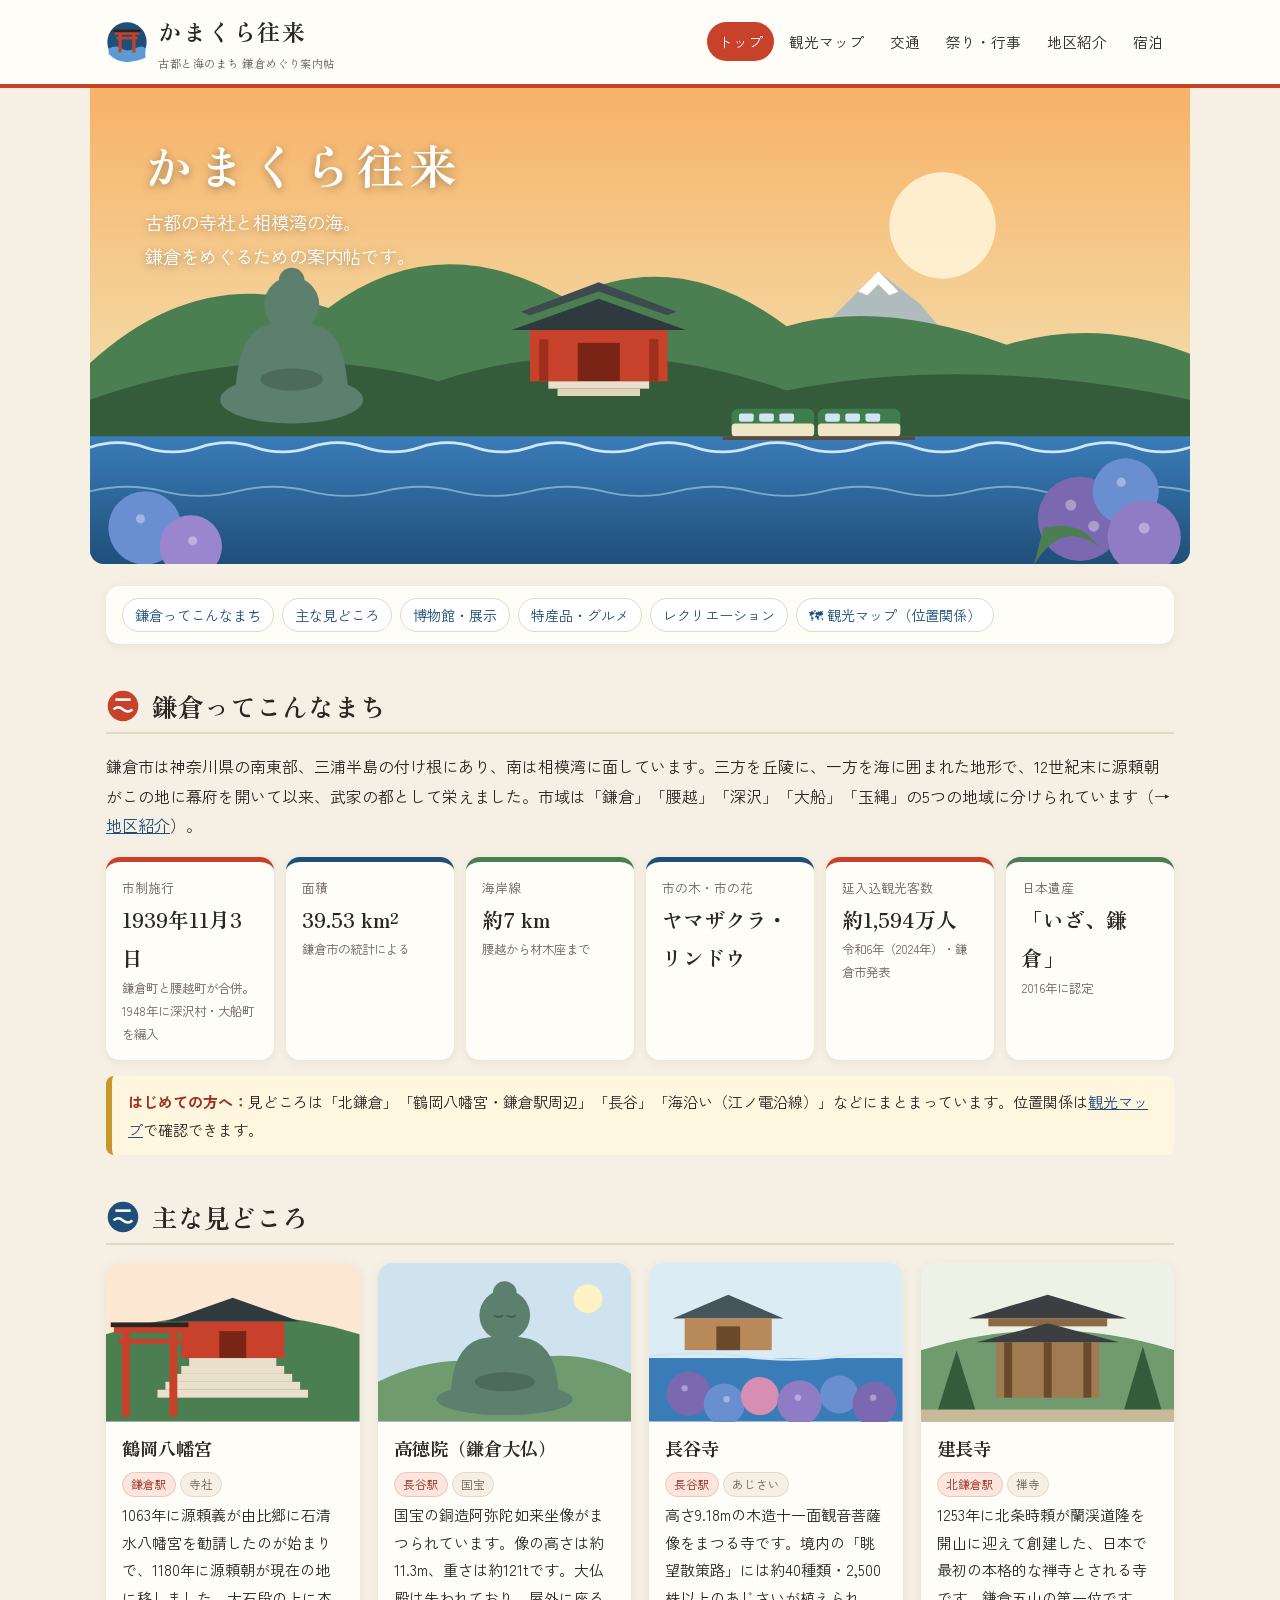
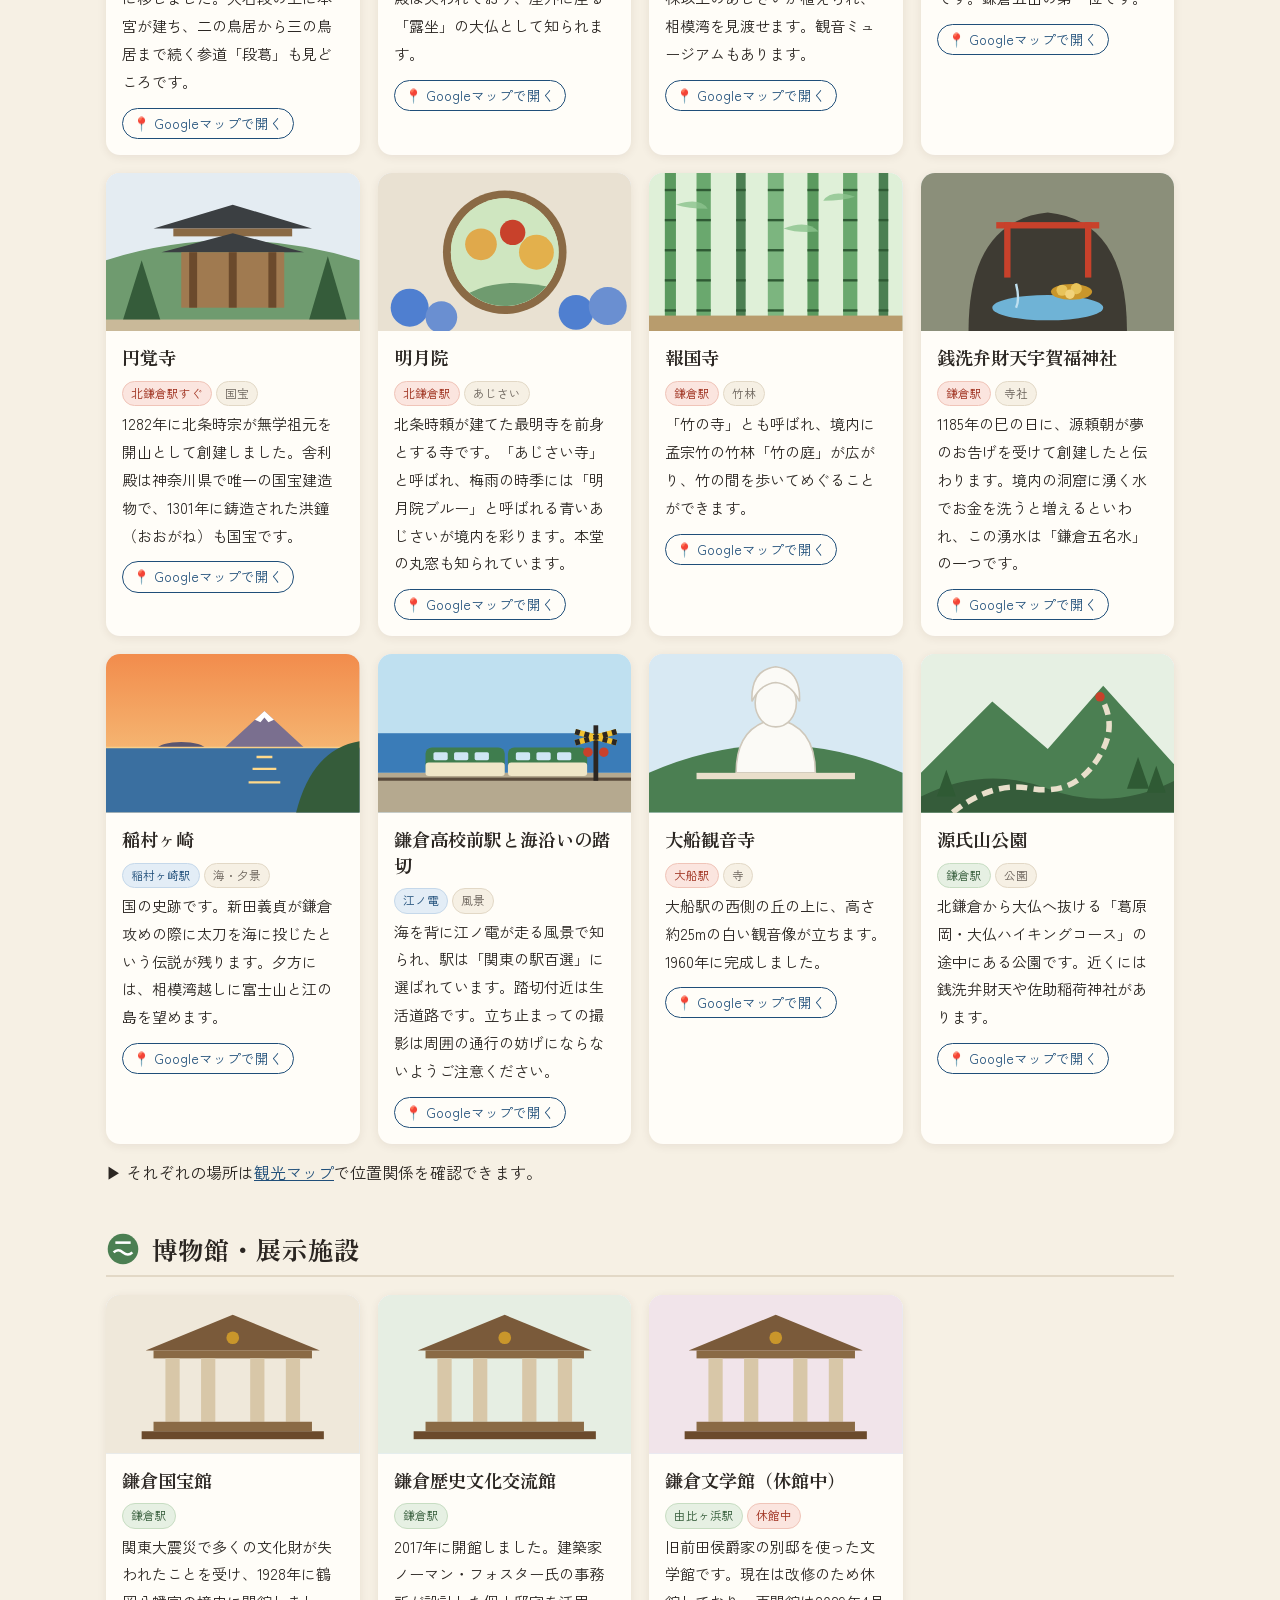
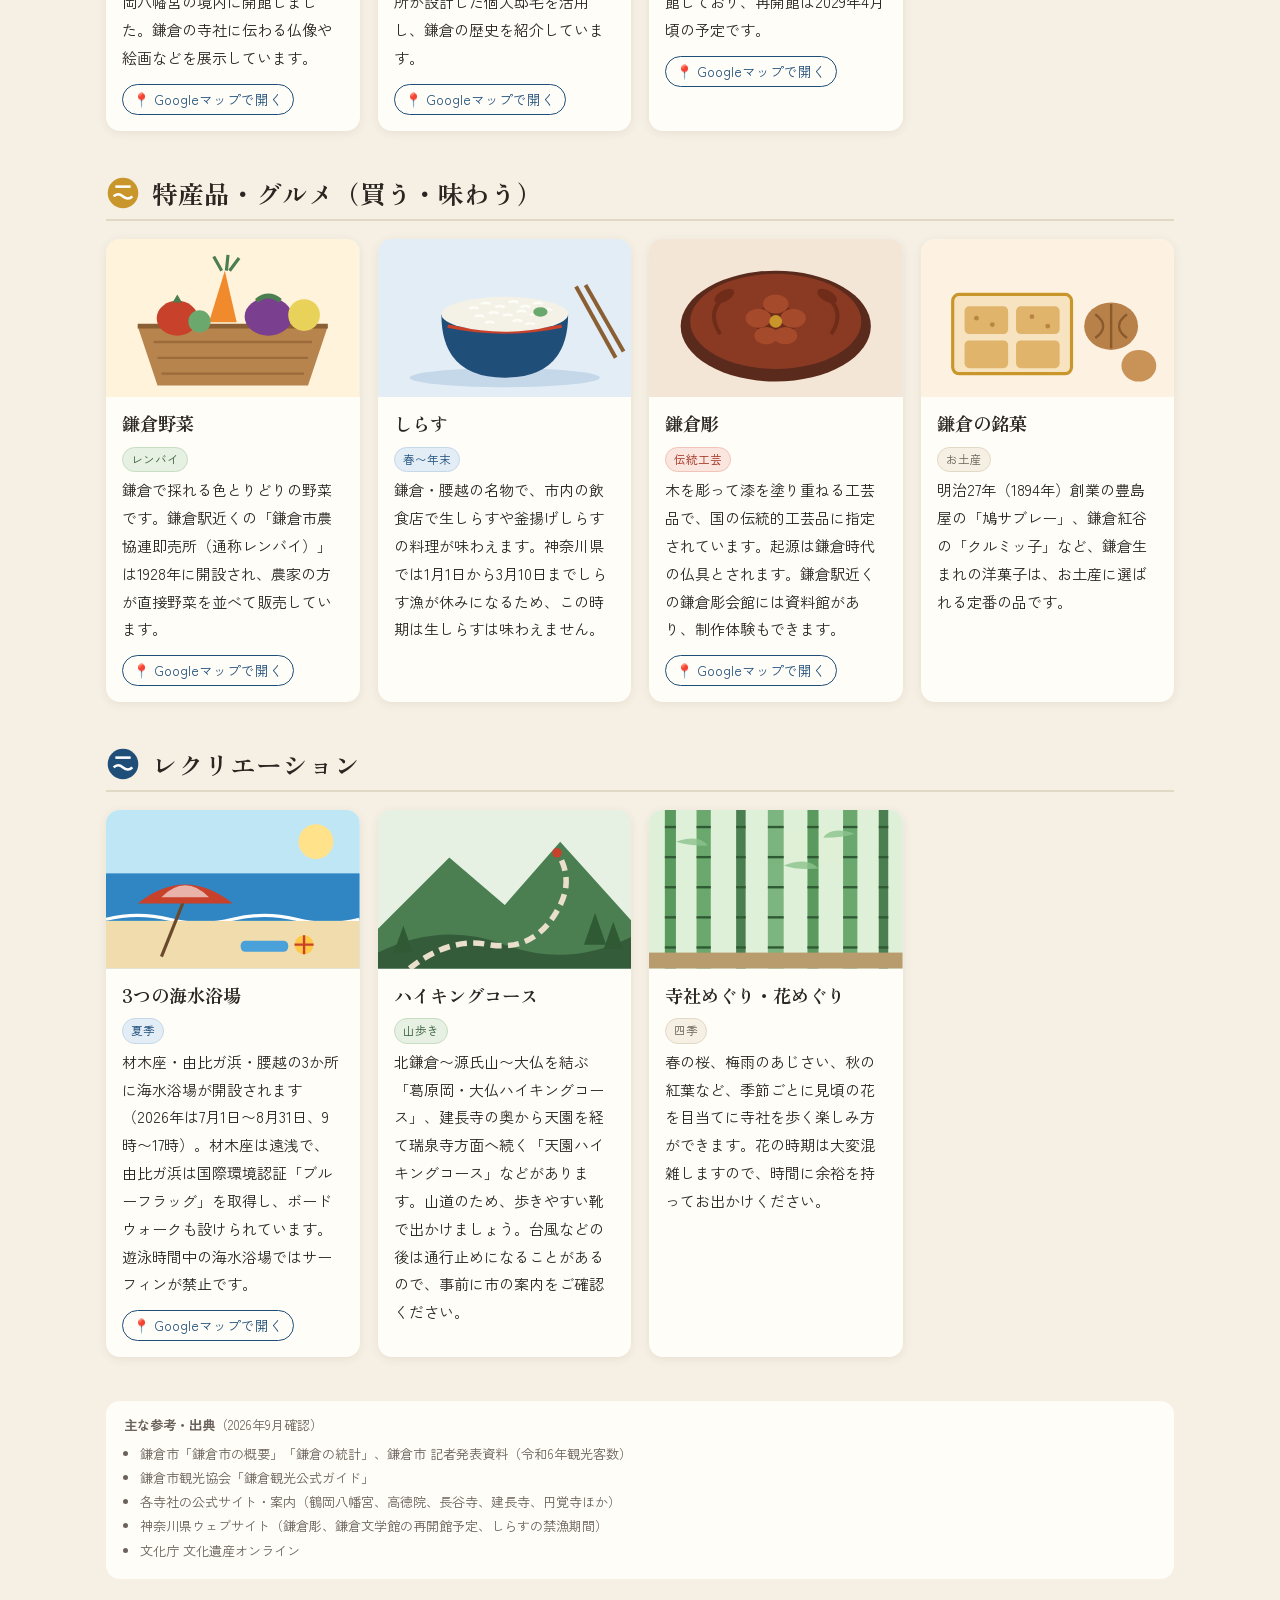
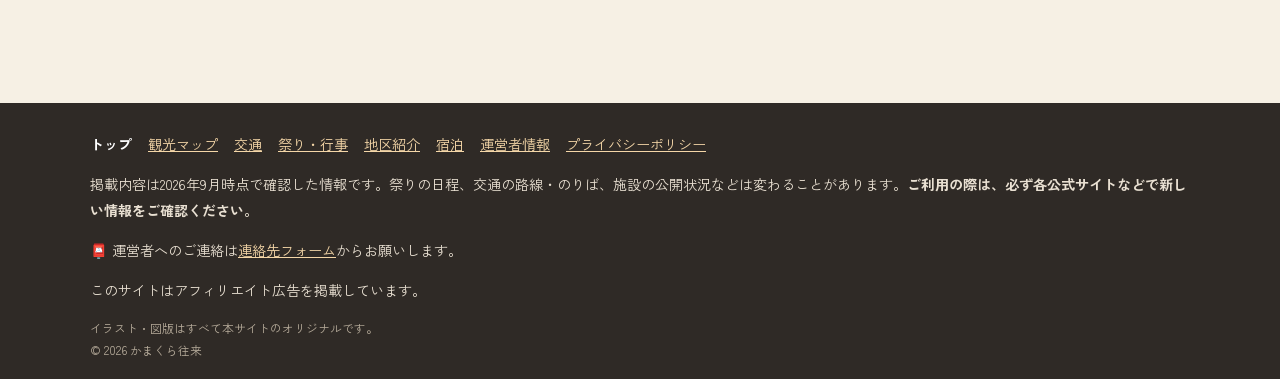
<file: index.html>
<!DOCTYPE html>
<html lang="ja">
<head>
<meta charset="UTF-8">
<meta name="viewport" content="width=device-width, initial-scale=1">
<title>鎌倉市の観光・特産品・レクリエーション案内｜かまくら往来</title>
<meta name="description" content="鎌倉市の見どころ、特産品、レクリエーションをまとめた案内サイトです。">
<link rel="icon" href="favicon.svg" type="image/svg+xml">
<link rel="preconnect" href="https://fonts.googleapis.com">
<link rel="preconnect" href="https://fonts.gstatic.com" crossorigin>
<link href="https://fonts.googleapis.com/css2?family=Zen+Kaku+Gothic+New:wght@400;700&family=Zen+Old+Mincho:wght@600;700&display=swap" rel="stylesheet">
<link rel="stylesheet" href="style.css">
</head>
<body>
<header class="site-header"><div class="header-inner">
<a class="logo" href="index.html"><svg viewBox="0 0 64 64" xmlns="http://www.w3.org/2000/svg" role="img" aria-label="かまくら往来ロゴ"><title>かまくら往来ロゴ</title>
<circle cx="32" cy="32" r="30" fill="#1f4e79"/>
<path d="M4 42 Q16 36 24 42 T44 42 T60 42 V56 Q46 62 32 62 Q14 62 4 50Z" fill="#5c9bd1"/>
<rect x="13" y="16" width="38" height="5" rx="2" fill="#c8412b"/>
<rect x="16" y="24" width="32" height="4" fill="#c8412b"/>
<rect x="19" y="18" width="5" height="30" fill="#c8412b"/>
<rect x="40" y="18" width="5" height="30" fill="#c8412b"/>
<rect x="11" y="13" width="42" height="4" rx="2" fill="#2b2622"/>
</svg><span class="logo-text">かまくら往来<span class="logo-sub">古都と海のまち 鎌倉めぐり案内帖</span></span></a>
<nav class="gnav" aria-label="メインメニュー"><ul><li><a href="index.html" aria-current="page">トップ</a></li><li><a href="map.html">観光マップ</a></li><li><a href="kotsu.html">交通</a></li><li><a href="matsuri.html">祭り・行事</a></li><li><a href="areas.html">地区紹介</a></li><li><a href="shukuhaku.html">宿泊</a></li></ul></nav>
</div></header>
<!-- PR表記（ステマ規制・楽天アフィリエイトの規約対応）：広告が実際に表示されたときだけ出ます -->
<div class="pr-top" id="pr-top" role="note" hidden style="background:#fff;border-bottom:1px solid #e6dfd2;"><p style="max-width:1100px;margin:0 auto;padding:7px 16px;text-align:left;font-size:14px;line-height:1.6;color:#333;font-weight:500;"><b style="display:inline-block;background:#8a3a1d;color:#fff;border-radius:4px;padding:0 8px;margin-right:8px;font-size:12px;line-height:1.7;vertical-align:1px;">PR</b>このページには広告を含みます</p></div>
<script>(function(){var n=document.getElementById("pr-top");if(!n)return;function on(e){if(e.classList.contains("is-empty")||!e.getClientRects().length)return false;var c=getComputedStyle(e);if(c.display==="none"||c.visibility==="hidden")return false;return !!e.querySelector("a[href],iframe,img")}function chk(){var s=document.querySelectorAll("[data-ad-slot],.ad-frame");for(var i=0;i<s.length;i++){if(on(s[i])){n.hidden=false;if(mo)mo.disconnect();return}}}var mo=window.MutationObserver?new MutationObserver(function(){clearTimeout(t);t=setTimeout(chk,100)}):null,t;document.addEventListener("DOMContentLoaded",function(){chk();if(mo)mo.observe(document.body,{subtree:true,childList:true,attributes:true,attributeFilter:["hidden","class","style"]})});window.addEventListener("load",chk)})();</script>

<main>
<div class="hero"><svg viewBox="0 0 1200 520" xmlns="http://www.w3.org/2000/svg" role="img" aria-label="鎌倉の山と海、社殿と大仏、電車を描いたイラスト"><title>鎌倉の山と海、社殿と大仏、電車を描いたイラスト</title>
<defs>
 <linearGradient id="hsky" x1="0" y1="0" x2="0" y2="1"><stop offset="0" stop-color="#f7b267"/><stop offset=".55" stop-color="#f4d6a0"/><stop offset="1" stop-color="#bfe0f0"/></linearGradient>
 <linearGradient id="hsea" x1="0" y1="0" x2="0" y2="1"><stop offset="0" stop-color="#3a7cb8"/><stop offset="1" stop-color="#1f4e79"/></linearGradient>
</defs>
<rect width="1200" height="520" fill="url(#hsky)"/>
<circle cx="930" cy="150" r="58" fill="#fff3d6" opacity=".9"/>
<path d="M760 300 L860 200 L905 235 L960 300Z" fill="#9fb7c9" opacity=".8"/>
<path d="M838 222 L860 200 L882 222 L872 226 L860 214 L848 226Z" fill="#fff"/>
<path d="M0 300 Q120 190 260 240 Q380 150 520 230 Q640 170 760 260 Q860 230 1000 280 Q1100 250 1200 290 V380 H0Z" fill="#4b7f52"/>
<path d="M0 340 Q200 270 380 320 Q560 260 760 330 Q960 290 1200 340 V400 H0Z" fill="#355c3a"/>
<!-- 楼門（朱塗りの社殿を簡略化） -->
<g transform="translate(470 222)">
 <rect x="10" y="40" width="150" height="58" fill="#c8412b"/>
 <path d="M-10 42 L85 8 L180 42Z" fill="#2f3a3f"/>
 <path d="M0 22 L85 -10 L170 22 L160 26 L85 0 L10 26Z" fill="#3d4a50"/>
 <rect x="62" y="56" width="46" height="42" fill="#7a2415"/>
 <rect x="20" y="52" width="10" height="46" fill="#9e2f1d"/><rect x="140" y="52" width="10" height="46" fill="#9e2f1d"/>
 <rect x="30" y="98" width="110" height="8" fill="#e9dfcb"/>
 <rect x="40" y="106" width="90" height="8" fill="#e0d4bb"/>
</g>
<!-- 大仏のシルエット（露坐の坐像を簡略化） -->
<g transform="translate(150 190)" fill="#5d7f6e">
 <ellipse cx="70" cy="150" rx="78" ry="26"/>
 <path d="M8 150 Q10 80 40 70 Q70 60 100 70 Q130 80 132 150Z"/>
 <circle cx="70" cy="46" r="30"/>
 <circle cx="70" cy="20" r="14"/>
 <ellipse cx="70" cy="128" rx="34" ry="12" fill="#4c6b5b"/>
</g>
<rect x="0" y="380" width="1200" height="140" fill="url(#hsea)"/>
<path d="M0 392 Q30 382 60 392 T120 392 T180 392 T240 392 T300 392 T360 392 T420 392 T480 392 T540 392 T600 392 T660 392 T720 392 T780 392 T840 392 T900 392 T960 392 T1020 392 T1080 392 T1140 392 T1200 392" stroke="#cfe6f5" stroke-width="3" fill="none"/>
<path d="M0 440 Q40 430 80 440 T160 440 T240 440 T320 440 T400 440 T480 440 T560 440 T640 440 T720 440 T800 440 T880 440 T960 440 T1040 440 T1120 440 T1200 440" stroke="#9cc6e4" stroke-width="2" fill="none" opacity=".7"/>
<!-- 海沿いを走る小さな電車（一般的な路面電車の意匠） -->
<g transform="translate(700 350)">
 <rect x="0" y="0" width="90" height="30" rx="7" fill="#3f7d4e"/><rect x="0" y="16" width="90" height="14" rx="4" fill="#efe6c8"/>
 <rect x="94" y="0" width="90" height="30" rx="7" fill="#3f7d4e"/><rect x="94" y="16" width="90" height="14" rx="4" fill="#efe6c8"/>
 <g fill="#cfe6f5"><rect x="8" y="5" width="16" height="9" rx="2"/><rect x="30" y="5" width="16" height="9" rx="2"/><rect x="52" y="5" width="16" height="9" rx="2"/><rect x="102" y="5" width="16" height="9" rx="2"/><rect x="124" y="5" width="16" height="9" rx="2"/><rect x="146" y="5" width="16" height="9" rx="2"/></g>
 <rect x="-10" y="30" width="210" height="4" fill="#5b4c3d"/>
</g>
<!-- 手前のあじさい -->
<g>
 <circle cx="1080" cy="470" r="46" fill="#7a68b0"/><circle cx="1130" cy="440" r="36" fill="#6a8fd1"/><circle cx="1150" cy="490" r="40" fill="#8f7cc4"/>
 <circle cx="60" cy="480" r="40" fill="#6a8fd1"/><circle cx="110" cy="500" r="34" fill="#9a86cf"/>
 <g fill="#fff" opacity=".35"><circle cx="1070" cy="455" r="6"/><circle cx="1095" cy="478" r="6"/><circle cx="1125" cy="430" r="5"/><circle cx="1150" cy="480" r="6"/><circle cx="55" cy="470" r="5"/><circle cx="112" cy="494" r="5"/></g>
 <path d="M1030 520 Q1060 470 1100 500 Q1080 470 1040 480Z" fill="#4b7f52"/>
</g>
</svg><div class="hero-copy"><h1>かまくら往来</h1><p>古都の寺社と相模湾の海。<br>鎌倉をめぐるための案内帖です。</p></div></div>
<nav class="toc" aria-label="ページ内目次"><ul>
<li><a href="#about">鎌倉ってこんなまち</a></li><li><a href="#spots">主な見どころ</a></li><li><a href="#museum">博物館・展示</a></li>
<li><a href="#tokusan">特産品・グルメ</a></li><li><a href="#rec">レクリエーション</a></li><li><a href="map.html">🗺 観光マップ（位置関係）</a></li></ul></nav>

<section><h2 class="sec-title" id="about"><svg class="mark" viewBox="0 0 40 40" aria-hidden="true"><circle cx="20" cy="20" r="18" fill="#c8412b"/><path d="M9 24 Q14 19 20 24 T31 24" stroke="#fff" stroke-width="3" fill="none"/><rect x="11" y="11" width="18" height="3" fill="#fff"/></svg>鎌倉ってこんなまち</h2>
<p>鎌倉市は神奈川県の南東部、三浦半島の付け根にあり、南は相模湾に面しています。三方を丘陵に、一方を海に囲まれた地形で、12世紀末に源頼朝がこの地に幕府を開いて以来、武家の都として栄えました。市域は「鎌倉」「腰越」「深沢」「大船」「玉縄」の5つの地域に分けられています（→<a href="areas.html">地区紹介</a>）。</p>
<div class="facts">
<div class="fact"><div class="k">市制施行</div><div class="v">1939年11月3日</div><div class="n">鎌倉町と腰越町が合併。1948年に深沢村・大船町を編入</div></div>
<div class="fact"><div class="k">面積</div><div class="v">39.53 km²</div><div class="n">鎌倉市の統計による</div></div>
<div class="fact"><div class="k">海岸線</div><div class="v">約7 km</div><div class="n">腰越から材木座まで</div></div>
<div class="fact"><div class="k">市の木・市の花</div><div class="v">ヤマザクラ・リンドウ</div><div class="n"></div></div>
<div class="fact"><div class="k">延入込観光客数</div><div class="v">約1,594万人</div><div class="n">令和6年（2024年）・鎌倉市発表</div></div>
<div class="fact"><div class="k">日本遺産</div><div class="v">「いざ、鎌倉」</div><div class="n">2016年に認定</div></div>
</div>
<div class="notice"><strong>はじめての方へ：</strong>見どころは「北鎌倉」「鶴岡八幡宮・鎌倉駅周辺」「長谷」「海沿い（江ノ電沿線）」などにまとまっています。位置関係は<a href="map.html">観光マップ</a>で確認できます。</div>
</section>

<section><h2 class="sec-title" id="spots"><svg class="mark" viewBox="0 0 40 40" aria-hidden="true"><circle cx="20" cy="20" r="18" fill="#1f4e79"/><path d="M9 24 Q14 19 20 24 T31 24" stroke="#fff" stroke-width="3" fill="none"/><rect x="11" y="11" width="18" height="3" fill="#fff"/></svg>主な見どころ</h2>
<div class="cards">
<article class="card"><div class="pic"><svg viewBox="0 0 320 200" xmlns="http://www.w3.org/2000/svg" role="img" aria-label="朱塗りの社殿と大石段のイラスト"><title>朱塗りの社殿と大石段のイラスト</title>
<rect width="320" height="200" fill="#fbe7d2"/>
<path d="M0 90 Q160 40 320 90 V200 H0Z" fill="#4b7f52"/>
<g transform="translate(95 40)">
<path d="M-20 34 L65 4 L150 34Z" fill="#2f3a3f"/><rect x="0" y="34" width="130" height="46" fill="#c8412b"/>
<rect x="48" y="46" width="34" height="34" fill="#7a2415"/></g>
<g fill="#e9dfcb"><rect x="105" y="120" width="110" height="10"/><rect x="95" y="130" width="130" height="10"/><rect x="85" y="140" width="150" height="10"/><rect x="75" y="150" width="170" height="10"/><rect x="65" y="160" width="190" height="10"/></g>
<g fill="#c8412b"><rect x="20" y="84" width="10" height="110"/><rect x="80" y="84" width="10" height="110"/><rect x="10" y="80" width="90" height="8"/><rect x="16" y="96" width="78" height="6"/></g>
<rect x="6" y="75" width="98" height="6" fill="#2b2622"/>
</svg></div><div class="body"><h3>鶴岡八幡宮</h3><div><span class="tag shu">鎌倉駅</span><span class="tag ">寺社</span></div><p>1063年に源頼義が由比郷に石清水八幡宮を勧請したのが始まりで、1180年に源頼朝が現在の地に移しました。大石段の上に本宮が建ち、二の鳥居から三の鳥居まで続く参道「段葛」も見どころです。</p><a class="maplink" href="https://www.google.com/maps/search/?api=1&query=%E9%B6%B4%E5%B2%A1%E5%85%AB%E5%B9%A1%E5%AE%AE" target="_blank" rel="noopener noreferrer">📍 Googleマップで開く<span class="sr">（外部サイト・新しいタブで開きます）</span></a></div></article>
<article class="card"><div class="pic"><svg viewBox="0 0 320 200" xmlns="http://www.w3.org/2000/svg" role="img" aria-label="大仏のイラスト"><title>大仏のイラスト</title>
<rect width="320" height="200" fill="#cfe3ef"/>
<path d="M0 150 Q80 110 160 130 Q240 100 320 140 V200 H0Z" fill="#6f9b6f"/>
<g fill="#5d7f6e"><ellipse cx="160" cy="172" rx="86" ry="20"/>
<path d="M92 172 Q92 108 128 96 Q160 88 192 96 Q228 108 228 172Z"/>
<circle cx="160" cy="66" r="32"/><circle cx="160" cy="38" r="15"/></g>
<ellipse cx="160" cy="150" rx="38" ry="12" fill="#4c6b5b"/>
<path d="M146 66 Q152 70 158 66 M162 66 Q168 70 174 66" stroke="#3e5a4b" stroke-width="2" fill="none"/>
<circle cx="265" cy="45" r="18" fill="#fff3c4"/>
</svg></div><div class="body"><h3>高徳院（鎌倉大仏）</h3><div><span class="tag shu">長谷駅</span><span class="tag ">国宝</span></div><p>国宝の銅造阿弥陀如来坐像がまつられています。像の高さは約11.3m、重さは約121tです。大仏殿は失われており、屋外に座る「露坐」の大仏として知られます。</p><a class="maplink" href="https://www.google.com/maps/search/?api=1&query=%E9%AB%98%E5%BE%B3%E9%99%A2%20%E9%8E%8C%E5%80%89%E5%A4%A7%E4%BB%8F" target="_blank" rel="noopener noreferrer">📍 Googleマップで開く<span class="sr">（外部サイト・新しいタブで開きます）</span></a></div></article>
<article class="card"><div class="pic"><svg viewBox="0 0 320 200" xmlns="http://www.w3.org/2000/svg" role="img" aria-label="海を望む寺とあじさいのイラスト"><title>海を望む寺とあじさいのイラスト</title>
<rect width="320" height="200" fill="#dcecf5"/>
<rect y="120" width="320" height="80" fill="#3a7cb8"/>
<path d="M0 118 Q60 110 120 118 T240 118 T320 118" stroke="#cfe6f5" stroke-width="3" fill="none"/>
<g transform="translate(40 40)"><path d="M-10 30 L60 0 L130 30Z" fill="#46545b"/><rect x="5" y="30" width="110" height="40" fill="#b88a5a"/><rect x="45" y="40" width="30" height="30" fill="#6b4a2c"/></g>
<g><circle cx="50" cy="165" r="28" fill="#7a68b0"/><circle cx="95" cy="178" r="26" fill="#6a8fd1"/><circle cx="140" cy="168" r="24" fill="#d68fb2"/><circle cx="190" cy="176" r="28" fill="#8f7cc4"/><circle cx="240" cy="166" r="24" fill="#6a8fd1"/><circle cx="285" cy="178" r="28" fill="#7a68b0"/></g>
<g fill="#fff" opacity=".35"><circle cx="45" cy="158" r="4"/><circle cx="98" cy="172" r="4"/><circle cx="188" cy="170" r="4"/><circle cx="283" cy="170" r="4"/></g>
</svg></div><div class="body"><h3>長谷寺</h3><div><span class="tag shu">長谷駅</span><span class="tag ">あじさい</span></div><p>高さ9.18mの木造十一面観音菩薩像をまつる寺です。境内の「眺望散策路」には約40種類・2,500株以上のあじさいが植えられ、相模湾を見渡せます。観音ミュージアムもあります。</p><a class="maplink" href="https://www.google.com/maps/search/?api=1&query=%E9%95%B7%E8%B0%B7%E5%AF%BA%20%E9%8E%8C%E5%80%89" target="_blank" rel="noopener noreferrer">📍 Googleマップで開く<span class="sr">（外部サイト・新しいタブで開きます）</span></a></div></article>
<article class="card"><div class="pic"><svg viewBox="0 0 320 200" xmlns="http://www.w3.org/2000/svg" role="img" aria-label="禅寺の山門と松のイラスト"><title>禅寺の山門と松のイラスト</title>
<rect width="320" height="200" fill="#eef1e6"/>
<path d="M0 110 Q160 60 320 110 V200 H0Z" fill="#6f9b6f"/>
<g transform="translate(80 40)">
<path d="M-20 30 L80 0 L180 30Z" fill="#3b3f42"/><rect x="5" y="30" width="150" height="10" fill="#8a6a45"/>
<path d="M-10 60 L80 36 L170 60Z" fill="#3b3f42"/>
<rect x="15" y="60" width="130" height="70" fill="#a07a50"/>
<g fill="#6b4a2c"><rect x="25" y="60" width="10" height="70"/><rect x="75" y="60" width="10" height="70"/><rect x="125" y="60" width="10" height="70"/></g></g>
<g fill="#355c3a"><path d="M20 190 L45 110 L70 190Z"/><path d="M255 190 L280 105 L305 190Z"/></g>
<rect y="185" width="320" height="15" fill="#c9b999"/>
</svg></div><div class="body"><h3>建長寺</h3><div><span class="tag shu">北鎌倉駅</span><span class="tag ">禅寺</span></div><p>1253年に北条時頼が蘭渓道隆を開山に迎えて創建した、日本で最初の本格的な禅寺とされる寺です。鎌倉五山の第一位です。</p><a class="maplink" href="https://www.google.com/maps/search/?api=1&query=%E5%BB%BA%E9%95%B7%E5%AF%BA%20%E9%8E%8C%E5%80%89" target="_blank" rel="noopener noreferrer">📍 Googleマップで開く<span class="sr">（外部サイト・新しいタブで開きます）</span></a></div></article>
<article class="card"><div class="pic"><svg viewBox="0 0 320 200" xmlns="http://www.w3.org/2000/svg" role="img" aria-label="禅寺の山門と松のイラスト"><title>禅寺の山門と松のイラスト</title>
<rect width="320" height="200" fill="#e4ecf2"/>
<path d="M0 110 Q160 60 320 110 V200 H0Z" fill="#6f9b6f"/>
<g transform="translate(80 40)">
<path d="M-20 30 L80 0 L180 30Z" fill="#3b3f42"/><rect x="5" y="30" width="150" height="10" fill="#8a6a45"/>
<path d="M-10 60 L80 36 L170 60Z" fill="#3b3f42"/>
<rect x="15" y="60" width="130" height="70" fill="#a07a50"/>
<g fill="#6b4a2c"><rect x="25" y="60" width="10" height="70"/><rect x="75" y="60" width="10" height="70"/><rect x="125" y="60" width="10" height="70"/></g></g>
<g fill="#355c3a"><path d="M20 190 L45 110 L70 190Z"/><path d="M255 190 L280 105 L305 190Z"/></g>
<rect y="185" width="320" height="15" fill="#c9b999"/>
</svg></div><div class="body"><h3>円覚寺</h3><div><span class="tag shu">北鎌倉駅すぐ</span><span class="tag ">国宝</span></div><p>1282年に北条時宗が無学祖元を開山として創建しました。舎利殿は神奈川県で唯一の国宝建造物で、1301年に鋳造された洪鐘（おおがね）も国宝です。</p><a class="maplink" href="https://www.google.com/maps/search/?api=1&query=%E5%86%86%E8%A6%9A%E5%AF%BA%20%E9%8E%8C%E5%80%89" target="_blank" rel="noopener noreferrer">📍 Googleマップで開く<span class="sr">（外部サイト・新しいタブで開きます）</span></a></div></article>
<article class="card"><div class="pic"><svg viewBox="0 0 320 200" xmlns="http://www.w3.org/2000/svg" role="img" aria-label="丸窓と庭、青いあじさいのイラスト"><title>丸窓と庭、青いあじさいのイラスト</title>
<rect width="320" height="200" fill="#e9e1d2"/>
<circle cx="160" cy="100" r="78" fill="#8a6a45"/>
<circle cx="160" cy="100" r="68" fill="#d9ecc9"/>
<clipPath id="rw"><circle cx="160" cy="100" r="68"/></clipPath>
<g clip-path="url(#rw)"><rect x="80" y="30" width="160" height="140" fill="#cfe6c0"/>
<path d="M90 170 Q140 120 240 150 V170Z" fill="#6f9b6f"/>
<circle cx="130" cy="90" r="20" fill="#e0a94b"/><circle cx="170" cy="75" r="16" fill="#c8412b"/><circle cx="200" cy="100" r="22" fill="#e3b04c"/></g>
<g><circle cx="40" cy="170" r="24" fill="#4f7fd0"/><circle cx="80" cy="182" r="20" fill="#6a8fd1"/><circle cx="250" cy="176" r="22" fill="#4f7fd0"/><circle cx="290" cy="168" r="24" fill="#6a8fd1"/></g>
</svg></div><div class="body"><h3>明月院</h3><div><span class="tag shu">北鎌倉駅</span><span class="tag ">あじさい</span></div><p>北条時頼が建てた最明寺を前身とする寺です。「あじさい寺」と呼ばれ、梅雨の時季には「明月院ブルー」と呼ばれる青いあじさいが境内を彩ります。本堂の丸窓も知られています。</p><a class="maplink" href="https://www.google.com/maps/search/?api=1&query=%E6%98%8E%E6%9C%88%E9%99%A2%20%E9%8E%8C%E5%80%89" target="_blank" rel="noopener noreferrer">📍 Googleマップで開く<span class="sr">（外部サイト・新しいタブで開きます）</span></a></div></article>
<article class="card"><div class="pic"><svg viewBox="0 0 320 200" xmlns="http://www.w3.org/2000/svg" role="img" aria-label="竹林のイラスト"><title>竹林のイラスト</title><rect width="320" height="200" fill="#dff0d8"/><rect x="20" y="0" width="14" height="200" fill="#5b9a5f"/><rect x="20" y="20" width="14" height="3" fill="#2f5a34"/><rect x="20" y="58" width="14" height="3" fill="#2f5a34"/><rect x="20" y="96" width="14" height="3" fill="#2f5a34"/><rect x="20" y="134" width="14" height="3" fill="#2f5a34"/><rect x="20" y="172" width="14" height="3" fill="#2f5a34"/><rect x="60" y="0" width="18" height="200" fill="#6aa86e"/><rect x="60" y="20" width="18" height="3" fill="#2f5a34"/><rect x="60" y="58" width="18" height="3" fill="#2f5a34"/><rect x="60" y="96" width="18" height="3" fill="#2f5a34"/><rect x="60" y="134" width="18" height="3" fill="#2f5a34"/><rect x="60" y="172" width="18" height="3" fill="#2f5a34"/><rect x="110" y="0" width="12" height="200" fill="#4b7f52"/><rect x="110" y="20" width="12" height="3" fill="#2f5a34"/><rect x="110" y="58" width="12" height="3" fill="#2f5a34"/><rect x="110" y="96" width="12" height="3" fill="#2f5a34"/><rect x="110" y="134" width="12" height="3" fill="#2f5a34"/><rect x="110" y="172" width="12" height="3" fill="#2f5a34"/><rect x="150" y="0" width="20" height="200" fill="#7cb57f"/><rect x="150" y="20" width="20" height="3" fill="#2f5a34"/><rect x="150" y="58" width="20" height="3" fill="#2f5a34"/><rect x="150" y="96" width="20" height="3" fill="#2f5a34"/><rect x="150" y="134" width="20" height="3" fill="#2f5a34"/><rect x="150" y="172" width="20" height="3" fill="#2f5a34"/><rect x="200" y="0" width="14" height="200" fill="#5b9a5f"/><rect x="200" y="20" width="14" height="3" fill="#2f5a34"/><rect x="200" y="58" width="14" height="3" fill="#2f5a34"/><rect x="200" y="96" width="14" height="3" fill="#2f5a34"/><rect x="200" y="134" width="14" height="3" fill="#2f5a34"/><rect x="200" y="172" width="14" height="3" fill="#2f5a34"/><rect x="245" y="0" width="18" height="200" fill="#6aa86e"/><rect x="245" y="20" width="18" height="3" fill="#2f5a34"/><rect x="245" y="58" width="18" height="3" fill="#2f5a34"/><rect x="245" y="96" width="18" height="3" fill="#2f5a34"/><rect x="245" y="134" width="18" height="3" fill="#2f5a34"/><rect x="245" y="172" width="18" height="3" fill="#2f5a34"/><rect x="290" y="0" width="12" height="200" fill="#4b7f52"/><rect x="290" y="20" width="12" height="3" fill="#2f5a34"/><rect x="290" y="58" width="12" height="3" fill="#2f5a34"/><rect x="290" y="96" width="12" height="3" fill="#2f5a34"/><rect x="290" y="134" width="12" height="3" fill="#2f5a34"/><rect x="290" y="172" width="12" height="3" fill="#2f5a34"/><g fill="#8cc48e" opacity=".8"><path d="M34 40 q30 -10 40 5 q-25 0 -40 -5z"/><path d="M170 70 q30 -12 44 4 q-28 2 -44 -4z"/><path d="M260 30 q-30 -10 -40 5 q25 0 40 -5z"/></g><rect y="180" width="320" height="20" fill="#b89c6d"/></svg></div><div class="body"><h3>報国寺</h3><div><span class="tag shu">鎌倉駅</span><span class="tag ">竹林</span></div><p>「竹の寺」とも呼ばれ、境内に孟宗竹の竹林「竹の庭」が広がり、竹の間を歩いてめぐることができます。</p><a class="maplink" href="https://www.google.com/maps/search/?api=1&query=%E5%A0%B1%E5%9B%BD%E5%AF%BA%20%E9%8E%8C%E5%80%89" target="_blank" rel="noopener noreferrer">📍 Googleマップで開く<span class="sr">（外部サイト・新しいタブで開きます）</span></a></div></article>
<article class="card"><div class="pic"><svg viewBox="0 0 320 200" xmlns="http://www.w3.org/2000/svg" role="img" aria-label="洞窟の湧き水と、ざるに入った硬貨のイラスト"><title>洞窟の湧き水と、ざるに入った硬貨のイラスト</title>
<rect width="320" height="200" fill="#e7efe4"/>
<path d="M0 0 H320 V200 H0Z" fill="#8b8f7a"/>
<path d="M60 200 Q60 60 160 50 Q260 60 260 200Z" fill="#3e3b33"/>
<g fill="#c8412b"><rect x="95" y="62" width="130" height="8"/><rect x="105" y="62" width="8" height="70"/><rect x="207" y="62" width="8" height="70"/></g>
<ellipse cx="160" cy="170" rx="70" ry="16" fill="#6fb3d6"/>
<path d="M120 140 q5 20 0 30" stroke="#bfe0f0" stroke-width="3" fill="none"/>
<g><ellipse cx="190" cy="150" rx="26" ry="10" fill="#c9962b"/><circle cx="178" cy="148" r="7" fill="#e8c35a"/><circle cx="196" cy="146" r="7" fill="#e8c35a"/><circle cx="188" cy="153" r="6" fill="#f1d27a"/></g>
</svg></div><div class="body"><h3>銭洗弁財天宇賀福神社</h3><div><span class="tag shu">鎌倉駅</span><span class="tag ">寺社</span></div><p>1185年の巳の日に、源頼朝が夢のお告げを受けて創建したと伝わります。境内の洞窟に湧く水でお金を洗うと増えるといわれ、この湧水は「鎌倉五名水」の一つです。</p><a class="maplink" href="https://www.google.com/maps/search/?api=1&query=%E9%8A%AD%E6%B4%97%E5%BC%81%E8%B2%A1%E5%A4%A9%E5%AE%87%E8%B3%80%E7%A6%8F%E7%A5%9E%E7%A4%BE" target="_blank" rel="noopener noreferrer">📍 Googleマップで開く<span class="sr">（外部サイト・新しいタブで開きます）</span></a></div></article>
<article class="card"><div class="pic"><svg viewBox="0 0 320 200" xmlns="http://www.w3.org/2000/svg" role="img" aria-label="夕日と富士山、島影、岬のイラスト"><title>夕日と富士山、島影、岬のイラスト</title>
<defs><linearGradient id="ss" x1="0" y1="0" x2="0" y2="1"><stop offset="0" stop-color="#f28c4c"/><stop offset="1" stop-color="#f7d08a"/></linearGradient></defs>
<rect width="320" height="200" fill="url(#ss)"/>
<circle cx="200" cy="112" r="22" fill="#fff2c7"/>
<path d="M150 118 L200 72 L250 118Z" fill="#7a6f8f"/><path d="M188 83 L200 72 L212 83 L205 86 L200 80 L195 86Z" fill="#fff"/>
<ellipse cx="95" cy="120" rx="30" ry="9" fill="#5b5670"/>
<rect y="118" width="320" height="82" fill="#3a6fa0"/>
<path d="M0 118 H320" stroke="#f7d08a" stroke-width="2"/>
<path d="M190 130 h20 M185 145 h30 M180 162 h40" stroke="#ffd98a" stroke-width="3"/>
<path d="M240 200 Q260 120 320 110 V200Z" fill="#355c3a"/>
</svg></div><div class="body"><h3>稲村ヶ崎</h3><div><span class="tag ai">稲村ヶ崎駅</span><span class="tag ">海・夕景</span></div><p>国の史跡です。新田義貞が鎌倉攻めの際に太刀を海に投じたという伝説が残ります。夕方には、相模湾越しに富士山と江の島を望めます。</p><a class="maplink" href="https://www.google.com/maps/search/?api=1&query=%E7%A8%B2%E6%9D%91%E3%83%B6%E5%B4%8E" target="_blank" rel="noopener noreferrer">📍 Googleマップで開く<span class="sr">（外部サイト・新しいタブで開きます）</span></a></div></article>
<article class="card"><div class="pic"><svg viewBox="0 0 320 200" xmlns="http://www.w3.org/2000/svg" role="img" aria-label="海沿いの踏切と電車のイラスト"><title>海沿いの踏切と電車のイラスト</title>
<rect width="320" height="200" fill="#bfe0f0"/>
<rect y="100" width="320" height="50" fill="#3a7cb8"/>
<rect y="150" width="320" height="50" fill="#b5a98f"/>
<g transform="translate(60 118)">
<rect width="100" height="36" rx="8" fill="#3f7d4e"/><rect y="19" width="100" height="17" rx="4" fill="#efe6c8"/>
<rect x="104" width="100" height="36" rx="8" fill="#3f7d4e"/><rect x="104" y="19" width="100" height="17" rx="4" fill="#efe6c8"/>
<g fill="#cfe6f5"><rect x="10" y="6" width="18" height="10" rx="2"/><rect x="36" y="6" width="18" height="10" rx="2"/><rect x="62" y="6" width="18" height="10" rx="2"/><rect x="114" y="6" width="18" height="10" rx="2"/><rect x="140" y="6" width="18" height="10" rx="2"/><rect x="166" y="6" width="18" height="10" rx="2"/></g></g>
<rect y="156" width="320" height="4" fill="#5b4c3d"/>
<g transform="translate(275 90)"><rect x="-3" width="6" height="70" fill="#2b2622"/>
<path d="M-26 8 L26 22 M-26 22 L26 8" stroke="#f2c230" stroke-width="7"/><path d="M-26 8 L26 22 M-26 22 L26 8" stroke="#2b2622" stroke-width="7" stroke-dasharray="6 6"/>
<circle cx="-10" cy="34" r="6" fill="#c8412b"/><circle cx="10" cy="34" r="6" fill="#c8412b"/></g>
</svg></div><div class="body"><h3>鎌倉高校前駅と海沿いの踏切</h3><div><span class="tag ai">江ノ電</span><span class="tag ">風景</span></div><p>海を背に江ノ電が走る風景で知られ、駅は「関東の駅百選」に選ばれています。踏切付近は生活道路です。立ち止まっての撮影は周囲の通行の妨げにならないようご注意ください。</p><a class="maplink" href="https://www.google.com/maps/search/?api=1&query=%E9%8E%8C%E5%80%89%E9%AB%98%E6%A0%A1%E5%89%8D%E9%A7%85" target="_blank" rel="noopener noreferrer">📍 Googleマップで開く<span class="sr">（外部サイト・新しいタブで開きます）</span></a></div></article>
<article class="card"><div class="pic"><svg viewBox="0 0 320 200" xmlns="http://www.w3.org/2000/svg" role="img" aria-label="丘の上の白い観音像のイラスト"><title>丘の上の白い観音像のイラスト</title>
<rect width="320" height="200" fill="#d8e9f3"/>
<path d="M0 150 Q160 80 320 150 V200 H0Z" fill="#4b7f52"/>
<g fill="#fbfaf6" stroke="#cfc8bb" stroke-width="2">
<path d="M110 150 Q110 90 160 82 Q210 90 210 150Z"/>
<ellipse cx="160" cy="62" rx="26" ry="30"/>
<path d="M130 60 Q128 20 160 16 Q192 20 190 60 Q180 38 160 36 Q140 38 130 60Z"/></g>
<rect x="60" y="150" width="200" height="8" fill="#e9dfcb"/>
</svg></div><div class="body"><h3>大船観音寺</h3><div><span class="tag shu">大船駅</span><span class="tag ">寺</span></div><p>大船駅の西側の丘の上に、高さ約25mの白い観音像が立ちます。1960年に完成しました。</p><a class="maplink" href="https://www.google.com/maps/search/?api=1&query=%E5%A4%A7%E8%88%B9%E8%A6%B3%E9%9F%B3%E5%AF%BA" target="_blank" rel="noopener noreferrer">📍 Googleマップで開く<span class="sr">（外部サイト・新しいタブで開きます）</span></a></div></article>
<article class="card"><div class="pic"><svg viewBox="0 0 320 200" xmlns="http://www.w3.org/2000/svg" role="img" aria-label="山道のハイキングコースのイラスト"><title>山道のハイキングコースのイラスト</title>
<rect width="320" height="200" fill="#e6f0e3"/>
<path d="M0 150 L90 60 L160 120 L230 40 L320 140 V200 H0Z" fill="#4b7f52"/>
<path d="M0 180 Q80 140 160 170 T320 160 V200 H0Z" fill="#355c3a"/>
<path d="M40 200 Q90 160 140 170 Q200 180 230 120 Q245 90 230 60" stroke="#e9dfcb" stroke-width="7" fill="none" stroke-dasharray="14 8"/>
<g fill="#2f5a34"><path d="M260 170 l14 -40 l14 40z"/><path d="M285 175 l12 -34 l12 34z"/><path d="M20 180 l12 -34 l12 34z"/></g>
<circle cx="226" cy="54" r="6" fill="#c8412b"/>
</svg></div><div class="body"><h3>源氏山公園</h3><div><span class="tag take">鎌倉駅</span><span class="tag ">公園</span></div><p>北鎌倉から大仏へ抜ける「葛原岡・大仏ハイキングコース」の途中にある公園です。近くには銭洗弁財天や佐助稲荷神社があります。</p><a class="maplink" href="https://www.google.com/maps/search/?api=1&query=%E6%BA%90%E6%B0%8F%E5%B1%B1%E5%85%AC%E5%9C%92%20%E9%8E%8C%E5%80%89" target="_blank" rel="noopener noreferrer">📍 Googleマップで開く<span class="sr">（外部サイト・新しいタブで開きます）</span></a></div></article>
</div>
<p style="margin-top:14px">▶ それぞれの場所は<a href="map.html">観光マップ</a>で位置関係を確認できます。</p>
</section>

<section><h2 class="sec-title" id="museum"><svg class="mark" viewBox="0 0 40 40" aria-hidden="true"><circle cx="20" cy="20" r="18" fill="#4b7f52"/><path d="M9 24 Q14 19 20 24 T31 24" stroke="#fff" stroke-width="3" fill="none"/><rect x="11" y="11" width="18" height="3" fill="#fff"/></svg>博物館・展示施設</h2>
<div class="cards">
<article class="card"><div class="pic"><svg viewBox="0 0 320 200" xmlns="http://www.w3.org/2000/svg" role="img" aria-label="歴史ある展示館のイラスト"><title>歴史ある展示館のイラスト</title>
<rect width="320" height="200" fill="#efe8da"/>
<path d="M50 70 L160 25 L270 70Z" fill="#7a5a3a"/>
<rect x="60" y="70" width="200" height="10" fill="#8a6a45"/>
<g fill="#d8c7a8"><rect x="75" y="80" width="18" height="80"/><rect x="120" y="80" width="18" height="80"/><rect x="182" y="80" width="18" height="80"/><rect x="227" y="80" width="18" height="80"/></g>
<rect x="60" y="160" width="200" height="12" fill="#8a6a45"/>
<rect x="45" y="172" width="230" height="10" fill="#6b4a2c"/>
<circle cx="160" cy="54" r="8" fill="#c9962b"/>
</svg></div><div class="body"><h3>鎌倉国宝館</h3><div><span class="tag take">鎌倉駅</span></div><p>関東大震災で多くの文化財が失われたことを受け、1928年に鶴岡八幡宮の境内に開館しました。鎌倉の寺社に伝わる仏像や絵画などを展示しています。</p><a class="maplink" href="https://www.google.com/maps/search/?api=1&query=%E9%8E%8C%E5%80%89%E5%9B%BD%E5%AE%9D%E9%A4%A8" target="_blank" rel="noopener noreferrer">📍 Googleマップで開く<span class="sr">（外部サイト・新しいタブで開きます）</span></a></div></article>
<article class="card"><div class="pic"><svg viewBox="0 0 320 200" xmlns="http://www.w3.org/2000/svg" role="img" aria-label="歴史ある展示館のイラスト"><title>歴史ある展示館のイラスト</title>
<rect width="320" height="200" fill="#e6eee3"/>
<path d="M50 70 L160 25 L270 70Z" fill="#7a5a3a"/>
<rect x="60" y="70" width="200" height="10" fill="#8a6a45"/>
<g fill="#d8c7a8"><rect x="75" y="80" width="18" height="80"/><rect x="120" y="80" width="18" height="80"/><rect x="182" y="80" width="18" height="80"/><rect x="227" y="80" width="18" height="80"/></g>
<rect x="60" y="160" width="200" height="12" fill="#8a6a45"/>
<rect x="45" y="172" width="230" height="10" fill="#6b4a2c"/>
<circle cx="160" cy="54" r="8" fill="#c9962b"/>
</svg></div><div class="body"><h3>鎌倉歴史文化交流館</h3><div><span class="tag take">鎌倉駅</span></div><p>2017年に開館しました。建築家ノーマン・フォスター氏の事務所が設計した個人邸宅を活用し、鎌倉の歴史を紹介しています。</p><a class="maplink" href="https://www.google.com/maps/search/?api=1&query=%E9%8E%8C%E5%80%89%E6%AD%B4%E5%8F%B2%E6%96%87%E5%8C%96%E4%BA%A4%E6%B5%81%E9%A4%A8" target="_blank" rel="noopener noreferrer">📍 Googleマップで開く<span class="sr">（外部サイト・新しいタブで開きます）</span></a></div></article>
<article class="card"><div class="pic"><svg viewBox="0 0 320 200" xmlns="http://www.w3.org/2000/svg" role="img" aria-label="歴史ある展示館のイラスト"><title>歴史ある展示館のイラスト</title>
<rect width="320" height="200" fill="#f1e4ea"/>
<path d="M50 70 L160 25 L270 70Z" fill="#7a5a3a"/>
<rect x="60" y="70" width="200" height="10" fill="#8a6a45"/>
<g fill="#d8c7a8"><rect x="75" y="80" width="18" height="80"/><rect x="120" y="80" width="18" height="80"/><rect x="182" y="80" width="18" height="80"/><rect x="227" y="80" width="18" height="80"/></g>
<rect x="60" y="160" width="200" height="12" fill="#8a6a45"/>
<rect x="45" y="172" width="230" height="10" fill="#6b4a2c"/>
<circle cx="160" cy="54" r="8" fill="#c9962b"/>
</svg></div><div class="body"><h3>鎌倉文学館（休館中）</h3><div><span class="tag take">由比ヶ浜駅</span><span class="tag shu">休館中</span></div><p>旧前田侯爵家の別邸を使った文学館です。現在は改修のため休館しており、再開館は2029年4月頃の予定です。</p><a class="maplink" href="https://www.google.com/maps/search/?api=1&query=%E9%8E%8C%E5%80%89%E6%96%87%E5%AD%A6%E9%A4%A8" target="_blank" rel="noopener noreferrer">📍 Googleマップで開く<span class="sr">（外部サイト・新しいタブで開きます）</span></a></div></article>
</div>
</section>

<div class="furusato-grid"><div class="ad-slot" data-ad-slot="furusato1"><span class="ad-label">広告</span><div class="ad-body"><!-- 枠ID: furusato1（広告の内容はGoogleスプレッドシートで設定します） --><span>ふるさと納税 広告枠（furusato1）</span></div></div><div class="ad-slot" data-ad-slot="furusato2"><span class="ad-label">広告</span><div class="ad-body"><!-- 枠ID: furusato2（広告の内容はGoogleスプレッドシートで設定します） --><span>ふるさと納税 広告枠（furusato2）</span></div></div></div>

<section><h2 class="sec-title" id="tokusan"><svg class="mark" viewBox="0 0 40 40" aria-hidden="true"><circle cx="20" cy="20" r="18" fill="#c9962b"/><path d="M9 24 Q14 19 20 24 T31 24" stroke="#fff" stroke-width="3" fill="none"/><rect x="11" y="11" width="18" height="3" fill="#fff"/></svg>特産品・グルメ（買う・味わう）</h2>
<div class="cards">
<article class="card"><div class="pic"><svg viewBox="0 0 320 200" xmlns="http://www.w3.org/2000/svg" role="img" aria-label="かごに盛った色とりどりの野菜のイラスト"><title>かごに盛った色とりどりの野菜のイラスト</title>
<rect width="320" height="200" fill="#fff3dc"/>
<path d="M40 110 H280 L255 185 H65Z" fill="#b8844d"/><path d="M40 110 H280" stroke="#8a5f33" stroke-width="6"/>
<path d="M60 130 H260 M65 150 H255 M70 170 H250" stroke="#9c6b3b" stroke-width="3"/>
<ellipse cx="90" cy="100" rx="26" ry="22" fill="#c8412b"/><path d="M84 80 l6 -10 l6 10" fill="#4b7f52"/>
<path d="M130 105 L150 40 L165 105Z" fill="#f08a2c"/><path d="M146 40 l-10 -18 M152 40 l2 -20 M156 40 l12 -16" stroke="#4b7f52" stroke-width="4"/>
<ellipse cx="205" cy="98" rx="30" ry="24" fill="#7a3f8f"/><path d="M190 78 q15 -12 30 0" stroke="#4b7f52" stroke-width="6" fill="none"/>
<circle cx="250" cy="96" r="20" fill="#e8d25a"/><circle cx="118" cy="104" r="14" fill="#6aa86e"/>
</svg></div><div class="body"><h3>鎌倉野菜</h3><div><span class="tag take">レンバイ</span></div><p>鎌倉で採れる色とりどりの野菜です。鎌倉駅近くの「鎌倉市農協連即売所（通称レンバイ）」は1928年に開設され、農家の方が直接野菜を並べて販売しています。</p><a class="maplink" href="https://www.google.com/maps/search/?api=1&query=%E9%8E%8C%E5%80%89%E5%B8%82%E8%BE%B2%E5%8D%94%E9%80%A3%E5%8D%B3%E5%A3%B2%E6%89%80" target="_blank" rel="noopener noreferrer">📍 Googleマップで開く<span class="sr">（外部サイト・新しいタブで開きます）</span></a></div></article>
<article class="card"><div class="pic"><svg viewBox="0 0 320 200" xmlns="http://www.w3.org/2000/svg" role="img" aria-label="白いしらすをのせたどんぶりのイラスト"><title>白いしらすをのせたどんぶりのイラスト</title><rect width="320" height="200" fill="#e3edf6"/><ellipse cx="160" cy="175" rx="120" ry="12" fill="#c5d8ea"/><path d="M80 95 Q80 175 160 175 Q240 175 240 95Z" fill="#1f4e79"/><path d="M88 110 Q160 125 232 110" stroke="#c8412b" stroke-width="4" fill="none"/><ellipse cx="160" cy="95" rx="80" ry="22" fill="#f4f1e6"/><path d="M115 88 q6 -3 12 0" stroke="#fdfdf8" stroke-width="3" fill="none"/><path d="M130 82 q6 -3 12 0" stroke="#fdfdf8" stroke-width="3" fill="none"/><path d="M148 86 q6 -3 12 0" stroke="#fdfdf8" stroke-width="3" fill="none"/><path d="M165 80 q6 -3 12 0" stroke="#fdfdf8" stroke-width="3" fill="none"/><path d="M180 86 q6 -3 12 0" stroke="#fdfdf8" stroke-width="3" fill="none"/><path d="M196 82 q6 -3 12 0" stroke="#fdfdf8" stroke-width="3" fill="none"/><path d="M122 98 q6 -3 12 0" stroke="#fdfdf8" stroke-width="3" fill="none"/><path d="M140 94 q6 -3 12 0" stroke="#fdfdf8" stroke-width="3" fill="none"/><path d="M158 97 q6 -3 12 0" stroke="#fdfdf8" stroke-width="3" fill="none"/><path d="M175 92 q6 -3 12 0" stroke="#fdfdf8" stroke-width="3" fill="none"/><path d="M192 96 q6 -3 12 0" stroke="#fdfdf8" stroke-width="3" fill="none"/><path d="M208 90 q6 -3 12 0" stroke="#fdfdf8" stroke-width="3" fill="none"/><path d="M135 106 q6 -3 12 0" stroke="#fdfdf8" stroke-width="3" fill="none"/><path d="M170 104 q6 -3 12 0" stroke="#fdfdf8" stroke-width="3" fill="none"/><path d="M186 108 q6 -3 12 0" stroke="#fdfdf8" stroke-width="3" fill="none"/><ellipse cx="205" cy="92" rx="9" ry="6" fill="#6aa86e"/><path d="M250 60 L300 150" stroke="#8a5f33" stroke-width="5"/><path d="M262 58 L310 142" stroke="#8a5f33" stroke-width="5"/></svg></div><div class="body"><h3>しらす</h3><div><span class="tag ai">春〜年末</span></div><p>鎌倉・腰越の名物で、市内の飲食店で生しらすや釜揚げしらすの料理が味わえます。神奈川県では1月1日から3月10日までしらす漁が休みになるため、この時期は生しらすは味わえません。</p></div></article>
<article class="card"><div class="pic"><svg viewBox="0 0 320 200" xmlns="http://www.w3.org/2000/svg" role="img" aria-label="花の文様を彫った朱色の漆塗りの盆のイラスト"><title>花の文様を彫った朱色の漆塗りの盆のイラスト</title>
<rect width="320" height="200" fill="#f3e6d6"/>
<ellipse cx="160" cy="110" rx="120" ry="70" fill="#5a2a1c"/>
<ellipse cx="160" cy="104" rx="108" ry="60" fill="#8a3a22"/>
<g fill="#6e2c19">
<path d="M160 104 m-26 0 a26 22 0 1 0 52 0 a26 22 0 1 0 -52 0"/></g>
<g fill="#a64a2c"><ellipse cx="160" cy="82" rx="16" ry="12"/><ellipse cx="138" cy="100" rx="16" ry="12"/><ellipse cx="182" cy="100" rx="16" ry="12"/><ellipse cx="148" cy="122" rx="15" ry="11"/><ellipse cx="172" cy="122" rx="15" ry="11"/></g>
<circle cx="160" cy="104" r="8" fill="#c9962b"/>
<g fill="none" stroke="#6e2c19" stroke-width="5"><path d="M90 120 q-20 -30 10 -50"/><path d="M230 120 q20 -30 -10 -50"/></g>
<g fill="#6e2c19"><ellipse cx="95" cy="72" rx="14" ry="7" transform="rotate(-30 95 72)"/><ellipse cx="225" cy="72" rx="14" ry="7" transform="rotate(30 225 72)"/></g>
</svg></div><div class="body"><h3>鎌倉彫</h3><div><span class="tag shu">伝統工芸</span></div><p>木を彫って漆を塗り重ねる工芸品で、国の伝統的工芸品に指定されています。起源は鎌倉時代の仏具とされます。鎌倉駅近くの鎌倉彫会館には資料館があり、制作体験もできます。</p><a class="maplink" href="https://www.google.com/maps/search/?api=1&query=%E9%8E%8C%E5%80%89%E5%BD%AB%E4%BC%9A%E9%A4%A8" target="_blank" rel="noopener noreferrer">📍 Googleマップで開く<span class="sr">（外部サイト・新しいタブで開きます）</span></a></div></article>
<article class="card"><div class="pic"><svg viewBox="0 0 320 200" xmlns="http://www.w3.org/2000/svg" role="img" aria-label="箱入りの焼き菓子とくるみのイラスト"><title>箱入りの焼き菓子とくるみのイラスト</title>
<rect width="320" height="200" fill="#fdf2e1"/>
<rect x="40" y="70" width="150" height="100" rx="8" fill="#f7e3c0" stroke="#c9962b" stroke-width="4"/>
<g fill="#e0b46a"><rect x="55" y="85" width="55" height="35" rx="6"/><rect x="120" y="85" width="55" height="35" rx="6"/><rect x="55" y="128" width="55" height="35" rx="6"/><rect x="120" y="128" width="55" height="35" rx="6"/></g>
<g fill="#b98545"><circle cx="70" cy="100" r="3"/><circle cx="90" cy="108" r="3"/><circle cx="140" cy="98" r="3"/><circle cx="160" cy="110" r="3"/></g>
<g><ellipse cx="240" cy="110" rx="34" ry="30" fill="#b9814a"/><path d="M240 82 v56" stroke="#8a5a2c" stroke-width="3"/><path d="M220 95 q20 15 0 30 M260 95 q-20 15 0 30" stroke="#8a5a2c" stroke-width="3" fill="none"/>
<ellipse cx="275" cy="160" rx="22" ry="20" fill="#c99257"/></g>
</svg></div><div class="body"><h3>鎌倉の銘菓</h3><div><span class="tag ">お土産</span></div><p>明治27年（1894年）創業の豊島屋の「鳩サブレー」、鎌倉紅谷の「クルミッ子」など、鎌倉生まれの洋菓子は、お土産に選ばれる定番の品です。</p></div></article>
</div>
</section>

<section><h2 class="sec-title" id="rec"><svg class="mark" viewBox="0 0 40 40" aria-hidden="true"><circle cx="20" cy="20" r="18" fill="#1f4e79"/><path d="M9 24 Q14 19 20 24 T31 24" stroke="#fff" stroke-width="3" fill="none"/><rect x="11" y="11" width="18" height="3" fill="#fff"/></svg>レクリエーション</h2>
<div class="cards">
<article class="card"><div class="pic"><svg viewBox="0 0 320 200" xmlns="http://www.w3.org/2000/svg" role="img" aria-label="海水浴場のパラソルと浮き輪のイラスト"><title>海水浴場のパラソルと浮き輪のイラスト</title>
<rect width="320" height="200" fill="#bfe6f5"/>
<circle cx="265" cy="40" r="22" fill="#ffe28a"/>
<rect y="80" width="320" height="60" fill="#2f86c2"/>
<path d="M0 138 Q40 128 80 138 T160 138 T240 138 T320 138" stroke="#fff" stroke-width="4" fill="none"/>
<rect y="140" width="320" height="60" fill="#f1dcae"/>
<path d="M70 185 L100 110" stroke="#6b4a2c" stroke-width="4"/>
<path d="M40 118 Q100 70 160 118Z" fill="#c8412b"/><path d="M70 110 Q100 80 130 110" fill="#fff" opacity=".6"/>
<rect x="170" y="165" width="60" height="14" rx="6" fill="#4aa0d8"/>
<circle cx="250" cy="170" r="12" fill="#ffc94a"/><path d="M238 170 h24 M250 158 v24" stroke="#c8412b" stroke-width="3"/>
</svg></div><div class="body"><h3>3つの海水浴場</h3><div><span class="tag ai">夏季</span></div><p>材木座・由比ガ浜・腰越の3か所に海水浴場が開設されます（2026年は7月1日〜8月31日、9時〜17時）。材木座は遠浅で、由比ガ浜は国際環境認証「ブルーフラッグ」を取得し、ボードウォークも設けられています。遊泳時間中の海水浴場ではサーフィンが禁止です。</p><a class="maplink" href="https://www.google.com/maps/search/?api=1&query=%E7%94%B1%E6%AF%94%E3%83%B6%E6%B5%9C%E6%B5%B7%E6%B0%B4%E6%B5%B4%E5%A0%B4" target="_blank" rel="noopener noreferrer">📍 Googleマップで開く<span class="sr">（外部サイト・新しいタブで開きます）</span></a></div></article>
<article class="card"><div class="pic"><svg viewBox="0 0 320 200" xmlns="http://www.w3.org/2000/svg" role="img" aria-label="山道のハイキングコースのイラスト"><title>山道のハイキングコースのイラスト</title>
<rect width="320" height="200" fill="#e6f0e3"/>
<path d="M0 150 L90 60 L160 120 L230 40 L320 140 V200 H0Z" fill="#4b7f52"/>
<path d="M0 180 Q80 140 160 170 T320 160 V200 H0Z" fill="#355c3a"/>
<path d="M40 200 Q90 160 140 170 Q200 180 230 120 Q245 90 230 60" stroke="#e9dfcb" stroke-width="7" fill="none" stroke-dasharray="14 8"/>
<g fill="#2f5a34"><path d="M260 170 l14 -40 l14 40z"/><path d="M285 175 l12 -34 l12 34z"/><path d="M20 180 l12 -34 l12 34z"/></g>
<circle cx="226" cy="54" r="6" fill="#c8412b"/>
</svg></div><div class="body"><h3>ハイキングコース</h3><div><span class="tag take">山歩き</span></div><p>北鎌倉〜源氏山〜大仏を結ぶ「葛原岡・大仏ハイキングコース」、建長寺の奥から天園を経て瑞泉寺方面へ続く「天園ハイキングコース」などがあります。山道のため、歩きやすい靴で出かけましょう。台風などの後は通行止めになることがあるので、事前に市の案内をご確認ください。</p></div></article>
<article class="card"><div class="pic"><svg viewBox="0 0 320 200" xmlns="http://www.w3.org/2000/svg" role="img" aria-label="竹林のイラスト"><title>竹林のイラスト</title><rect width="320" height="200" fill="#dff0d8"/><rect x="20" y="0" width="14" height="200" fill="#5b9a5f"/><rect x="20" y="20" width="14" height="3" fill="#2f5a34"/><rect x="20" y="58" width="14" height="3" fill="#2f5a34"/><rect x="20" y="96" width="14" height="3" fill="#2f5a34"/><rect x="20" y="134" width="14" height="3" fill="#2f5a34"/><rect x="20" y="172" width="14" height="3" fill="#2f5a34"/><rect x="60" y="0" width="18" height="200" fill="#6aa86e"/><rect x="60" y="20" width="18" height="3" fill="#2f5a34"/><rect x="60" y="58" width="18" height="3" fill="#2f5a34"/><rect x="60" y="96" width="18" height="3" fill="#2f5a34"/><rect x="60" y="134" width="18" height="3" fill="#2f5a34"/><rect x="60" y="172" width="18" height="3" fill="#2f5a34"/><rect x="110" y="0" width="12" height="200" fill="#4b7f52"/><rect x="110" y="20" width="12" height="3" fill="#2f5a34"/><rect x="110" y="58" width="12" height="3" fill="#2f5a34"/><rect x="110" y="96" width="12" height="3" fill="#2f5a34"/><rect x="110" y="134" width="12" height="3" fill="#2f5a34"/><rect x="110" y="172" width="12" height="3" fill="#2f5a34"/><rect x="150" y="0" width="20" height="200" fill="#7cb57f"/><rect x="150" y="20" width="20" height="3" fill="#2f5a34"/><rect x="150" y="58" width="20" height="3" fill="#2f5a34"/><rect x="150" y="96" width="20" height="3" fill="#2f5a34"/><rect x="150" y="134" width="20" height="3" fill="#2f5a34"/><rect x="150" y="172" width="20" height="3" fill="#2f5a34"/><rect x="200" y="0" width="14" height="200" fill="#5b9a5f"/><rect x="200" y="20" width="14" height="3" fill="#2f5a34"/><rect x="200" y="58" width="14" height="3" fill="#2f5a34"/><rect x="200" y="96" width="14" height="3" fill="#2f5a34"/><rect x="200" y="134" width="14" height="3" fill="#2f5a34"/><rect x="200" y="172" width="14" height="3" fill="#2f5a34"/><rect x="245" y="0" width="18" height="200" fill="#6aa86e"/><rect x="245" y="20" width="18" height="3" fill="#2f5a34"/><rect x="245" y="58" width="18" height="3" fill="#2f5a34"/><rect x="245" y="96" width="18" height="3" fill="#2f5a34"/><rect x="245" y="134" width="18" height="3" fill="#2f5a34"/><rect x="245" y="172" width="18" height="3" fill="#2f5a34"/><rect x="290" y="0" width="12" height="200" fill="#4b7f52"/><rect x="290" y="20" width="12" height="3" fill="#2f5a34"/><rect x="290" y="58" width="12" height="3" fill="#2f5a34"/><rect x="290" y="96" width="12" height="3" fill="#2f5a34"/><rect x="290" y="134" width="12" height="3" fill="#2f5a34"/><rect x="290" y="172" width="12" height="3" fill="#2f5a34"/><g fill="#8cc48e" opacity=".8"><path d="M34 40 q30 -10 40 5 q-25 0 -40 -5z"/><path d="M170 70 q30 -12 44 4 q-28 2 -44 -4z"/><path d="M260 30 q-30 -10 -40 5 q25 0 40 -5z"/></g><rect y="180" width="320" height="20" fill="#b89c6d"/></svg></div><div class="body"><h3>寺社めぐり・花めぐり</h3><div><span class="tag ajisai">四季</span></div><p>春の桜、梅雨のあじさい、秋の紅葉など、季節ごとに見頃の花を目当てに寺社を歩く楽しみ方ができます。花の時期は大変混雑しますので、時間に余裕を持ってお出かけください。</p></div></article>
</div>
</section>

<div class="furusato-grid"><div class="ad-slot" data-ad-slot="furusato3"><span class="ad-label">広告</span><div class="ad-body"><!-- 枠ID: furusato3（広告の内容はGoogleスプレッドシートで設定します） --><span>ふるさと納税 広告枠（furusato3）</span></div></div></div>
<div class="ad-slot" data-ad-slot="ad1"><span class="ad-label">広告</span><div class="ad-body"><!-- 枠ID: ad1（広告の内容はGoogleスプレッドシートで設定します） --><span>広告枠（ad1）</span></div></div>

<section class="sources"><b>主な参考・出典</b>（2026年9月確認）<ul><li>鎌倉市「鎌倉市の概要」「鎌倉の統計」、鎌倉市 記者発表資料（令和6年観光客数）</li><li>鎌倉市観光協会「鎌倉観光公式ガイド」</li><li>各寺社の公式サイト・案内（鶴岡八幡宮、高徳院、長谷寺、建長寺、円覚寺ほか）</li><li>神奈川県ウェブサイト（鎌倉彫、鎌倉文学館の再開館予定、しらすの禁漁期間）</li><li>文化庁 文化遺産オンライン</li></ul></section>
</main>
<footer class="site-footer"><div class="footer-inner">
<ul class="footer-nav"><li><a href="index.html" aria-current="page">トップ</a></li><li><a href="map.html">観光マップ</a></li><li><a href="kotsu.html">交通</a></li><li><a href="matsuri.html">祭り・行事</a></li><li><a href="areas.html">地区紹介</a></li><li><a href="shukuhaku.html">宿泊</a></li><li><a href="unei.html">運営者情報</a></li><li><a href="privacy.html">プライバシーポリシー</a></li></ul>
<p>掲載内容は2026年9月時点で確認した情報です。祭りの日程、交通の路線・のりば、施設の公開状況などは変わることがあります。<strong>ご利用の際は、必ず各公式サイトなどで新しい情報をご確認ください。</strong></p>
<p>📮 運営者へのご連絡は<a href="unei.html#contact">連絡先フォーム</a>からお願いします。</p>
<p>このサイトはアフィリエイト広告を掲載しています。</p>
<small>イラスト・図版はすべて本サイトのオリジナルです。<br>© <span id="copyYear">2026</span> かまくら往来</small>
</div></footer>
<script>
(function(){var y=document.getElementById("copyYear");if(y){y.textContent=new Date().getFullYear();}})();
</script>
<script src="ads.js" defer></script>
</body>
</html>
</file>
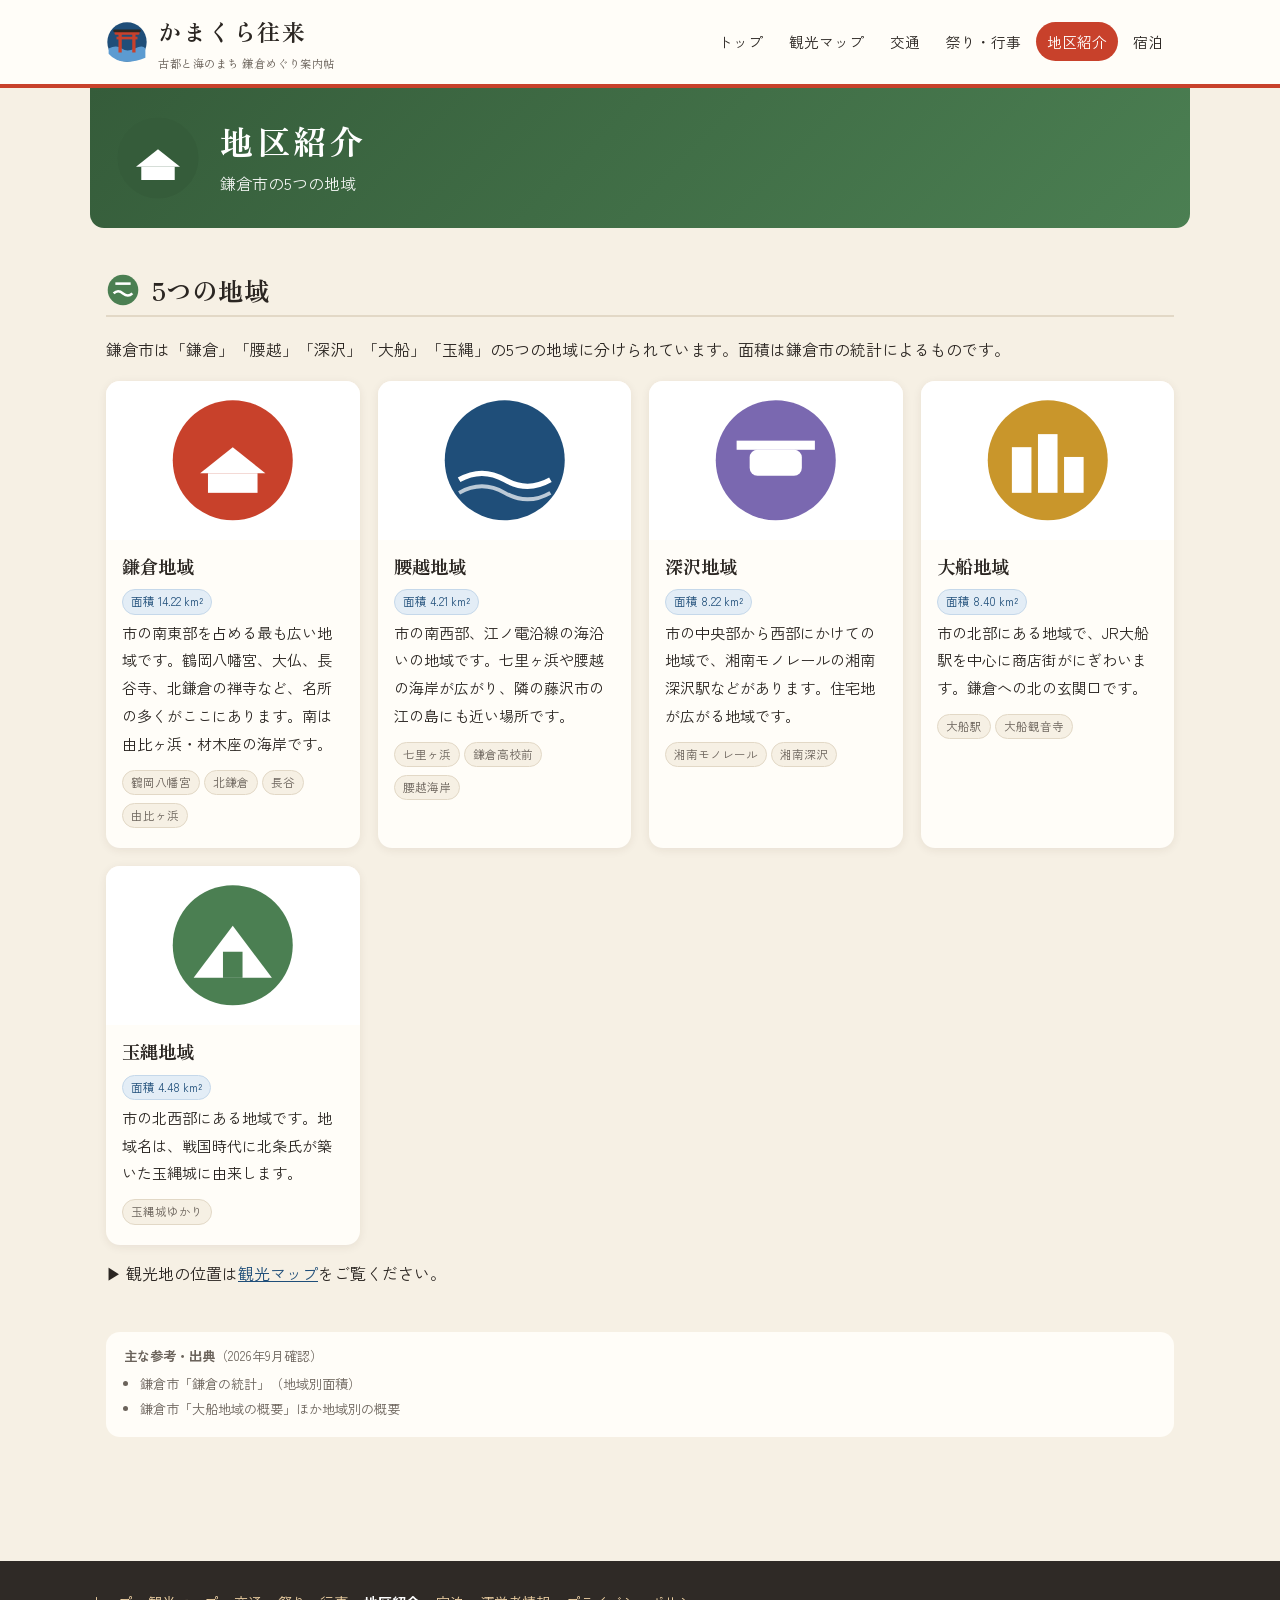
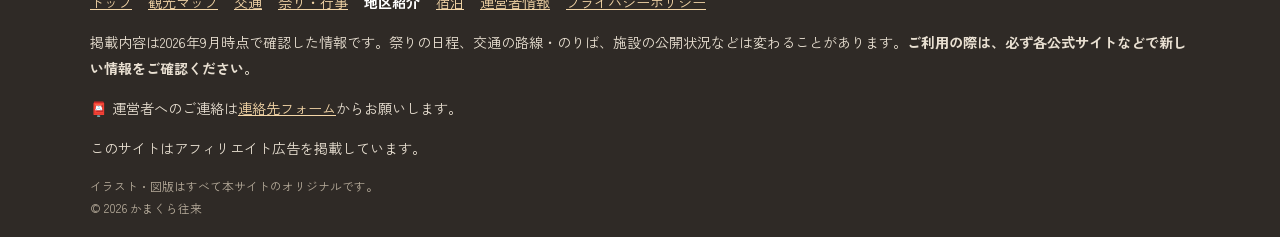
<file: areas.html>
<!DOCTYPE html>
<html lang="ja">
<head>
<meta charset="UTF-8">
<meta name="viewport" content="width=device-width, initial-scale=1">
<title>鎌倉市の地区紹介｜かまくら往来</title>
<meta name="description" content="鎌倉市の鎌倉・腰越・深沢・大船・玉縄の5つの地域の紹介です。">
<link rel="icon" href="favicon.svg" type="image/svg+xml">
<link rel="preconnect" href="https://fonts.googleapis.com">
<link rel="preconnect" href="https://fonts.gstatic.com" crossorigin>
<link href="https://fonts.googleapis.com/css2?family=Zen+Kaku+Gothic+New:wght@400;700&family=Zen+Old+Mincho:wght@600;700&display=swap" rel="stylesheet">
<link rel="stylesheet" href="style.css">
</head>
<body>
<header class="site-header"><div class="header-inner">
<a class="logo" href="index.html"><svg viewBox="0 0 64 64" xmlns="http://www.w3.org/2000/svg" role="img" aria-label="かまくら往来ロゴ"><title>かまくら往来ロゴ</title>
<circle cx="32" cy="32" r="30" fill="#1f4e79"/>
<path d="M4 42 Q16 36 24 42 T44 42 T60 42 V56 Q46 62 32 62 Q14 62 4 50Z" fill="#5c9bd1"/>
<rect x="13" y="16" width="38" height="5" rx="2" fill="#c8412b"/>
<rect x="16" y="24" width="32" height="4" fill="#c8412b"/>
<rect x="19" y="18" width="5" height="30" fill="#c8412b"/>
<rect x="40" y="18" width="5" height="30" fill="#c8412b"/>
<rect x="11" y="13" width="42" height="4" rx="2" fill="#2b2622"/>
</svg><span class="logo-text">かまくら往来<span class="logo-sub">古都と海のまち 鎌倉めぐり案内帖</span></span></a>
<nav class="gnav" aria-label="メインメニュー"><ul><li><a href="index.html">トップ</a></li><li><a href="map.html">観光マップ</a></li><li><a href="kotsu.html">交通</a></li><li><a href="matsuri.html">祭り・行事</a></li><li><a href="areas.html" aria-current="page">地区紹介</a></li><li><a href="shukuhaku.html">宿泊</a></li></ul></nav>
</div></header>
<!-- PR表記（ステマ規制・楽天アフィリエイトの規約対応）：広告が実際に表示されたときだけ出ます -->
<div class="pr-top" id="pr-top" role="note" hidden style="background:#fff;border-bottom:1px solid #e6dfd2;"><p style="max-width:1100px;margin:0 auto;padding:7px 16px;text-align:left;font-size:14px;line-height:1.6;color:#333;font-weight:500;"><b style="display:inline-block;background:#8a3a1d;color:#fff;border-radius:4px;padding:0 8px;margin-right:8px;font-size:12px;line-height:1.7;vertical-align:1px;">PR</b>このページには広告を含みます</p></div>
<script>(function(){var n=document.getElementById("pr-top");if(!n)return;function on(e){if(e.classList.contains("is-empty")||!e.getClientRects().length)return false;var c=getComputedStyle(e);if(c.display==="none"||c.visibility==="hidden")return false;return !!e.querySelector("a[href],iframe,img")}function chk(){var s=document.querySelectorAll("[data-ad-slot],.ad-frame");for(var i=0;i<s.length;i++){if(on(s[i])){n.hidden=false;if(mo)mo.disconnect();return}}}var mo=window.MutationObserver?new MutationObserver(function(){clearTimeout(t);t=setTimeout(chk,100)}):null,t;document.addEventListener("DOMContentLoaded",function(){chk();if(mo)mo.observe(document.body,{subtree:true,childList:true,attributes:true,attributeFilter:["hidden","class","style"]})});window.addEventListener("load",chk)})();</script>

<main>
<div class="page-hero take"><svg viewBox="0 0 200 200" xmlns="http://www.w3.org/2000/svg" role="img" aria-label="地区のアイコン"><title>地区のアイコン</title><circle cx="100" cy="100" r="92" fill="#355c3a"/><path d="M50 120 L100 80 L150 120Z" fill="#fff"/><rect x="62" y="120" width="76" height="30" fill="#fff"/></svg><div><h1>地区紹介</h1><p>鎌倉市の5つの地域</p></div></div>
<section><h2 class="sec-title" id="five"><svg class="mark" viewBox="0 0 40 40" aria-hidden="true"><circle cx="20" cy="20" r="18" fill="#4b7f52"/><path d="M9 24 Q14 19 20 24 T31 24" stroke="#fff" stroke-width="3" fill="none"/><rect x="11" y="11" width="18" height="3" fill="#fff"/></svg>5つの地域</h2>
<p>鎌倉市は「鎌倉」「腰越」「深沢」「大船」「玉縄」の5つの地域に分けられています。面積は鎌倉市の統計によるものです。</p>
<div class="cards">
<article class="card"><div class="pic" style="background:#fff;display:flex;align-items:center;justify-content:center;padding:14px"><svg viewBox="0 0 200 200" xmlns="http://www.w3.org/2000/svg" role="img" aria-label="地区のアイコン"><title>地区のアイコン</title><circle cx="100" cy="100" r="92" fill="#c8412b"/><path d="M50 120 L100 80 L150 120Z" fill="#fff"/><rect x="62" y="120" width="76" height="30" fill="#fff"/></svg></div><div class="body"><h3>鎌倉地域</h3><div><span class="tag ai">面積 14.22 km²</span></div><p>市の南東部を占める最も広い地域です。鶴岡八幡宮、大仏、長谷寺、北鎌倉の禅寺など、名所の多くがここにあります。南は由比ヶ浜・材木座の海岸です。</p><div><span class="tag">鶴岡八幡宮</span><span class="tag">北鎌倉</span><span class="tag">長谷</span><span class="tag">由比ヶ浜</span></div></div></article>
<article class="card"><div class="pic" style="background:#fff;display:flex;align-items:center;justify-content:center;padding:14px"><svg viewBox="0 0 200 200" xmlns="http://www.w3.org/2000/svg" role="img" aria-label="地区のアイコン"><title>地区のアイコン</title><circle cx="100" cy="100" r="92" fill="#1f4e79"/><path d="M30 130 Q65 110 100 130 T170 130" stroke="#fff" stroke-width="8" fill="none"/><path d="M30 150 Q65 130 100 150 T170 150" stroke="#fff" stroke-width="6" fill="none" opacity=".7"/></svg></div><div class="body"><h3>腰越地域</h3><div><span class="tag ai">面積 4.21 km²</span></div><p>市の南西部、江ノ電沿線の海沿いの地域です。七里ヶ浜や腰越の海岸が広がり、隣の藤沢市の江の島にも近い場所です。</p><div><span class="tag">七里ヶ浜</span><span class="tag">鎌倉高校前</span><span class="tag">腰越海岸</span></div></div></article>
<article class="card"><div class="pic" style="background:#fff;display:flex;align-items:center;justify-content:center;padding:14px"><svg viewBox="0 0 200 200" xmlns="http://www.w3.org/2000/svg" role="img" aria-label="地区のアイコン"><title>地区のアイコン</title><circle cx="100" cy="100" r="92" fill="#7a68b0"/><rect x="40" y="70" width="120" height="14" fill="#fff"/><rect x="60" y="84" width="80" height="40" rx="12" fill="#fff"/></svg></div><div class="body"><h3>深沢地域</h3><div><span class="tag ai">面積 8.22 km²</span></div><p>市の中央部から西部にかけての地域で、湘南モノレールの湘南深沢駅などがあります。住宅地が広がる地域です。</p><div><span class="tag">湘南モノレール</span><span class="tag">湘南深沢</span></div></div></article>
<article class="card"><div class="pic" style="background:#fff;display:flex;align-items:center;justify-content:center;padding:14px"><svg viewBox="0 0 200 200" xmlns="http://www.w3.org/2000/svg" role="img" aria-label="地区のアイコン"><title>地区のアイコン</title><circle cx="100" cy="100" r="92" fill="#c9962b"/><rect x="45" y="80" width="30" height="70" fill="#fff"/><rect x="85" y="60" width="30" height="90" fill="#fff"/><rect x="125" y="95" width="30" height="55" fill="#fff"/></svg></div><div class="body"><h3>大船地域</h3><div><span class="tag ai">面積 8.40 km²</span></div><p>市の北部にある地域で、JR大船駅を中心に商店街がにぎわいます。鎌倉への北の玄関口です。</p><div><span class="tag">大船駅</span><span class="tag">大船観音寺</span></div></div></article>
<article class="card"><div class="pic" style="background:#fff;display:flex;align-items:center;justify-content:center;padding:14px"><svg viewBox="0 0 200 200" xmlns="http://www.w3.org/2000/svg" role="img" aria-label="地区のアイコン"><title>地区のアイコン</title><circle cx="100" cy="100" r="92" fill="#4b7f52"/><path d="M40 150 L100 70 L160 150Z" fill="#fff"/><rect x="85" y="110" width="30" height="40" fill="#4b7f52"/></svg></div><div class="body"><h3>玉縄地域</h3><div><span class="tag ai">面積 4.48 km²</span></div><p>市の北西部にある地域です。地域名は、戦国時代に北条氏が築いた玉縄城に由来します。</p><div><span class="tag">玉縄城ゆかり</span></div></div></article>
</div>
<p style="margin-top:14px">▶ 観光地の位置は<a href="map.html">観光マップ</a>をご覧ください。</p>
</section>
<div class="ad-slot" data-ad-slot="ad5"><span class="ad-label">広告</span><div class="ad-body"><!-- 枠ID: ad5（広告の内容はGoogleスプレッドシートで設定します） --><span>広告枠（ad5）</span></div></div>
<section class="sources"><b>主な参考・出典</b>（2026年9月確認）<ul><li>鎌倉市「鎌倉の統計」（地域別面積）</li><li>鎌倉市「大船地域の概要」ほか地域別の概要</li></ul></section>
</main>
<footer class="site-footer"><div class="footer-inner">
<ul class="footer-nav"><li><a href="index.html">トップ</a></li><li><a href="map.html">観光マップ</a></li><li><a href="kotsu.html">交通</a></li><li><a href="matsuri.html">祭り・行事</a></li><li><a href="areas.html" aria-current="page">地区紹介</a></li><li><a href="shukuhaku.html">宿泊</a></li><li><a href="unei.html">運営者情報</a></li><li><a href="privacy.html">プライバシーポリシー</a></li></ul>
<p>掲載内容は2026年9月時点で確認した情報です。祭りの日程、交通の路線・のりば、施設の公開状況などは変わることがあります。<strong>ご利用の際は、必ず各公式サイトなどで新しい情報をご確認ください。</strong></p>
<p>📮 運営者へのご連絡は<a href="unei.html#contact">連絡先フォーム</a>からお願いします。</p>
<p>このサイトはアフィリエイト広告を掲載しています。</p>
<small>イラスト・図版はすべて本サイトのオリジナルです。<br>© <span id="copyYear">2026</span> かまくら往来</small>
</div></footer>
<script>
(function(){var y=document.getElementById("copyYear");if(y){y.textContent=new Date().getFullYear();}})();
</script>
<script src="ads.js" defer></script>
</body>
</html>
</file>
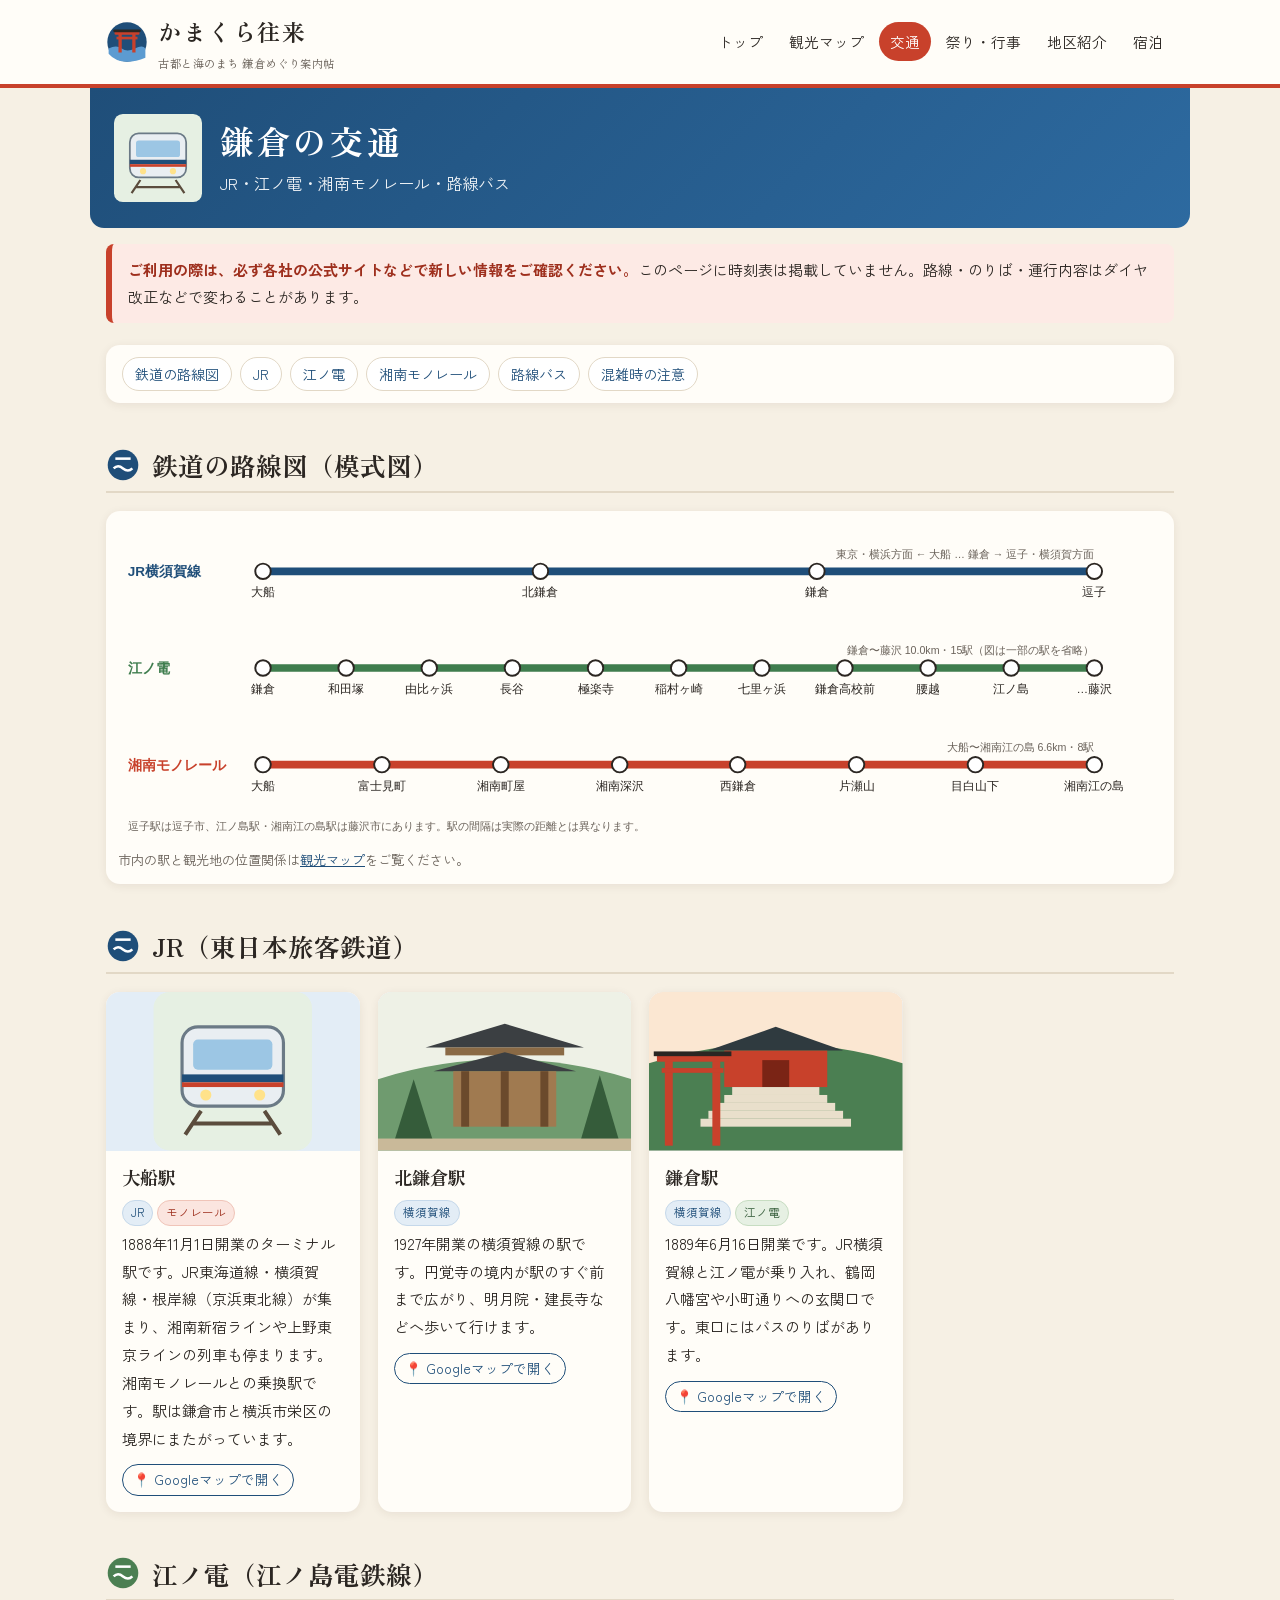
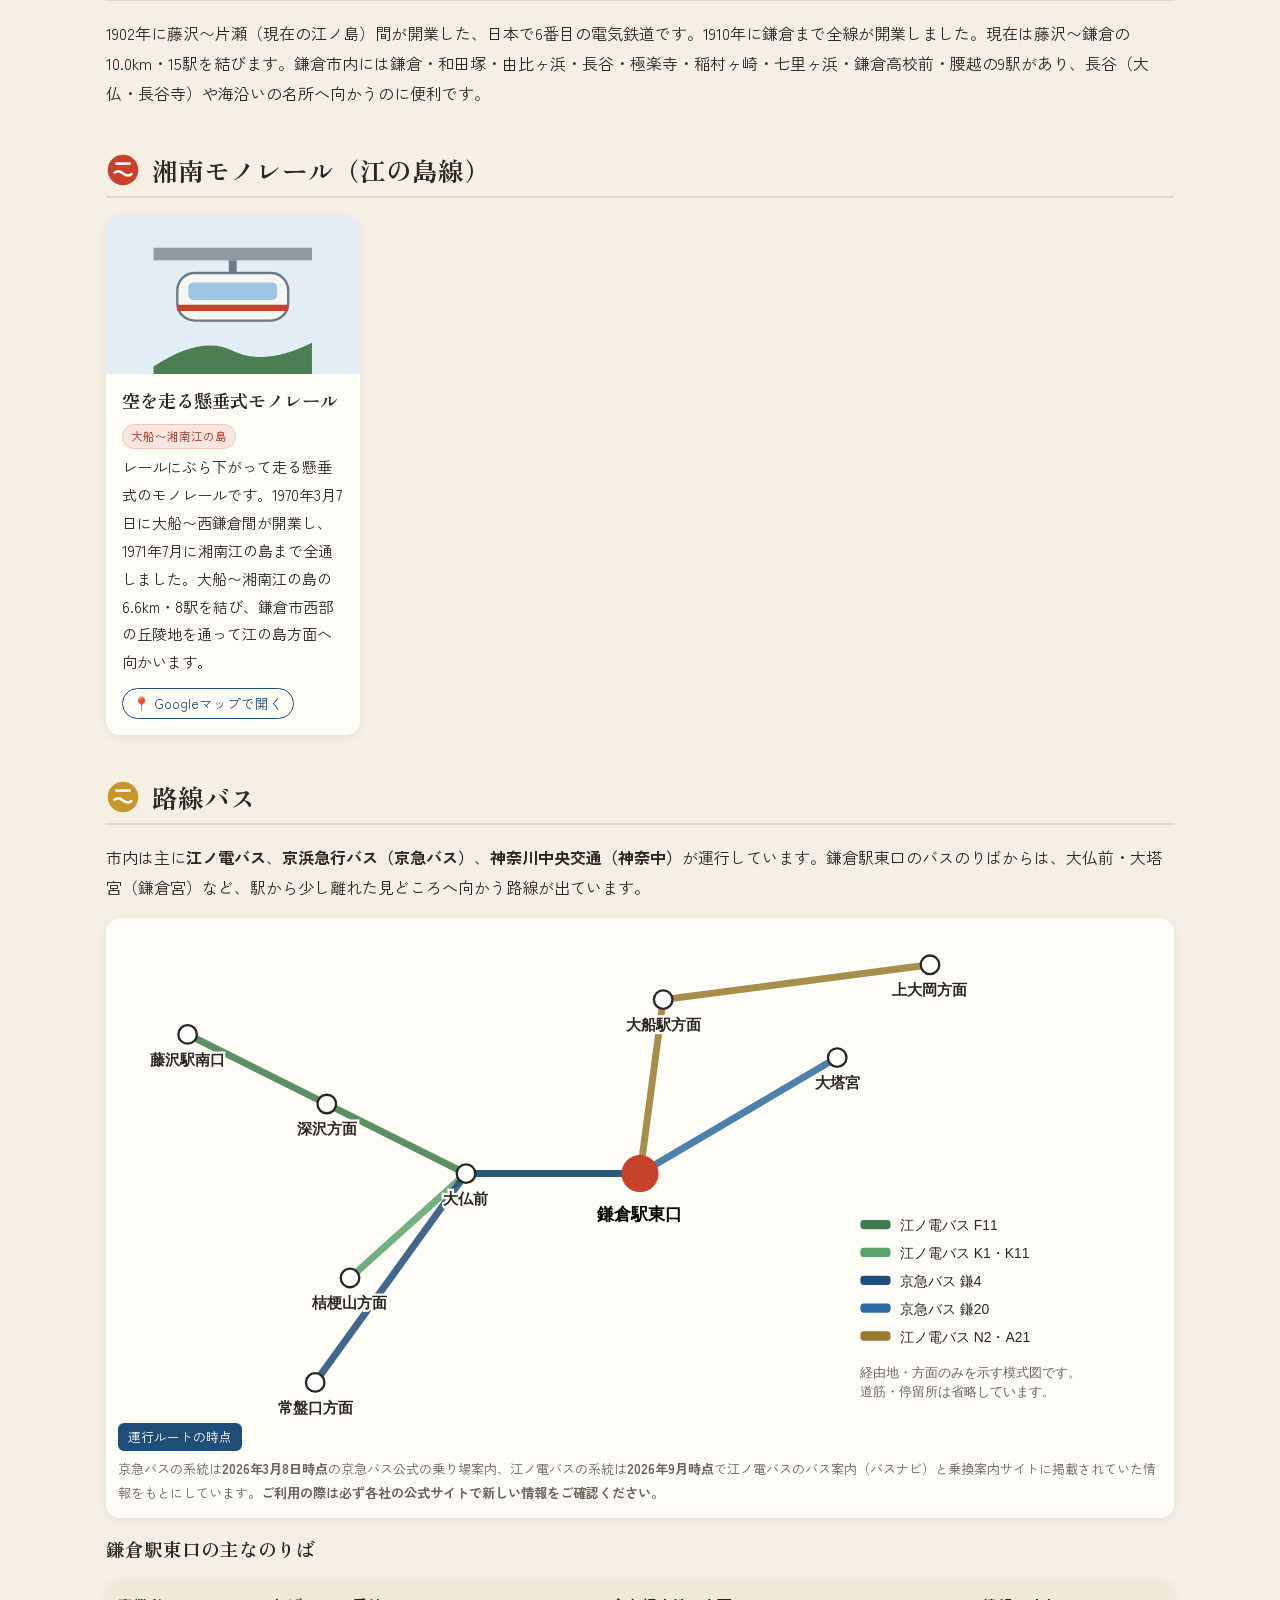
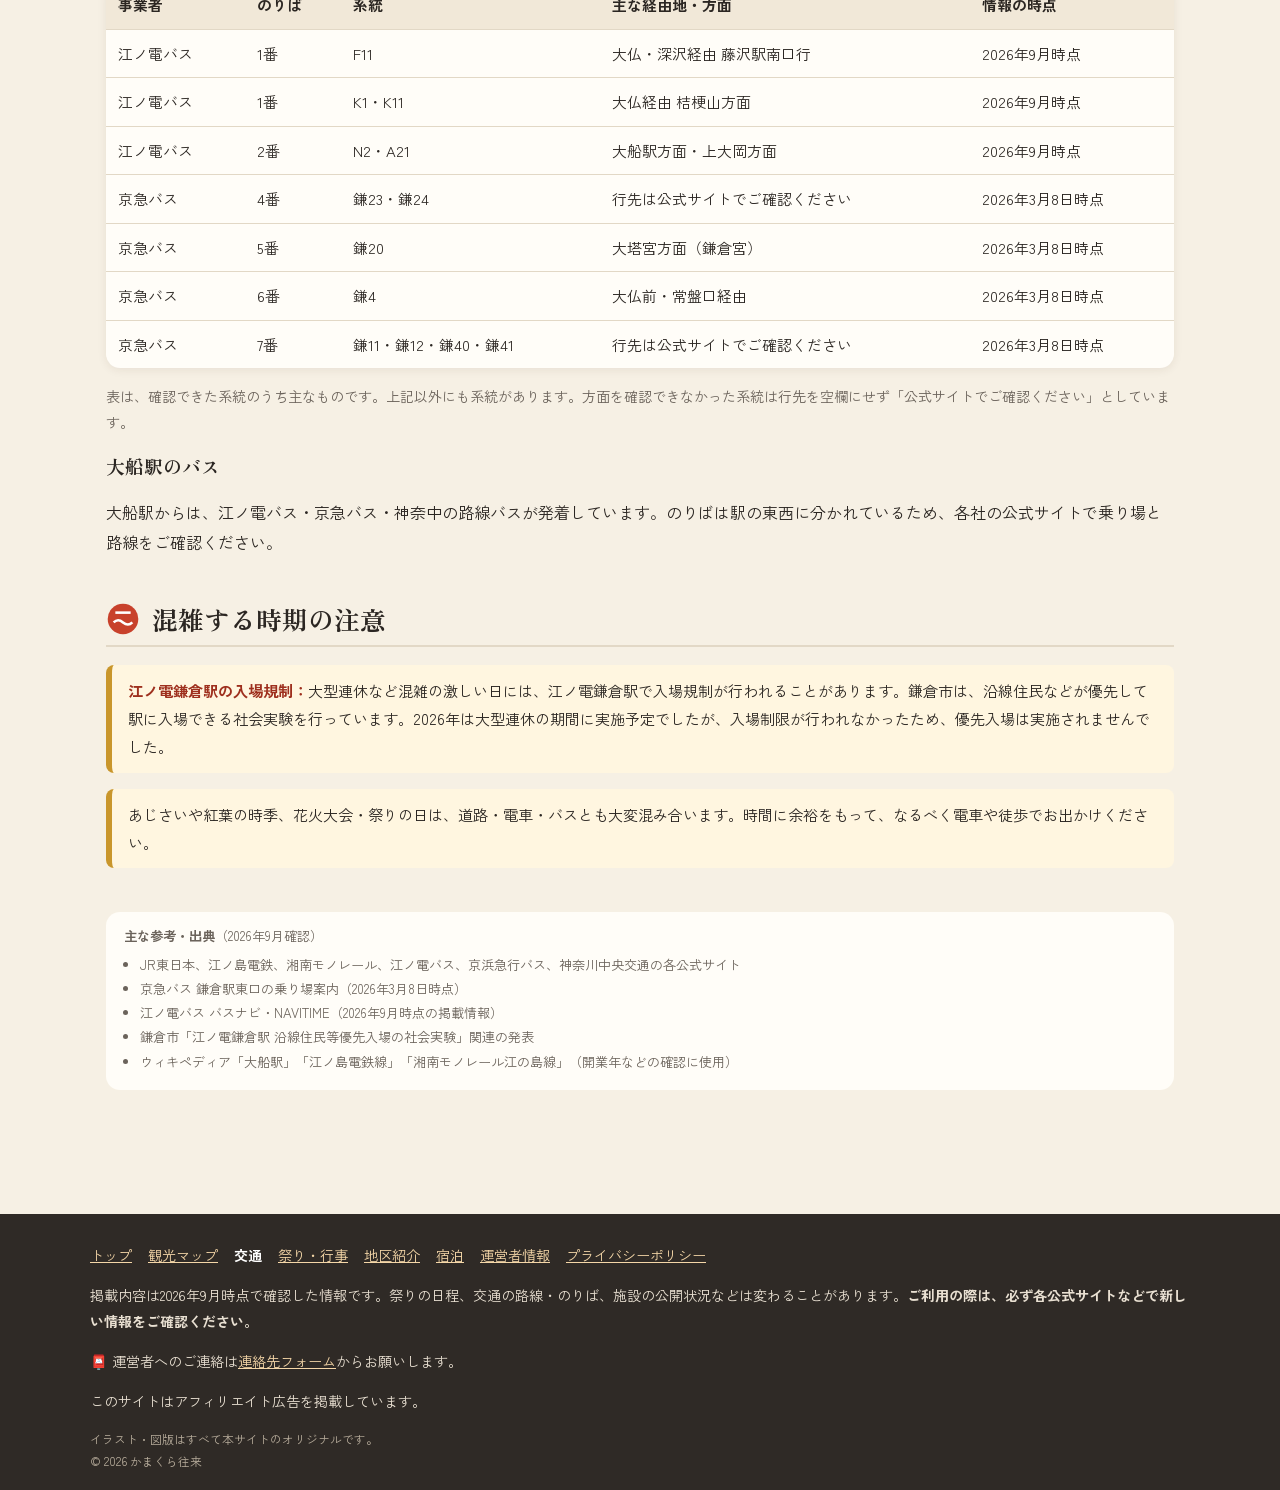
<file: kotsu.html>
<!DOCTYPE html>
<html lang="ja">
<head>
<meta charset="UTF-8">
<meta name="viewport" content="width=device-width, initial-scale=1">
<title>鎌倉の交通（JR・江ノ電・モノレール・バス）｜かまくら往来</title>
<meta name="description" content="鎌倉市のJR、江ノ電、湘南モノレール、路線バスの案内です。時刻表は掲載していません。">
<link rel="icon" href="favicon.svg" type="image/svg+xml">
<link rel="preconnect" href="https://fonts.googleapis.com">
<link rel="preconnect" href="https://fonts.gstatic.com" crossorigin>
<link href="https://fonts.googleapis.com/css2?family=Zen+Kaku+Gothic+New:wght@400;700&family=Zen+Old+Mincho:wght@600;700&display=swap" rel="stylesheet">
<link rel="stylesheet" href="style.css">
</head>
<body>
<header class="site-header"><div class="header-inner">
<a class="logo" href="index.html"><svg viewBox="0 0 64 64" xmlns="http://www.w3.org/2000/svg" role="img" aria-label="かまくら往来ロゴ"><title>かまくら往来ロゴ</title>
<circle cx="32" cy="32" r="30" fill="#1f4e79"/>
<path d="M4 42 Q16 36 24 42 T44 42 T60 42 V56 Q46 62 32 62 Q14 62 4 50Z" fill="#5c9bd1"/>
<rect x="13" y="16" width="38" height="5" rx="2" fill="#c8412b"/>
<rect x="16" y="24" width="32" height="4" fill="#c8412b"/>
<rect x="19" y="18" width="5" height="30" fill="#c8412b"/>
<rect x="40" y="18" width="5" height="30" fill="#c8412b"/>
<rect x="11" y="13" width="42" height="4" rx="2" fill="#2b2622"/>
</svg><span class="logo-text">かまくら往来<span class="logo-sub">古都と海のまち 鎌倉めぐり案内帖</span></span></a>
<nav class="gnav" aria-label="メインメニュー"><ul><li><a href="index.html">トップ</a></li><li><a href="map.html">観光マップ</a></li><li><a href="kotsu.html" aria-current="page">交通</a></li><li><a href="matsuri.html">祭り・行事</a></li><li><a href="areas.html">地区紹介</a></li><li><a href="shukuhaku.html">宿泊</a></li></ul></nav>
</div></header>
<!-- PR表記（ステマ規制・楽天アフィリエイトの規約対応）：広告が実際に表示されたときだけ出ます -->
<div class="pr-top" id="pr-top" role="note" hidden style="background:#fff;border-bottom:1px solid #e6dfd2;"><p style="max-width:1100px;margin:0 auto;padding:7px 16px;text-align:left;font-size:14px;line-height:1.6;color:#333;font-weight:500;"><b style="display:inline-block;background:#8a3a1d;color:#fff;border-radius:4px;padding:0 8px;margin-right:8px;font-size:12px;line-height:1.7;vertical-align:1px;">PR</b>このページには広告を含みます</p></div>
<script>(function(){var n=document.getElementById("pr-top");if(!n)return;function on(e){if(e.classList.contains("is-empty")||!e.getClientRects().length)return false;var c=getComputedStyle(e);if(c.display==="none"||c.visibility==="hidden")return false;return !!e.querySelector("a[href],iframe,img")}function chk(){var s=document.querySelectorAll("[data-ad-slot],.ad-frame");for(var i=0;i<s.length;i++){if(on(s[i])){n.hidden=false;if(mo)mo.disconnect();return}}}var mo=window.MutationObserver?new MutationObserver(function(){clearTimeout(t);t=setTimeout(chk,100)}):null,t;document.addEventListener("DOMContentLoaded",function(){chk();if(mo)mo.observe(document.body,{subtree:true,childList:true,attributes:true,attributeFilter:["hidden","class","style"]})});window.addEventListener("load",chk)})();</script>

<main>
<div class="page-hero"><svg viewBox="0 0 200 200" xmlns="http://www.w3.org/2000/svg" role="img" aria-label="電車の正面のイラスト"><title>電車の正面のイラスト</title>
<rect width="200" height="200" rx="20" fill="#e6f0e3"/>
<rect x="36" y="44" width="128" height="100" rx="20" fill="#e9eef2" stroke="#6b7a86" stroke-width="4"/>
<rect x="50" y="60" width="100" height="38" rx="6" fill="#9cc6e4"/>
<rect x="36" y="104" width="128" height="10" fill="#1f4e79"/><rect x="36" y="114" width="128" height="6" fill="#c8412b"/>
<circle cx="66" cy="130" r="7" fill="#ffe28a"/><circle cx="134" cy="130" r="7" fill="#ffe28a"/>
<path d="M60 150 L40 180 M140 150 L160 180 M50 166 H150" stroke="#5b4c3d" stroke-width="5"/>
</svg><div><h1>鎌倉の交通</h1><p>JR・江ノ電・湘南モノレール・路線バス</p></div></div>
<div class="notice important"><strong>ご利用の際は、必ず各社の公式サイトなどで新しい情報をご確認ください。</strong>このページに時刻表は掲載していません。路線・のりば・運行内容はダイヤ改正などで変わることがあります。</div>
<nav class="toc"><ul><li><a href="#rail">鉄道の路線図</a></li><li><a href="#jr">JR</a></li><li><a href="#enoden">江ノ電</a></li><li><a href="#mono">湘南モノレール</a></li><li><a href="#bus">路線バス</a></li><li><a href="#tips">混雑時の注意</a></li></ul></nav>

<section><h2 class="sec-title" id="rail"><svg class="mark" viewBox="0 0 40 40" aria-hidden="true"><circle cx="20" cy="20" r="18" fill="#1f4e79"/><path d="M9 24 Q14 19 20 24 T31 24" stroke="#fff" stroke-width="3" fill="none"/><rect x="11" y="11" width="18" height="3" fill="#fff"/></svg>鉄道の路線図（模式図）</h2>
<figure class="figure"><p class="hint-scroll">← 図は左右にスクロールできます →</p><div class="scroll-x"><svg viewBox="0 0 1080 330" xmlns="http://www.w3.org/2000/svg" role="img" aria-label="鎌倉市内の鉄道路線の模式図"><title>鎌倉市内の鉄道路線の模式図</title><rect width="1080" height="330" fill="#fffdf8"/><text x="10" y="55" style="font:700 14px sans-serif;fill:#1f4e79">JR横須賀線</text><line x1="150" y1="50" x2="1010" y2="50" stroke="#1f4e79" stroke-width="8" stroke-linecap="round"/><circle cx="150" cy="50" r="8" fill="#fff" stroke="#2b2622" stroke-width="2"/><text x="150" y="76" text-anchor="middle" style="font:12px sans-serif;fill:#2b2622">大船</text><circle cx="437" cy="50" r="8" fill="#fff" stroke="#2b2622" stroke-width="2"/><text x="437" y="76" text-anchor="middle" style="font:12px sans-serif;fill:#2b2622">北鎌倉</text><circle cx="723" cy="50" r="8" fill="#fff" stroke="#2b2622" stroke-width="2"/><text x="723" y="76" text-anchor="middle" style="font:12px sans-serif;fill:#2b2622">鎌倉</text><circle cx="1010" cy="50" r="8" fill="#fff" stroke="#2b2622" stroke-width="2"/><text x="1010" y="76" text-anchor="middle" style="font:12px sans-serif;fill:#2b2622">逗子</text><text x="1010" y="36" text-anchor="end" style="font:11px sans-serif;fill:#6b635b">東京・横浜方面 ← 大船 … 鎌倉 → 逗子・横須賀方面</text><text x="10" y="155" style="font:700 14px sans-serif;fill:#3f7d4e">江ノ電</text><line x1="150" y1="150" x2="1010" y2="150" stroke="#3f7d4e" stroke-width="8" stroke-linecap="round"/><circle cx="150" cy="150" r="8" fill="#fff" stroke="#2b2622" stroke-width="2"/><text x="150" y="176" text-anchor="middle" style="font:12px sans-serif;fill:#2b2622">鎌倉</text><circle cx="236" cy="150" r="8" fill="#fff" stroke="#2b2622" stroke-width="2"/><text x="236" y="176" text-anchor="middle" style="font:12px sans-serif;fill:#2b2622">和田塚</text><circle cx="322" cy="150" r="8" fill="#fff" stroke="#2b2622" stroke-width="2"/><text x="322" y="176" text-anchor="middle" style="font:12px sans-serif;fill:#2b2622">由比ヶ浜</text><circle cx="408" cy="150" r="8" fill="#fff" stroke="#2b2622" stroke-width="2"/><text x="408" y="176" text-anchor="middle" style="font:12px sans-serif;fill:#2b2622">長谷</text><circle cx="494" cy="150" r="8" fill="#fff" stroke="#2b2622" stroke-width="2"/><text x="494" y="176" text-anchor="middle" style="font:12px sans-serif;fill:#2b2622">極楽寺</text><circle cx="580" cy="150" r="8" fill="#fff" stroke="#2b2622" stroke-width="2"/><text x="580" y="176" text-anchor="middle" style="font:12px sans-serif;fill:#2b2622">稲村ヶ崎</text><circle cx="666" cy="150" r="8" fill="#fff" stroke="#2b2622" stroke-width="2"/><text x="666" y="176" text-anchor="middle" style="font:12px sans-serif;fill:#2b2622">七里ヶ浜</text><circle cx="752" cy="150" r="8" fill="#fff" stroke="#2b2622" stroke-width="2"/><text x="752" y="176" text-anchor="middle" style="font:12px sans-serif;fill:#2b2622">鎌倉高校前</text><circle cx="838" cy="150" r="8" fill="#fff" stroke="#2b2622" stroke-width="2"/><text x="838" y="176" text-anchor="middle" style="font:12px sans-serif;fill:#2b2622">腰越</text><circle cx="924" cy="150" r="8" fill="#fff" stroke="#2b2622" stroke-width="2"/><text x="924" y="176" text-anchor="middle" style="font:12px sans-serif;fill:#2b2622">江ノ島</text><circle cx="1010" cy="150" r="8" fill="#fff" stroke="#2b2622" stroke-width="2"/><text x="1010" y="176" text-anchor="middle" style="font:12px sans-serif;fill:#2b2622">…藤沢</text><text x="1010" y="136" text-anchor="end" style="font:11px sans-serif;fill:#6b635b">鎌倉〜藤沢 10.0km・15駅（図は一部の駅を省略）</text><text x="10" y="255" style="font:700 14px sans-serif;fill:#c8412b">湘南モノレール</text><line x1="150" y1="250" x2="1010" y2="250" stroke="#c8412b" stroke-width="8" stroke-linecap="round"/><circle cx="150" cy="250" r="8" fill="#fff" stroke="#2b2622" stroke-width="2"/><text x="150" y="276" text-anchor="middle" style="font:12px sans-serif;fill:#2b2622">大船</text><circle cx="273" cy="250" r="8" fill="#fff" stroke="#2b2622" stroke-width="2"/><text x="273" y="276" text-anchor="middle" style="font:12px sans-serif;fill:#2b2622">富士見町</text><circle cx="396" cy="250" r="8" fill="#fff" stroke="#2b2622" stroke-width="2"/><text x="396" y="276" text-anchor="middle" style="font:12px sans-serif;fill:#2b2622">湘南町屋</text><circle cx="519" cy="250" r="8" fill="#fff" stroke="#2b2622" stroke-width="2"/><text x="519" y="276" text-anchor="middle" style="font:12px sans-serif;fill:#2b2622">湘南深沢</text><circle cx="641" cy="250" r="8" fill="#fff" stroke="#2b2622" stroke-width="2"/><text x="641" y="276" text-anchor="middle" style="font:12px sans-serif;fill:#2b2622">西鎌倉</text><circle cx="764" cy="250" r="8" fill="#fff" stroke="#2b2622" stroke-width="2"/><text x="764" y="276" text-anchor="middle" style="font:12px sans-serif;fill:#2b2622">片瀬山</text><circle cx="887" cy="250" r="8" fill="#fff" stroke="#2b2622" stroke-width="2"/><text x="887" y="276" text-anchor="middle" style="font:12px sans-serif;fill:#2b2622">目白山下</text><circle cx="1010" cy="250" r="8" fill="#fff" stroke="#2b2622" stroke-width="2"/><text x="1010" y="276" text-anchor="middle" style="font:12px sans-serif;fill:#2b2622">湘南江の島</text><text x="1010" y="236" text-anchor="end" style="font:11px sans-serif;fill:#6b635b">大船〜湘南江の島 6.6km・8駅</text><text x="10" y="318" style="font:11px sans-serif;fill:#6b635b">逗子駅は逗子市、江ノ島駅・湘南江の島駅は藤沢市にあります。駅の間隔は実際の距離とは異なります。</text></svg></div>
<figcaption>市内の駅と観光地の位置関係は<a href="map.html">観光マップ</a>をご覧ください。</figcaption></figure>
</section>

<section><h2 class="sec-title" id="jr"><svg class="mark" viewBox="0 0 40 40" aria-hidden="true"><circle cx="20" cy="20" r="18" fill="#1f4e79"/><path d="M9 24 Q14 19 20 24 T31 24" stroke="#fff" stroke-width="3" fill="none"/><rect x="11" y="11" width="18" height="3" fill="#fff"/></svg>JR（東日本旅客鉄道）</h2>
<div class="cards">
<article class="card"><div class="pic"><svg viewBox="0 0 200 200" xmlns="http://www.w3.org/2000/svg" role="img" aria-label="電車の正面のイラスト"><title>電車の正面のイラスト</title>
<rect width="200" height="200" rx="20" fill="#e6f0e3"/>
<rect x="36" y="44" width="128" height="100" rx="20" fill="#e9eef2" stroke="#6b7a86" stroke-width="4"/>
<rect x="50" y="60" width="100" height="38" rx="6" fill="#9cc6e4"/>
<rect x="36" y="104" width="128" height="10" fill="#1f4e79"/><rect x="36" y="114" width="128" height="6" fill="#c8412b"/>
<circle cx="66" cy="130" r="7" fill="#ffe28a"/><circle cx="134" cy="130" r="7" fill="#ffe28a"/>
<path d="M60 150 L40 180 M140 150 L160 180 M50 166 H150" stroke="#5b4c3d" stroke-width="5"/>
</svg></div><div class="body"><h3>大船駅</h3><div><span class="tag ai">JR</span><span class="tag shu">モノレール</span></div><p>1888年11月1日開業のターミナル駅です。JR東海道線・横須賀線・根岸線（京浜東北線）が集まり、湘南新宿ラインや上野東京ラインの列車も停まります。湘南モノレールとの乗換駅です。駅は鎌倉市と横浜市栄区の境界にまたがっています。</p><a class="maplink" href="https://www.google.com/maps/search/?api=1&query=%E5%A4%A7%E8%88%B9%E9%A7%85" target="_blank" rel="noopener noreferrer">📍 Googleマップで開く<span class="sr">（外部サイト・新しいタブで開きます）</span></a></div></article>
<article class="card"><div class="pic"><svg viewBox="0 0 320 200" xmlns="http://www.w3.org/2000/svg" role="img" aria-label="禅寺の山門と松のイラスト"><title>禅寺の山門と松のイラスト</title>
<rect width="320" height="200" fill="#eef1e6"/>
<path d="M0 110 Q160 60 320 110 V200 H0Z" fill="#6f9b6f"/>
<g transform="translate(80 40)">
<path d="M-20 30 L80 0 L180 30Z" fill="#3b3f42"/><rect x="5" y="30" width="150" height="10" fill="#8a6a45"/>
<path d="M-10 60 L80 36 L170 60Z" fill="#3b3f42"/>
<rect x="15" y="60" width="130" height="70" fill="#a07a50"/>
<g fill="#6b4a2c"><rect x="25" y="60" width="10" height="70"/><rect x="75" y="60" width="10" height="70"/><rect x="125" y="60" width="10" height="70"/></g></g>
<g fill="#355c3a"><path d="M20 190 L45 110 L70 190Z"/><path d="M255 190 L280 105 L305 190Z"/></g>
<rect y="185" width="320" height="15" fill="#c9b999"/>
</svg></div><div class="body"><h3>北鎌倉駅</h3><div><span class="tag ai">横須賀線</span></div><p>1927年開業の横須賀線の駅です。円覚寺の境内が駅のすぐ前まで広がり、明月院・建長寺などへ歩いて行けます。</p><a class="maplink" href="https://www.google.com/maps/search/?api=1&query=%E5%8C%97%E9%8E%8C%E5%80%89%E9%A7%85" target="_blank" rel="noopener noreferrer">📍 Googleマップで開く<span class="sr">（外部サイト・新しいタブで開きます）</span></a></div></article>
<article class="card"><div class="pic"><svg viewBox="0 0 320 200" xmlns="http://www.w3.org/2000/svg" role="img" aria-label="朱塗りの社殿と大石段のイラスト"><title>朱塗りの社殿と大石段のイラスト</title>
<rect width="320" height="200" fill="#fbe7d2"/>
<path d="M0 90 Q160 40 320 90 V200 H0Z" fill="#4b7f52"/>
<g transform="translate(95 40)">
<path d="M-20 34 L65 4 L150 34Z" fill="#2f3a3f"/><rect x="0" y="34" width="130" height="46" fill="#c8412b"/>
<rect x="48" y="46" width="34" height="34" fill="#7a2415"/></g>
<g fill="#e9dfcb"><rect x="105" y="120" width="110" height="10"/><rect x="95" y="130" width="130" height="10"/><rect x="85" y="140" width="150" height="10"/><rect x="75" y="150" width="170" height="10"/><rect x="65" y="160" width="190" height="10"/></g>
<g fill="#c8412b"><rect x="20" y="84" width="10" height="110"/><rect x="80" y="84" width="10" height="110"/><rect x="10" y="80" width="90" height="8"/><rect x="16" y="96" width="78" height="6"/></g>
<rect x="6" y="75" width="98" height="6" fill="#2b2622"/>
</svg></div><div class="body"><h3>鎌倉駅</h3><div><span class="tag ai">横須賀線</span><span class="tag take">江ノ電</span></div><p>1889年6月16日開業です。JR横須賀線と江ノ電が乗り入れ、鶴岡八幡宮や小町通りへの玄関口です。東口にはバスのりばがあります。</p><a class="maplink" href="https://www.google.com/maps/search/?api=1&query=%E9%8E%8C%E5%80%89%E9%A7%85" target="_blank" rel="noopener noreferrer">📍 Googleマップで開く<span class="sr">（外部サイト・新しいタブで開きます）</span></a></div></article>
</div>
</section>

<section><h2 class="sec-title" id="enoden"><svg class="mark" viewBox="0 0 40 40" aria-hidden="true"><circle cx="20" cy="20" r="18" fill="#4b7f52"/><path d="M9 24 Q14 19 20 24 T31 24" stroke="#fff" stroke-width="3" fill="none"/><rect x="11" y="11" width="18" height="3" fill="#fff"/></svg>江ノ電（江ノ島電鉄線）</h2>
<p>1902年に藤沢〜片瀬（現在の江ノ島）間が開業した、日本で6番目の電気鉄道です。1910年に鎌倉まで全線が開業しました。現在は藤沢〜鎌倉の10.0km・15駅を結びます。鎌倉市内には鎌倉・和田塚・由比ヶ浜・長谷・極楽寺・稲村ヶ崎・七里ヶ浜・鎌倉高校前・腰越の9駅があり、長谷（大仏・長谷寺）や海沿いの名所へ向かうのに便利です。</p>
</section>

<section><h2 class="sec-title" id="mono"><svg class="mark" viewBox="0 0 40 40" aria-hidden="true"><circle cx="20" cy="20" r="18" fill="#c8412b"/><path d="M9 24 Q14 19 20 24 T31 24" stroke="#fff" stroke-width="3" fill="none"/><rect x="11" y="11" width="18" height="3" fill="#fff"/></svg>湘南モノレール（江の島線）</h2>
<div class="cards">
<article class="card"><div class="pic"><svg viewBox="0 0 200 200" xmlns="http://www.w3.org/2000/svg" role="img" aria-label="懸垂式モノレールのイラスト"><title>懸垂式モノレールのイラスト</title>
<rect width="200" height="200" rx="20" fill="#e3edf6"/>
<rect x="0" y="40" width="200" height="16" fill="#8f9aa3"/>
<rect x="95" y="56" width="10" height="16" fill="#6b7a86"/>
<rect x="30" y="72" width="140" height="60" rx="22" fill="#f6f6f2" stroke="#6b7a86" stroke-width="3"/>
<rect x="44" y="84" width="112" height="22" rx="6" fill="#9cc6e4"/>
<rect x="30" y="112" width="140" height="8" fill="#c8412b"/>
<path d="M0 190 Q60 150 100 170 T200 160 V200 H0Z" fill="#4b7f52"/>
</svg></div><div class="body"><h3>空を走る懸垂式モノレール</h3><div><span class="tag shu">大船〜湘南江の島</span></div><p>レールにぶら下がって走る懸垂式のモノレールです。1970年3月7日に大船〜西鎌倉間が開業し、1971年7月に湘南江の島まで全通しました。大船〜湘南江の島の6.6km・8駅を結び、鎌倉市西部の丘陵地を通って江の島方面へ向かいます。</p><a class="maplink" href="https://www.google.com/maps/search/?api=1&query=%E6%B9%98%E5%8D%97%E3%83%A2%E3%83%8E%E3%83%AC%E3%83%BC%E3%83%AB%20%E5%A4%A7%E8%88%B9%E9%A7%85" target="_blank" rel="noopener noreferrer">📍 Googleマップで開く<span class="sr">（外部サイト・新しいタブで開きます）</span></a></div></article>
</div>
</section>

<section><h2 class="sec-title" id="bus"><svg class="mark" viewBox="0 0 40 40" aria-hidden="true"><circle cx="20" cy="20" r="18" fill="#c9962b"/><path d="M9 24 Q14 19 20 24 T31 24" stroke="#fff" stroke-width="3" fill="none"/><rect x="11" y="11" width="18" height="3" fill="#fff"/></svg>路線バス</h2>
<p>市内は主に<b>江ノ電バス</b>、<b>京浜急行バス（京急バス）</b>、<b>神奈川中央交通（神奈中）</b>が運行しています。鎌倉駅東口のバスのりばからは、大仏前・大塔宮（鎌倉宮）など、駅から少し離れた見どころへ向かう路線が出ています。</p>
<figure class="figure"><p class="hint-scroll">← 図は左右にスクロールできます →</p><div class="scroll-x"><svg viewBox="0 0 900 420" xmlns="http://www.w3.org/2000/svg" role="img" aria-label="鎌倉駅東口から出る主なバス路線の模式図"><title>鎌倉駅東口から出る主なバス路線の模式図</title><rect width="900" height="420" fill="#fffdf8"/><path d="M450 210 L300 210 L180 150 L60 90" fill="none" stroke="#3f7d4e" stroke-width="6" stroke-linecap="round" stroke-linejoin="round" opacity=".85"/><path d="M450 210 L300 210 L200 300" fill="none" stroke="#5aa36a" stroke-width="6" stroke-linecap="round" stroke-linejoin="round" opacity=".85"/><path d="M450 210 L300 210 L170 390" fill="none" stroke="#1f4e79" stroke-width="6" stroke-linecap="round" stroke-linejoin="round" opacity=".85"/><path d="M450 210 L620 110" fill="none" stroke="#2d6aa0" stroke-width="6" stroke-linecap="round" stroke-linejoin="round" opacity=".85"/><path d="M450 210 L470 60 L700 30" fill="none" stroke="#9a7b2d" stroke-width="6" stroke-linecap="round" stroke-linejoin="round" opacity=".85"/><circle cx="300" cy="210" r="8" fill="#fff" stroke="#2b2622" stroke-width="2"/><text x="300" y="236" text-anchor="middle" style="font:700 13px sans-serif;fill:#2b2622;paint-order:stroke;stroke:#fffdf8;stroke-width:4px">大仏前</text><circle cx="180" cy="150" r="8" fill="#fff" stroke="#2b2622" stroke-width="2"/><text x="180" y="176" text-anchor="middle" style="font:700 13px sans-serif;fill:#2b2622;paint-order:stroke;stroke:#fffdf8;stroke-width:4px">深沢方面</text><circle cx="60" cy="90" r="8" fill="#fff" stroke="#2b2622" stroke-width="2"/><text x="60" y="116" text-anchor="middle" style="font:700 13px sans-serif;fill:#2b2622;paint-order:stroke;stroke:#fffdf8;stroke-width:4px">藤沢駅南口</text><circle cx="200" cy="300" r="8" fill="#fff" stroke="#2b2622" stroke-width="2"/><text x="200" y="326" text-anchor="middle" style="font:700 13px sans-serif;fill:#2b2622;paint-order:stroke;stroke:#fffdf8;stroke-width:4px">桔梗山方面</text><circle cx="170" cy="390" r="8" fill="#fff" stroke="#2b2622" stroke-width="2"/><text x="170" y="416" text-anchor="middle" style="font:700 13px sans-serif;fill:#2b2622;paint-order:stroke;stroke:#fffdf8;stroke-width:4px">常盤口方面</text><circle cx="620" cy="110" r="8" fill="#fff" stroke="#2b2622" stroke-width="2"/><text x="620" y="136" text-anchor="middle" style="font:700 13px sans-serif;fill:#2b2622;paint-order:stroke;stroke:#fffdf8;stroke-width:4px">大塔宮</text><circle cx="470" cy="60" r="8" fill="#fff" stroke="#2b2622" stroke-width="2"/><text x="470" y="86" text-anchor="middle" style="font:700 13px sans-serif;fill:#2b2622;paint-order:stroke;stroke:#fffdf8;stroke-width:4px">大船駅方面</text><circle cx="700" cy="30" r="8" fill="#fff" stroke="#2b2622" stroke-width="2"/><text x="700" y="56" text-anchor="middle" style="font:700 13px sans-serif;fill:#2b2622;paint-order:stroke;stroke:#fffdf8;stroke-width:4px">上大岡方面</text><circle cx="450" cy="210" r="16" fill="#c8412b"/><text x="450" y="250" text-anchor="middle" style="font:700 15px sans-serif">鎌倉駅東口</text><rect x="640" y="250" width="26" height="8" rx="3" fill="#3f7d4e"/><text x="674" y="259" style="font:12px sans-serif;fill:#2b2622">江ノ電バス F11</text><rect x="640" y="274" width="26" height="8" rx="3" fill="#5aa36a"/><text x="674" y="283" style="font:12px sans-serif;fill:#2b2622">江ノ電バス K1・K11</text><rect x="640" y="298" width="26" height="8" rx="3" fill="#1f4e79"/><text x="674" y="307" style="font:12px sans-serif;fill:#2b2622">京急バス 鎌4</text><rect x="640" y="322" width="26" height="8" rx="3" fill="#2d6aa0"/><text x="674" y="331" style="font:12px sans-serif;fill:#2b2622">京急バス 鎌20</text><rect x="640" y="346" width="26" height="8" rx="3" fill="#9a7b2d"/><text x="674" y="355" style="font:12px sans-serif;fill:#2b2622">江ノ電バス N2・A21</text><text x="640" y="385" style="font:11px sans-serif;fill:#6b635b">経由地・方面のみを示す模式図です。</text><text x="640" y="402" style="font:11px sans-serif;fill:#6b635b">道筋・停留所は省略しています。</text></svg></div>
<figcaption><span class="asof">運行ルートの時点</span><br>京急バスの系統は<b>2026年3月8日時点</b>の京急バス公式の乗り場案内、江ノ電バスの系統は<b>2026年9月時点</b>で江ノ電バスのバス案内（バスナビ）と乗換案内サイトに掲載されていた情報をもとにしています。<b>ご利用の際は必ず各社の公式サイトで新しい情報をご確認ください。</b></figcaption></figure>

<h3>鎌倉駅東口の主なのりば</h3>
<div class="table-wrap"><table class="stack"><tr><th>事業者</th><th>のりば</th><th>系統</th><th>主な経由地・方面</th><th>情報の時点</th></tr><tr><td data-label="事業者">江ノ電バス</td><td data-label="のりば">1番</td><td data-label="系統">F11</td><td data-label="主な経由地・方面">大仏・深沢経由 藤沢駅南口行</td><td data-label="情報の時点">2026年9月時点</td></tr><tr><td data-label="事業者">江ノ電バス</td><td data-label="のりば">1番</td><td data-label="系統">K1・K11</td><td data-label="主な経由地・方面">大仏経由 桔梗山方面</td><td data-label="情報の時点">2026年9月時点</td></tr><tr><td data-label="事業者">江ノ電バス</td><td data-label="のりば">2番</td><td data-label="系統">N2・A21</td><td data-label="主な経由地・方面">大船駅方面・上大岡方面</td><td data-label="情報の時点">2026年9月時点</td></tr><tr><td data-label="事業者">京急バス</td><td data-label="のりば">4番</td><td data-label="系統">鎌23・鎌24</td><td data-label="主な経由地・方面">行先は公式サイトでご確認ください</td><td data-label="情報の時点">2026年3月8日時点</td></tr><tr><td data-label="事業者">京急バス</td><td data-label="のりば">5番</td><td data-label="系統">鎌20</td><td data-label="主な経由地・方面">大塔宮方面（鎌倉宮）</td><td data-label="情報の時点">2026年3月8日時点</td></tr><tr><td data-label="事業者">京急バス</td><td data-label="のりば">6番</td><td data-label="系統">鎌4</td><td data-label="主な経由地・方面">大仏前・常盤口経由</td><td data-label="情報の時点">2026年3月8日時点</td></tr><tr><td data-label="事業者">京急バス</td><td data-label="のりば">7番</td><td data-label="系統">鎌11・鎌12・鎌40・鎌41</td><td data-label="主な経由地・方面">行先は公式サイトでご確認ください</td><td data-label="情報の時点">2026年3月8日時点</td></tr></table></div>
<p style="font-size:.88rem;color:var(--sub)">表は、確認できた系統のうち主なものです。上記以外にも系統があります。方面を確認できなかった系統は行先を空欄にせず「公式サイトでご確認ください」としています。</p>
<h3>大船駅のバス</h3>
<p>大船駅からは、江ノ電バス・京急バス・神奈中の路線バスが発着しています。のりばは駅の東西に分かれているため、各社の公式サイトで乗り場と路線をご確認ください。</p>
</section>

<section><h2 class="sec-title" id="tips"><svg class="mark" viewBox="0 0 40 40" aria-hidden="true"><circle cx="20" cy="20" r="18" fill="#c8412b"/><path d="M9 24 Q14 19 20 24 T31 24" stroke="#fff" stroke-width="3" fill="none"/><rect x="11" y="11" width="18" height="3" fill="#fff"/></svg>混雑する時期の注意</h2>
<div class="notice"><strong>江ノ電鎌倉駅の入場規制：</strong>大型連休など混雑の激しい日には、江ノ電鎌倉駅で入場規制が行われることがあります。鎌倉市は、沿線住民などが優先して駅に入場できる社会実験を行っています。2026年は大型連休の期間に実施予定でしたが、入場制限が行われなかったため、優先入場は実施されませんでした。</div>
<div class="notice">あじさいや紅葉の時季、花火大会・祭りの日は、道路・電車・バスとも大変混み合います。時間に余裕をもって、なるべく電車や徒歩でお出かけください。</div>
</section>
<div class="ad-slot" data-ad-slot="ad3"><span class="ad-label">広告</span><div class="ad-body"><!-- 枠ID: ad3（広告の内容はGoogleスプレッドシートで設定します） --><span>広告枠（ad3）</span></div></div>
<section class="sources"><b>主な参考・出典</b>（2026年9月確認）<ul><li>JR東日本、江ノ島電鉄、湘南モノレール、江ノ電バス、京浜急行バス、神奈川中央交通の各公式サイト</li><li>京急バス 鎌倉駅東口の乗り場案内（2026年3月8日時点）</li><li>江ノ電バス バスナビ・NAVITIME（2026年9月時点の掲載情報）</li><li>鎌倉市「江ノ電鎌倉駅 沿線住民等優先入場の社会実験」関連の発表</li><li>ウィキペディア「大船駅」「江ノ島電鉄線」「湘南モノレール江の島線」（開業年などの確認に使用）</li></ul></section>
</main>
<footer class="site-footer"><div class="footer-inner">
<ul class="footer-nav"><li><a href="index.html">トップ</a></li><li><a href="map.html">観光マップ</a></li><li><a href="kotsu.html" aria-current="page">交通</a></li><li><a href="matsuri.html">祭り・行事</a></li><li><a href="areas.html">地区紹介</a></li><li><a href="shukuhaku.html">宿泊</a></li><li><a href="unei.html">運営者情報</a></li><li><a href="privacy.html">プライバシーポリシー</a></li></ul>
<p>掲載内容は2026年9月時点で確認した情報です。祭りの日程、交通の路線・のりば、施設の公開状況などは変わることがあります。<strong>ご利用の際は、必ず各公式サイトなどで新しい情報をご確認ください。</strong></p>
<p>📮 運営者へのご連絡は<a href="unei.html#contact">連絡先フォーム</a>からお願いします。</p>
<p>このサイトはアフィリエイト広告を掲載しています。</p>
<small>イラスト・図版はすべて本サイトのオリジナルです。<br>© <span id="copyYear">2026</span> かまくら往来</small>
</div></footer>
<script>
(function(){var y=document.getElementById("copyYear");if(y){y.textContent=new Date().getFullYear();}})();
</script>
<script src="ads.js" defer></script>
</body>
</html>
</file>
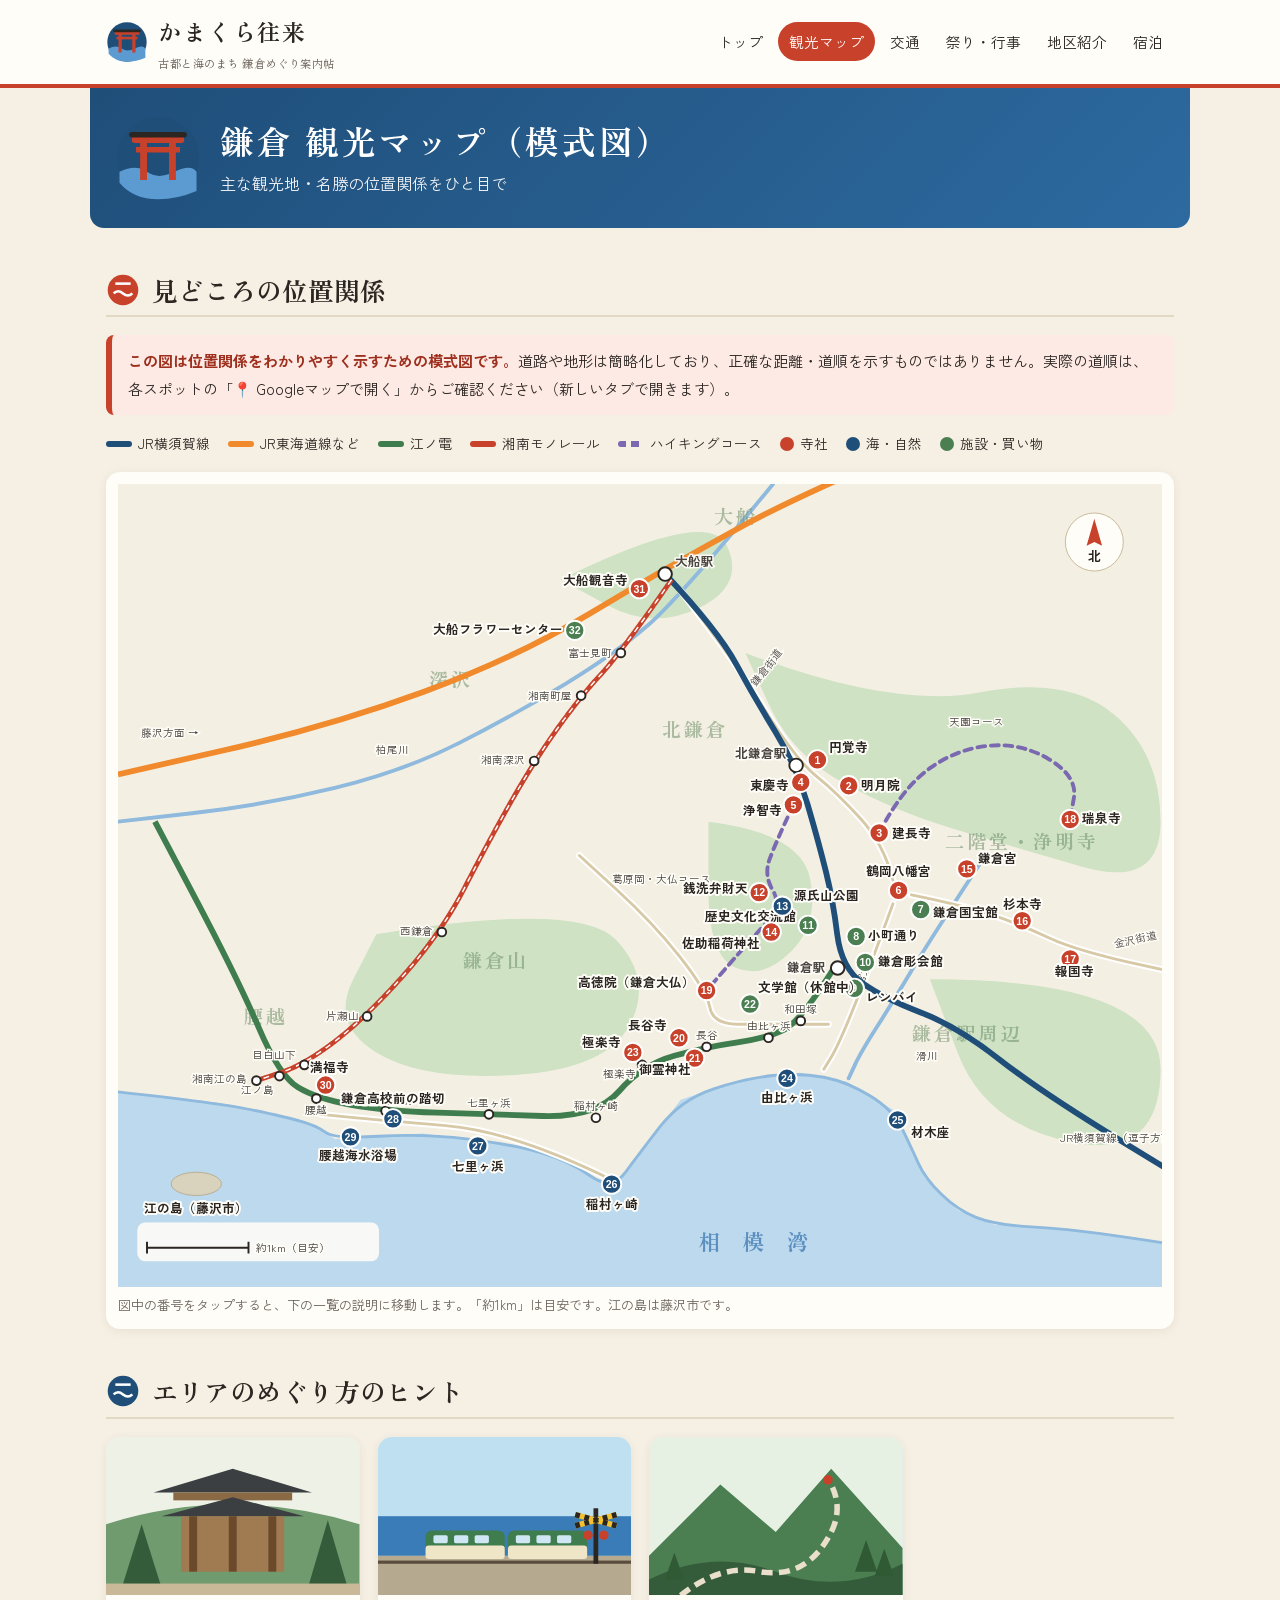
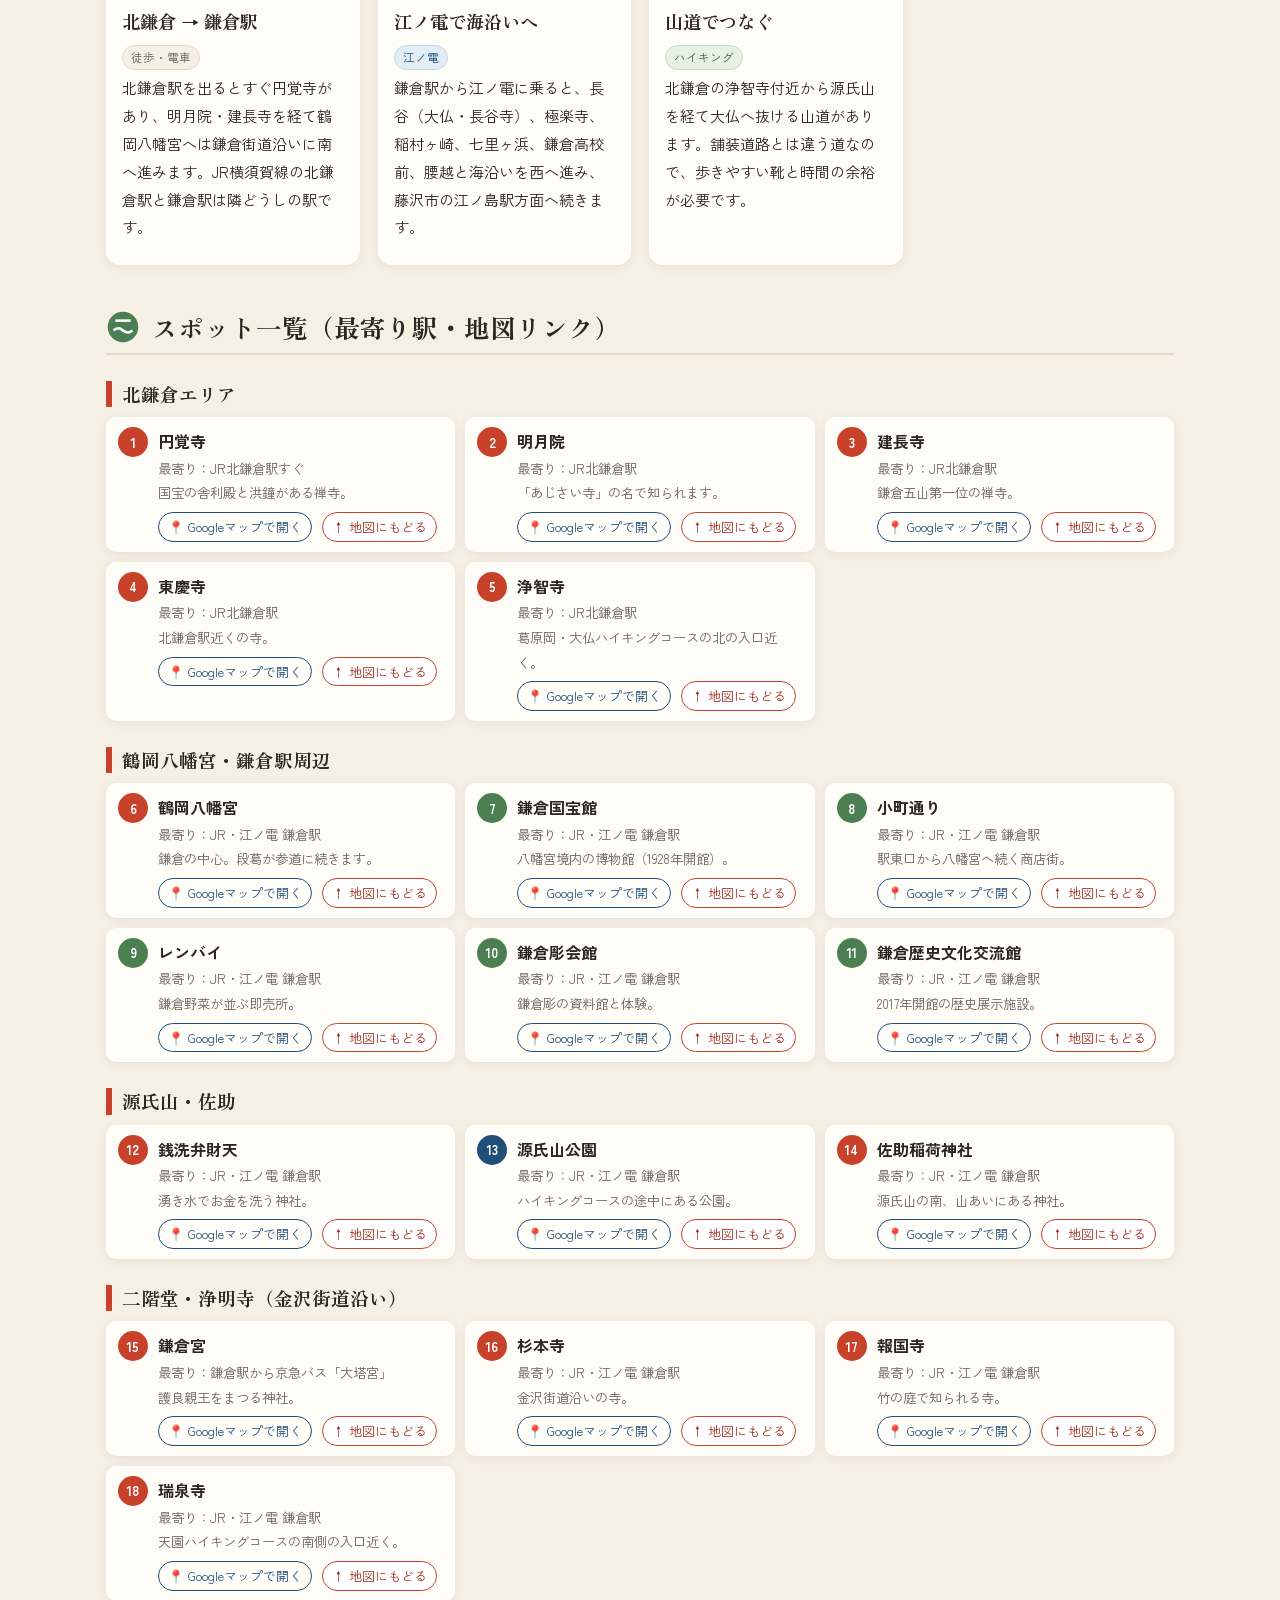
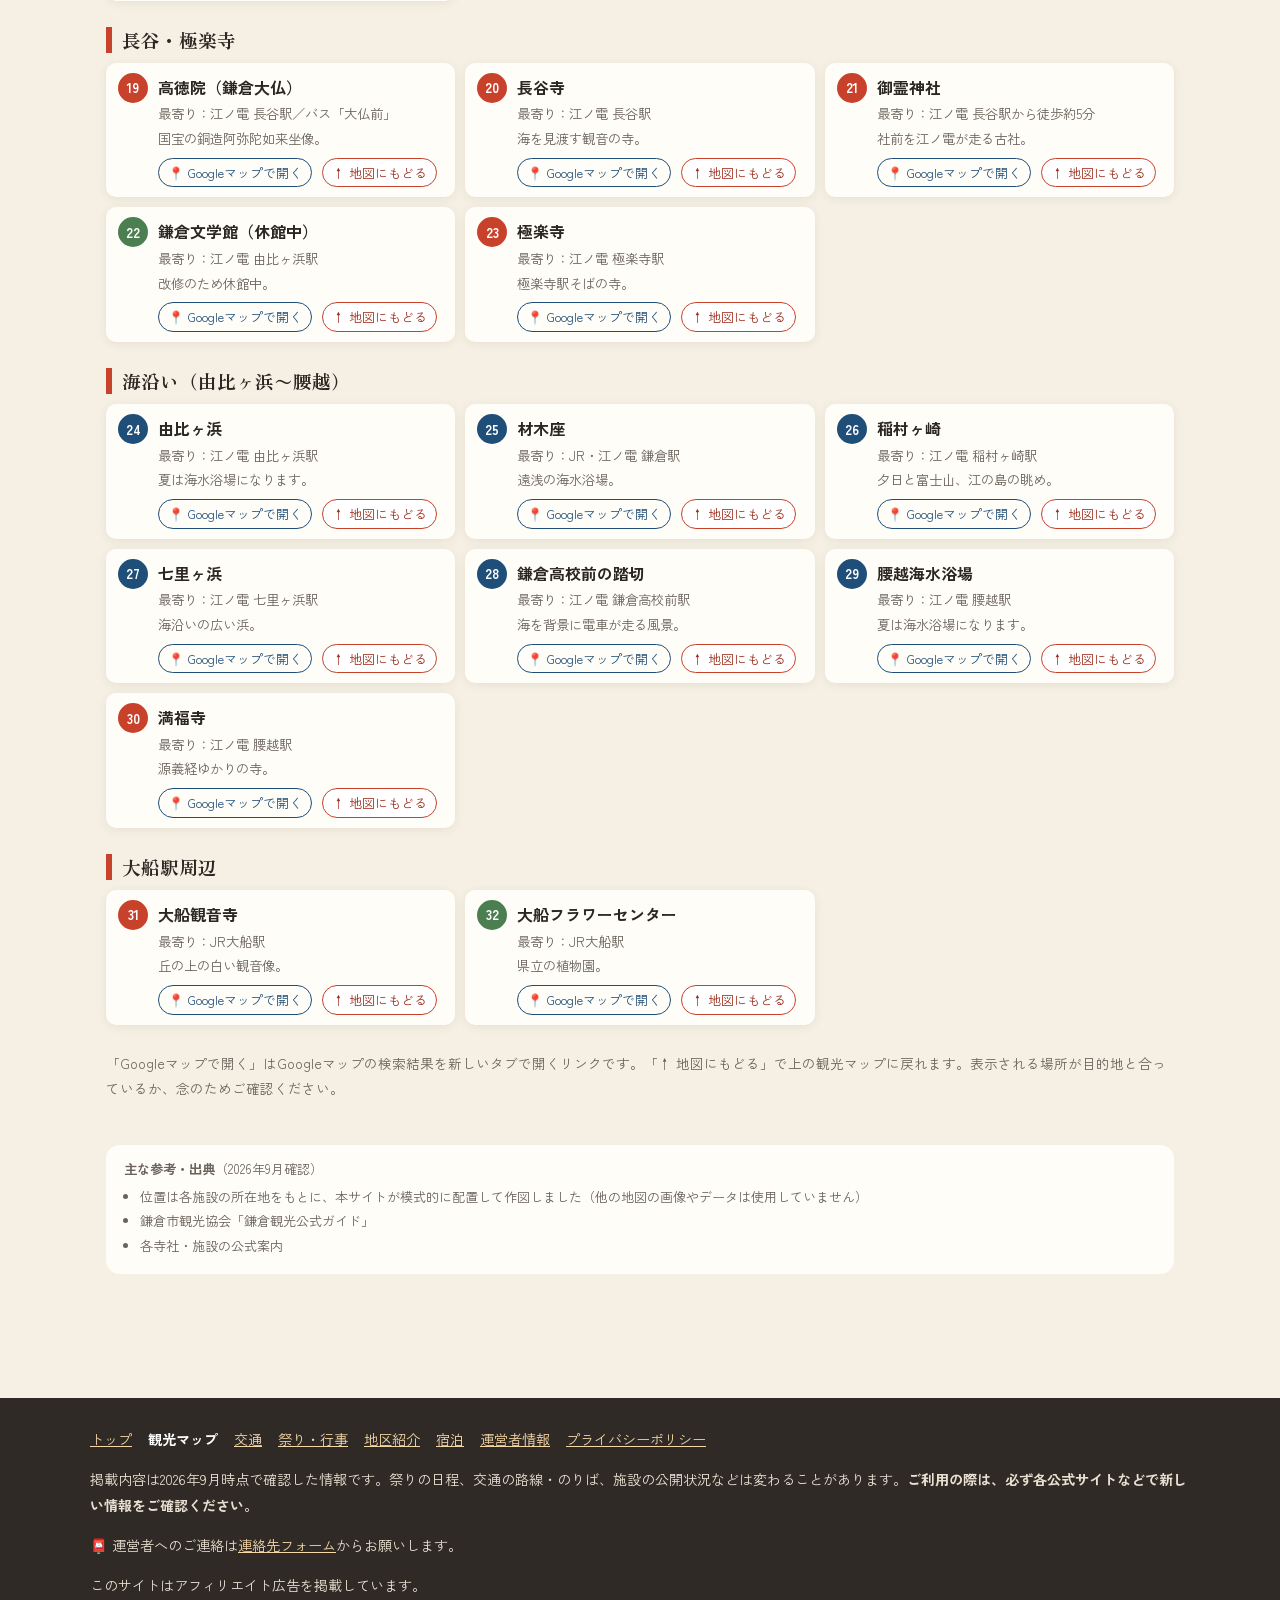
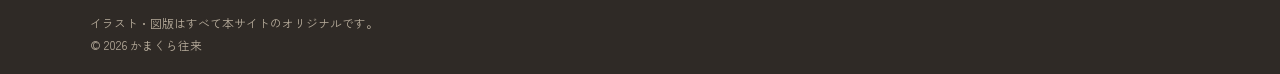
<file: map.html>
<!DOCTYPE html>
<html lang="ja">
<head>
<meta charset="UTF-8">
<meta name="viewport" content="width=device-width, initial-scale=1">
<title>鎌倉の観光マップ（位置関係の模式図）｜かまくら往来</title>
<meta name="description" content="鎌倉市の主な観光地・名勝の位置関係がわかる模式図と、最寄り駅の一覧です。">
<link rel="icon" href="favicon.svg" type="image/svg+xml">
<link rel="preconnect" href="https://fonts.googleapis.com">
<link rel="preconnect" href="https://fonts.gstatic.com" crossorigin>
<link href="https://fonts.googleapis.com/css2?family=Zen+Kaku+Gothic+New:wght@400;700&family=Zen+Old+Mincho:wght@600;700&display=swap" rel="stylesheet">
<link rel="stylesheet" href="style.css">
</head>
<body>
<header class="site-header"><div class="header-inner">
<a class="logo" href="index.html"><svg viewBox="0 0 64 64" xmlns="http://www.w3.org/2000/svg" role="img" aria-label="かまくら往来ロゴ"><title>かまくら往来ロゴ</title>
<circle cx="32" cy="32" r="30" fill="#1f4e79"/>
<path d="M4 42 Q16 36 24 42 T44 42 T60 42 V56 Q46 62 32 62 Q14 62 4 50Z" fill="#5c9bd1"/>
<rect x="13" y="16" width="38" height="5" rx="2" fill="#c8412b"/>
<rect x="16" y="24" width="32" height="4" fill="#c8412b"/>
<rect x="19" y="18" width="5" height="30" fill="#c8412b"/>
<rect x="40" y="18" width="5" height="30" fill="#c8412b"/>
<rect x="11" y="13" width="42" height="4" rx="2" fill="#2b2622"/>
</svg><span class="logo-text">かまくら往来<span class="logo-sub">古都と海のまち 鎌倉めぐり案内帖</span></span></a>
<nav class="gnav" aria-label="メインメニュー"><ul><li><a href="index.html">トップ</a></li><li><a href="map.html" aria-current="page">観光マップ</a></li><li><a href="kotsu.html">交通</a></li><li><a href="matsuri.html">祭り・行事</a></li><li><a href="areas.html">地区紹介</a></li><li><a href="shukuhaku.html">宿泊</a></li></ul></nav>
</div></header>
<!-- PR表記（ステマ規制・楽天アフィリエイトの規約対応）：広告が実際に表示されたときだけ出ます -->
<div class="pr-top" id="pr-top" role="note" hidden style="background:#fff;border-bottom:1px solid #e6dfd2;"><p style="max-width:1100px;margin:0 auto;padding:7px 16px;text-align:left;font-size:14px;line-height:1.6;color:#333;font-weight:500;"><b style="display:inline-block;background:#8a3a1d;color:#fff;border-radius:4px;padding:0 8px;margin-right:8px;font-size:12px;line-height:1.7;vertical-align:1px;">PR</b>このページには広告を含みます</p></div>
<script>(function(){var n=document.getElementById("pr-top");if(!n)return;function on(e){if(e.classList.contains("is-empty")||!e.getClientRects().length)return false;var c=getComputedStyle(e);if(c.display==="none"||c.visibility==="hidden")return false;return !!e.querySelector("a[href],iframe,img")}function chk(){var s=document.querySelectorAll("[data-ad-slot],.ad-frame");for(var i=0;i<s.length;i++){if(on(s[i])){n.hidden=false;if(mo)mo.disconnect();return}}}var mo=window.MutationObserver?new MutationObserver(function(){clearTimeout(t);t=setTimeout(chk,100)}):null,t;document.addEventListener("DOMContentLoaded",function(){chk();if(mo)mo.observe(document.body,{subtree:true,childList:true,attributes:true,attributeFilter:["hidden","class","style"]})});window.addEventListener("load",chk)})();</script>

<main>
<div class="page-hero"><svg viewBox="0 0 64 64" xmlns="http://www.w3.org/2000/svg" role="img" aria-label="かまくら往来ロゴ"><title>かまくら往来ロゴ</title>
<circle cx="32" cy="32" r="30" fill="#1f4e79"/>
<path d="M4 42 Q16 36 24 42 T44 42 T60 42 V56 Q46 62 32 62 Q14 62 4 50Z" fill="#5c9bd1"/>
<rect x="13" y="16" width="38" height="5" rx="2" fill="#c8412b"/>
<rect x="16" y="24" width="32" height="4" fill="#c8412b"/>
<rect x="19" y="18" width="5" height="30" fill="#c8412b"/>
<rect x="40" y="18" width="5" height="30" fill="#c8412b"/>
<rect x="11" y="13" width="42" height="4" rx="2" fill="#2b2622"/>
</svg><div><h1>鎌倉 観光マップ（模式図）</h1><p>主な観光地・名勝の位置関係をひと目で</p></div></div>
<section><h2 class="sec-title" id="map"><svg class="mark" viewBox="0 0 40 40" aria-hidden="true"><circle cx="20" cy="20" r="18" fill="#c8412b"/><path d="M9 24 Q14 19 20 24 T31 24" stroke="#fff" stroke-width="3" fill="none"/><rect x="11" y="11" width="18" height="3" fill="#fff"/></svg>見どころの位置関係</h2>
<div class="notice important"><strong>この図は位置関係をわかりやすく示すための模式図です。</strong>道路や地形は簡略化しており、正確な距離・道順を示すものではありません。実際の道順は、各スポットの「📍 Googleマップで開く」からご確認ください（新しいタブで開きます）。</div>
<div class="legend">
<span><i style="background:#1f4e79"></i>JR横須賀線</span><span><i style="background:#f08a2c"></i>JR東海道線など</span>
<span><i style="background:#3f7d4e"></i>江ノ電</span><span><i style="background:#c8412b"></i>湘南モノレール</span>
<span><i style="background:repeating-linear-gradient(90deg,#7a68b0 0 8px,transparent 8px 13px)"></i>ハイキングコース</span>
<span><i class="dot" style="background:#c8412b"></i>寺社</span><span><i class="dot" style="background:#1f4e79"></i>海・自然</span><span><i class="dot" style="background:#4b7f52"></i>施設・買い物</span>
</div>
<figure class="figure" id="map-top"><p class="hint-scroll">← 図は左右にスクロールできます →</p>
<button type="button" class="zoom-btn" id="zoomBtn" aria-pressed="false">🔍 全体を表示する</button>
<div class="scroll-x" id="mapBox"><svg class="map-svg" viewBox="0 0 1080 830" xmlns="http://www.w3.org/2000/svg" role="img" aria-labelledby="mt">
<title id="mt">鎌倉市の主な観光地の位置関係を示した模式図</title>
<style>.lb{font:600 13px "Zen Kaku Gothic New",sans-serif;paint-order:stroke;stroke:#fffdf8;stroke-width:4px;stroke-linejoin:round;fill:#2b2622}.st{font:11px "Zen Kaku Gothic New",sans-serif;paint-order:stroke;stroke:#fffdf8;stroke-width:3px;fill:#4a4540}.ar{font:700 20px "Zen Old Mincho",serif;fill:#6d8f6a;opacity:.55;letter-spacing:.15em}.nm{font:700 11px sans-serif;fill:#fff}</style>
<rect width="1080" height="830" fill="#f3efe2"/>
<path d="M649.0 174.7 Q801.7 232.9 892.4 215.4 Q983.1 198.0 1030.8 238.7 Q1078.5 279.5 1078.5 349.3 Q1078.5 419.2 997.4 395.9 Q916.3 372.6 859.0 355.2 Q801.7 337.7 749.2 308.6 Q696.7 279.5 672.9 227.1 L649.0 174.7Z" fill="#cfe2c4"/>
<path d="M610.8 349.3 Q706.3 361.0 715.8 407.6 Q725.4 454.1 696.7 483.2 Q668.1 512.4 639.5 500.7 Q610.8 489.1 610.8 419.2 L610.8 349.3Z" fill="#cfe2c4"/>
<path d="M267.2 465.8 Q477.2 430.8 515.4 471.6 Q553.6 512.4 529.7 558.9 Q505.9 605.5 410.4 611.3 Q315.0 617.2 267.2 588.0 Q219.5 558.9 243.4 512.4 L267.2 465.8Z" fill="#cfe2c4"/>
<path d="M839.9 512.4 Q1078.5 512.4 1078.5 605.5 Q1078.5 698.7 987.9 681.2 Q897.2 663.7 868.5 588.0 L839.9 512.4Z" fill="#cfe2c4"/>
<path d="M458.1 99.0 Q610.8 23.3 629.9 64.0 Q649.0 104.8 601.3 128.1 Q553.6 151.4 505.9 125.2 L458.1 99.0Z" fill="#cfe2c4"/>
<path d="M0.0 628.8 L105.0 640.4 L171.8 654.4 L205.2 663.7 L224.3 677.7 L315.0 671.9 L410.4 683.5 L467.7 701.0 L510.6 731.3 L539.3 692.8 L582.2 637.0 L649.0 614.8 L706.3 609.0 L754.0 618.3 L801.7 647.4 L820.8 687.0 L835.1 718.5 L868.5 751.1 L906.7 766.2 L983.1 770.9 L1049.9 780.2 L1126.3 791.8 L1126.3 896.6 L0.0 896.6 Z" fill="#bcd9ee"/>
<path d="M0.0 628.8 Q105.0 640.4 138.4 647.4 Q171.8 654.4 188.5 659.1 Q205.2 663.7 214.8 670.7 Q224.3 677.7 269.6 674.8 Q315.0 671.9 362.7 677.7 Q410.4 683.5 439.0 692.3 Q467.7 701.0 489.2 716.1 Q510.6 731.3 524.9 712.1 Q539.3 692.8 560.7 664.9 Q582.2 637.0 615.6 625.9 Q649.0 614.8 677.7 611.9 Q706.3 609.0 730.2 613.7 Q754.0 618.3 777.9 632.9 Q801.7 647.4 811.3 667.2 Q820.8 687.0 828.0 702.7 Q835.1 718.5 851.8 734.8 Q868.5 751.1 887.6 758.6 Q906.7 766.2 944.9 768.5 Q983.1 770.9 1016.5 775.5 Q1049.9 780.2 1088.1 786.0 L1126.3 791.8" fill="none" stroke="#8fbadd" stroke-width="3"/>
<ellipse cx="81" cy="724" rx="26" ry="12" fill="#d9d2bd" stroke="#b9ae90"/><text class="lb" x="81" y="754" text-anchor="middle">江の島（藤沢市）</text>
<text x="601" y="792" style="font:700 22px Zen Old Mincho,serif;fill:#5b8fbf;letter-spacing:.4em">相 模 湾</text>
<path d="M897.2 384.3 Q839.9 471.6 820.8 503.6 Q801.7 535.6 785.0 561.8 Q768.3 588.0 762.1 601.4 L755.9 614.8" fill="none" stroke="#8fbadd" stroke-width="4" stroke-linecap="round"/>
<path d="M677.7 0.0 Q582.2 116.4 548.8 145.6 Q515.4 174.7 462.9 206.7 Q410.4 238.7 353.1 267.8 Q295.9 296.9 224.3 314.4 Q152.7 331.9 76.4 340.6 L0.0 349.3" fill="none" stroke="#8fbadd" stroke-width="4" stroke-linecap="round"/>
<text class="st" x="826" y="596" fill="#3a7cb8">滑川</text>
<text class="st" x="267" y="279">柏尾川</text>
<text class="ar" x="597" y="262" text-anchor="middle">北鎌倉</text>
<text class="ar" x="639" y="41" text-anchor="middle">大船</text>
<text class="ar" x="344" y="210" text-anchor="middle">深沢</text>
<text class="ar" x="878" y="576" text-anchor="middle">鎌倉駅周辺</text>
<text class="ar" x="935" y="378" text-anchor="middle">二階堂・浄明寺</text>
<text class="ar" x="391" y="501" text-anchor="middle">鎌倉山</text>
<text class="ar" x="153" y="559" text-anchor="middle">腰越</text>
<path d="M801.7 434.3 Q773.1 512.4 758.8 547.3 Q744.5 582.2 737.3 593.9 L730.2 605.5" fill="none" stroke="#fff" stroke-width="7" stroke-linecap="round"/><path d="M801.7 434.3 Q773.1 512.4 758.8 547.3 Q744.5 582.2 737.3 593.9 L730.2 605.5" fill="none" stroke="#d8c9a6" stroke-width="3" stroke-linecap="round"/>
<path d="M820.8 425.0 Q878.1 436.7 906.7 446.6 Q935.4 456.5 964.0 469.9 Q992.6 483.2 1059.4 497.8 L1126.3 512.4" fill="none" stroke="#fff" stroke-width="7" stroke-linecap="round"/><path d="M820.8 425.0 Q878.1 436.7 906.7 446.6 Q935.4 456.5 964.0 469.9 Q992.6 483.2 1059.4 497.8 L1126.3 512.4" fill="none" stroke="#d8c9a6" stroke-width="3" stroke-linecap="round"/>
<path d="M801.7 409.9 Q792.2 372.6 768.3 346.4 Q744.5 320.2 723.0 302.8 Q701.5 285.3 670.5 235.8 Q639.5 186.3 610.8 148.5 L582.2 110.6" fill="none" stroke="#fff" stroke-width="7" stroke-linecap="round"/><path d="M801.7 409.9 Q792.2 372.6 768.3 346.4 Q744.5 320.2 723.0 302.8 Q701.5 285.3 670.5 235.8 Q639.5 186.3 610.8 148.5 L582.2 110.6" fill="none" stroke="#d8c9a6" stroke-width="3" stroke-linecap="round"/>
<path d="M734.9 558.9 Q668.1 558.9 641.9 558.9 Q615.6 558.9 612.3 541.5 Q608.9 524.0 581.3 489.1 Q553.6 454.1 515.4 419.2 L477.2 384.3" fill="none" stroke="#fff" stroke-width="7" stroke-linecap="round"/><path d="M734.9 558.9 Q668.1 558.9 641.9 558.9 Q615.6 558.9 612.3 541.5 Q608.9 524.0 581.3 489.1 Q553.6 454.1 515.4 419.2 L477.2 384.3" fill="none" stroke="#d8c9a6" stroke-width="3" stroke-linecap="round"/>
<path d="M515.4 722.0 Q410.4 669.6 338.8 663.7 Q267.2 657.9 238.6 655.0 L210.0 652.1" fill="none" stroke="#fff" stroke-width="7" stroke-linecap="round"/><path d="M515.4 722.0 Q410.4 669.6 338.8 663.7 Q267.2 657.9 238.6 655.0 L210.0 652.1" fill="none" stroke="#d8c9a6" stroke-width="3" stroke-linecap="round"/>
<text class="st" x="765" y="530" transform="rotate(-66 765 530)">若宮大路</text>
<text class="st" x="1031" y="480" transform="rotate(-12 1031 480)">金沢街道</text>
<text class="st" x="660" y="210" transform="rotate(-52 660 210)">鎌倉街道</text>
<path d="M698.7 331.9 Q679.6 372.6 673.8 388.9 Q668.1 405.2 677.7 420.9 Q687.2 436.7 668.1 457.0 Q649.0 477.4 629.0 500.7 L608.9 524.0" fill="none" stroke="#7a68b0" stroke-width="4" stroke-dasharray="8 6" stroke-linecap="round"/>
<path d="M787.4 361.0 Q811.3 314.4 839.9 294.0 Q868.5 273.6 902.0 270.7 Q935.4 267.8 964.0 285.3 Q992.6 302.8 988.8 324.9 L985.0 347.0" fill="none" stroke="#7a68b0" stroke-width="4" stroke-dasharray="8 6" stroke-linecap="round"/>
<text class="st" x="613" y="413" fill="#5a4a90" text-anchor="end">葛原岡・大仏コース</text>
<text class="st" x="888" y="250" fill="#5a4a90" text-anchor="middle">天園コース</text>
<path d="M954.4 -93.2 Q725.4 0.0 645.7 43.7 Q566.0 87.3 488.2 133.9 Q410.4 180.5 315.0 215.4 Q219.5 250.4 109.8 275.4 L0.0 300.4" fill="none" stroke="#f08a2c" stroke-width="6"/>
<path d="M566.0 93.2 Q620.4 151.4 639.5 186.3 Q658.6 221.2 680.0 256.2 Q701.5 291.1 713.5 331.9 Q725.4 372.6 732.5 401.7 Q739.7 430.8 744.0 465.8 Q748.3 500.7 770.2 516.4 Q792.2 532.2 830.4 546.7 Q868.5 561.3 911.5 595.0 Q954.4 628.8 1040.4 681.2 L1126.3 733.6" fill="none" stroke="#1f4e79" stroke-width="6"/>
<path d="M740.7 500.7 Q706.3 555.4 689.6 564.2 Q672.9 572.9 640.9 577.6 Q608.9 582.2 575.5 591.5 Q542.1 600.9 518.3 628.2 Q494.4 655.6 439.0 653.8 Q383.7 652.1 330.2 650.3 Q276.8 648.6 241.0 642.2 Q205.2 635.8 186.1 624.1 Q167.0 612.5 145.6 562.4 Q124.1 512.4 81.1 430.8 L38.2 349.3" fill="none" stroke="#3f7d4e" stroke-width="6"/>
<path d="M572.7 99.0 Q520.2 174.7 499.7 196.8 Q479.1 218.9 454.8 252.7 Q430.5 286.5 406.1 329.5 Q381.8 372.6 358.4 418.0 Q335.0 463.5 296.4 507.1 Q257.7 550.8 225.3 575.8 Q192.8 600.9 168.0 609.0 L143.2 617.2" fill="none" stroke="#c8412b" stroke-width="5" stroke-dasharray="2 0"/><path d="M572.7 99.0 Q520.2 174.7 499.7 196.8 Q479.1 218.9 454.8 252.7 Q430.5 286.5 406.1 329.5 Q381.8 372.6 358.4 418.0 Q335.0 463.5 296.4 507.1 Q257.7 550.8 225.3 575.8 Q192.8 600.9 168.0 609.0 L143.2 617.2" fill="none" stroke="#fff" stroke-width="1.5" stroke-dasharray="6 6"/>
<text class="st" x="821" y="-47">← JR東海道線・根岸線など（横浜方面）</text>
<text class="st" x="24" y="262">藤沢方面 →</text>
<text class="st" x="974" y="681">JR横須賀線（逗子方面）</text>
<circle cx="566.0" cy="93.2" r="7" fill="#fff" stroke="#2b2622" stroke-width="2"/>
<text class="st" x="576" y="85" text-anchor="start" style="font-weight:700;font-size:13px">大船駅</text>
<circle cx="701.5" cy="291.1" r="7" fill="#fff" stroke="#2b2622" stroke-width="2"/>
<text class="st" x="692" y="283" text-anchor="end" style="font-weight:700;font-size:13px">北鎌倉駅</text>
<circle cx="744.5" cy="500.7" r="7" fill="#fff" stroke="#2b2622" stroke-width="2"/>
<text class="st" x="732" y="505" text-anchor="end" style="font-weight:700;font-size:13px">鎌倉駅</text>
<circle cx="706.3" cy="555.4" r="4.5" fill="#fff" stroke="#2b2622" stroke-width="2"/>
<text class="st" x="706" y="547" text-anchor="middle">和田塚</text>
<circle cx="672.9" cy="572.9" r="4.5" fill="#fff" stroke="#2b2622" stroke-width="2"/>
<text class="st" x="673" y="565" text-anchor="middle">由比ヶ浜</text>
<circle cx="608.9" cy="582.2" r="4.5" fill="#fff" stroke="#2b2622" stroke-width="2"/>
<text class="st" x="609" y="574" text-anchor="middle">長谷</text>
<circle cx="542.1" cy="600.9" r="4.5" fill="#fff" stroke="#2b2622" stroke-width="2"/>
<text class="st" x="536" y="615" text-anchor="end" style="">極楽寺</text>
<circle cx="494.4" cy="655.6" r="4.5" fill="#fff" stroke="#2b2622" stroke-width="2"/>
<text class="st" x="494" y="648" text-anchor="middle">稲村ヶ崎</text>
<circle cx="383.7" cy="652.1" r="4.5" fill="#fff" stroke="#2b2622" stroke-width="2"/>
<text class="st" x="384" y="644" text-anchor="middle">七里ヶ浜</text>
<circle cx="276.8" cy="648.6" r="4.5" fill="#fff" stroke="#2b2622" stroke-width="2"/>
<text class="st" x="277" y="641" text-anchor="middle">鎌倉高校前</text>
<circle cx="205.2" cy="635.8" r="4.5" fill="#fff" stroke="#2b2622" stroke-width="2"/>
<text class="st" x="205" y="652" text-anchor="middle" style="">腰越</text>
<circle cx="167.0" cy="612.5" r="4.5" fill="#fff" stroke="#2b2622" stroke-width="2"/>
<text class="st" x="161" y="631" text-anchor="end" style="">江ノ島</text>
<circle cx="520.2" cy="174.7" r="4.5" fill="#fff" stroke="#2b2622" stroke-width="2"/>
<text class="st" x="511" y="179" text-anchor="end" style="">富士見町</text>
<circle cx="479.1" cy="218.9" r="4.5" fill="#fff" stroke="#2b2622" stroke-width="2"/>
<text class="st" x="470" y="223" text-anchor="end" style="">湘南町屋</text>
<circle cx="430.5" cy="286.5" r="4.5" fill="#fff" stroke="#2b2622" stroke-width="2"/>
<text class="st" x="421" y="290" text-anchor="end" style="">湘南深沢</text>
<circle cx="335.0" cy="463.5" r="4.5" fill="#fff" stroke="#2b2622" stroke-width="2"/>
<text class="st" x="326" y="467" text-anchor="end" style="">西鎌倉</text>
<circle cx="257.7" cy="550.8" r="4.5" fill="#fff" stroke="#2b2622" stroke-width="2"/>
<text class="st" x="249" y="555" text-anchor="end" style="">片瀬山</text>
<circle cx="192.8" cy="600.9" r="4.5" fill="#fff" stroke="#2b2622" stroke-width="2"/>
<text class="st" x="184" y="595" text-anchor="end" style="">目白山下</text>
<circle cx="143.2" cy="617.2" r="4.5" fill="#fff" stroke="#2b2622" stroke-width="2"/>
<text class="st" x="133" y="620" text-anchor="end" style="">湘南江の島</text>
<a href="#spot-1" id="pin-1" aria-label="1 円覚寺の説明へ"><circle cx="723.5" cy="285.3" r="10" fill="#c8412b" stroke="#fff" stroke-width="2"/><text class="nm" x="723.5" y="289.3" text-anchor="middle">1</text><text class="lb" x="735.5" y="277.3" text-anchor="start">円覚寺</text></a>
<a href="#spot-2" id="pin-2" aria-label="2 明月院の説明へ"><circle cx="755.9" cy="312.1" r="10" fill="#c8412b" stroke="#fff" stroke-width="2"/><text class="nm" x="755.9" y="316.1" text-anchor="middle">2</text><text class="lb" x="768.9" y="316.1" text-anchor="start">明月院</text></a>
<a href="#spot-3" id="pin-3" aria-label="3 建長寺の説明へ"><circle cx="787.4" cy="361.0" r="10" fill="#c8412b" stroke="#fff" stroke-width="2"/><text class="nm" x="787.4" y="365.0" text-anchor="middle">3</text><text class="lb" x="800.4" y="366.0" text-anchor="start">建長寺</text></a>
<a href="#spot-4" id="pin-4" aria-label="4 東慶寺の説明へ"><circle cx="706.3" cy="308.6" r="10" fill="#c8412b" stroke="#fff" stroke-width="2"/><text class="nm" x="706.3" y="312.6" text-anchor="middle">4</text><text class="lb" x="694.3" y="316.6" text-anchor="end">東慶寺</text></a>
<a href="#spot-5" id="pin-5" aria-label="5 浄智寺の説明へ"><circle cx="698.7" cy="331.9" r="10" fill="#c8412b" stroke="#fff" stroke-width="2"/><text class="nm" x="698.7" y="335.9" text-anchor="middle">5</text><text class="lb" x="686.7" y="341.9" text-anchor="end">浄智寺</text></a>
<a href="#spot-6" id="pin-6" aria-label="6 鶴岡八幡宮の説明へ"><circle cx="807.5" cy="420.4" r="10" fill="#c8412b" stroke="#fff" stroke-width="2"/><text class="nm" x="807.5" y="424.4" text-anchor="middle">6</text><text class="lb" x="807.5" y="405.4" text-anchor="middle">鶴岡八幡宮</text></a>
<a href="#spot-7" id="pin-7" aria-label="7 鎌倉国宝館の説明へ"><circle cx="830.4" cy="440.2" r="10" fill="#4b7f52" stroke="#fff" stroke-width="2"/><text class="nm" x="830.4" y="444.2" text-anchor="middle">7</text><text class="lb" x="843.4" y="448.2" text-anchor="start">鎌倉国宝館</text></a>
<a href="#spot-8" id="pin-8" aria-label="8 小町通りの説明へ"><circle cx="763.6" cy="468.1" r="10" fill="#4b7f52" stroke="#fff" stroke-width="2"/><text class="nm" x="763.6" y="472.1" text-anchor="middle">8</text><text class="lb" x="775.6" y="472.1" text-anchor="start">小町通り</text></a>
<a href="#spot-9" id="pin-9" aria-label="9 レンバイの説明へ"><circle cx="761.7" cy="521.7" r="10" fill="#4b7f52" stroke="#fff" stroke-width="2"/><text class="nm" x="761.7" y="525.7" text-anchor="middle">9</text><text class="lb" x="773.7" y="535.7" text-anchor="start">レンバイ</text></a>
<a href="#spot-10" id="pin-10" aria-label="10 鎌倉彫会館の説明へ"><circle cx="773.1" cy="494.9" r="10" fill="#4b7f52" stroke="#fff" stroke-width="2"/><text class="nm" x="773.1" y="498.9" text-anchor="middle">10</text><text class="lb" x="786.1" y="498.9" text-anchor="start">鎌倉彫会館</text></a>
<a href="#spot-11" id="pin-11" aria-label="11 歴史文化交流館の説明へ"><circle cx="713.9" cy="456.5" r="10" fill="#4b7f52" stroke="#fff" stroke-width="2"/><text class="nm" x="713.9" y="460.5" text-anchor="middle">11</text><text class="lb" x="701.9" y="452.5" text-anchor="end">歴史文化交流館</text></a>
<a href="#spot-12" id="pin-12" aria-label="12 銭洗弁財天の説明へ"><circle cx="663.3" cy="422.7" r="10" fill="#c8412b" stroke="#fff" stroke-width="2"/><text class="nm" x="663.3" y="426.7" text-anchor="middle">12</text><text class="lb" x="651.3" y="422.7" text-anchor="end">銭洗弁財天</text></a>
<a href="#spot-13" id="pin-13" aria-label="13 源氏山公園の説明へ"><circle cx="687.2" cy="436.7" r="10" fill="#1f4e79" stroke="#fff" stroke-width="2"/><text class="nm" x="687.2" y="440.7" text-anchor="middle">13</text><text class="lb" x="699.2" y="430.7" text-anchor="start">源氏山公園</text></a>
<a href="#spot-14" id="pin-14" aria-label="14 佐助稲荷神社の説明へ"><circle cx="675.8" cy="463.5" r="10" fill="#c8412b" stroke="#fff" stroke-width="2"/><text class="nm" x="675.8" y="467.5" text-anchor="middle">14</text><text class="lb" x="663.8" y="479.5" text-anchor="end">佐助稲荷神社</text></a>
<a href="#spot-15" id="pin-15" aria-label="15 鎌倉宮の説明へ"><circle cx="878.1" cy="398.2" r="10" fill="#c8412b" stroke="#fff" stroke-width="2"/><text class="nm" x="878.1" y="402.2" text-anchor="middle">15</text><text class="lb" x="890.1" y="392.2" text-anchor="start">鎌倉宮</text></a>
<a href="#spot-16" id="pin-16" aria-label="16 杉本寺の説明へ"><circle cx="935.4" cy="451.8" r="10" fill="#c8412b" stroke="#fff" stroke-width="2"/><text class="nm" x="935.4" y="455.8" text-anchor="middle">16</text><text class="lb" x="935.4" y="439.8" text-anchor="middle">杉本寺</text></a>
<a href="#spot-17" id="pin-17" aria-label="17 報国寺の説明へ"><circle cx="985.0" cy="491.4" r="10" fill="#c8412b" stroke="#fff" stroke-width="2"/><text class="nm" x="985.0" y="495.4" text-anchor="middle">17</text><text class="lb" x="989.0" y="509.4" text-anchor="middle">報国寺</text></a>
<a href="#spot-18" id="pin-18" aria-label="18 瑞泉寺の説明へ"><circle cx="985.0" cy="347.0" r="10" fill="#c8412b" stroke="#fff" stroke-width="2"/><text class="nm" x="985.0" y="351.0" text-anchor="middle">18</text><text class="lb" x="997.0" y="351.0" text-anchor="start">瑞泉寺</text></a>
<a href="#spot-19" id="pin-19" aria-label="19 高徳院（鎌倉大仏）の説明へ"><circle cx="608.9" cy="524.0" r="10" fill="#c8412b" stroke="#fff" stroke-width="2"/><text class="nm" x="608.9" y="528.0" text-anchor="middle">19</text><text class="lb" x="596.9" y="520.0" text-anchor="end">高徳院（鎌倉大仏）</text></a>
<a href="#spot-20" id="pin-20" aria-label="20 長谷寺の説明へ"><circle cx="580.3" cy="572.9" r="10" fill="#c8412b" stroke="#fff" stroke-width="2"/><text class="nm" x="580.3" y="576.9" text-anchor="middle">20</text><text class="lb" x="568.3" y="564.9" text-anchor="end">長谷寺</text></a>
<a href="#spot-21" id="pin-21" aria-label="21 御霊神社の説明へ"><circle cx="596.5" cy="593.9" r="10" fill="#c8412b" stroke="#fff" stroke-width="2"/><text class="nm" x="596.5" y="597.9" text-anchor="middle">21</text><text class="lb" x="592.5" y="609.9" text-anchor="end">御霊神社</text></a>
<a href="#spot-22" id="pin-22" aria-label="22 文学館（休館中）の説明へ"><circle cx="653.8" cy="538.0" r="10" fill="#4b7f52" stroke="#fff" stroke-width="2"/><text class="nm" x="653.8" y="542.0" text-anchor="middle">22</text><text class="lb" x="661.8" y="526.0" text-anchor="start">文学館（休館中）</text></a>
<a href="#spot-23" id="pin-23" aria-label="23 極楽寺の説明へ"><circle cx="532.6" cy="588.0" r="10" fill="#c8412b" stroke="#fff" stroke-width="2"/><text class="nm" x="532.6" y="592.0" text-anchor="middle">23</text><text class="lb" x="520.6" y="582.0" text-anchor="end">極楽寺</text></a>
<a href="#spot-24" id="pin-24" aria-label="24 由比ヶ浜の説明へ"><circle cx="692.0" cy="614.8" r="10" fill="#1f4e79" stroke="#fff" stroke-width="2"/><text class="nm" x="692.0" y="618.8" text-anchor="middle">24</text><text class="lb" x="692.0" y="638.8" text-anchor="middle">由比ヶ浜</text></a>
<a href="#spot-25" id="pin-25" aria-label="25 材木座の説明へ"><circle cx="806.5" cy="657.9" r="10" fill="#1f4e79" stroke="#fff" stroke-width="2"/><text class="nm" x="806.5" y="661.9" text-anchor="middle">25</text><text class="lb" x="820.5" y="675.9" text-anchor="start">材木座</text></a>
<a href="#spot-26" id="pin-26" aria-label="26 稲村ヶ崎の説明へ"><circle cx="510.6" cy="724.3" r="10" fill="#1f4e79" stroke="#fff" stroke-width="2"/><text class="nm" x="510.6" y="728.3" text-anchor="middle">26</text><text class="lb" x="510.6" y="750.3" text-anchor="middle">稲村ヶ崎</text></a>
<a href="#spot-27" id="pin-27" aria-label="27 七里ヶ浜の説明へ"><circle cx="372.2" cy="684.7" r="10" fill="#1f4e79" stroke="#fff" stroke-width="2"/><text class="nm" x="372.2" y="688.7" text-anchor="middle">27</text><text class="lb" x="372.2" y="710.7" text-anchor="middle">七里ヶ浜</text></a>
<a href="#spot-28" id="pin-28" aria-label="28 鎌倉高校前の踏切の説明へ"><circle cx="284.4" cy="656.7" r="10" fill="#1f4e79" stroke="#fff" stroke-width="2"/><text class="nm" x="284.4" y="660.7" text-anchor="middle">28</text><text class="lb" x="284.4" y="640.7" text-anchor="middle">鎌倉高校前の踏切</text></a>
<a href="#spot-29" id="pin-29" aria-label="29 腰越海水浴場の説明へ"><circle cx="240.5" cy="675.4" r="10" fill="#1f4e79" stroke="#fff" stroke-width="2"/><text class="nm" x="240.5" y="679.4" text-anchor="middle">29</text><text class="lb" x="248.5" y="699.4" text-anchor="middle">腰越海水浴場</text></a>
<a href="#spot-30" id="pin-30" aria-label="30 満福寺の説明へ"><circle cx="214.8" cy="621.8" r="10" fill="#c8412b" stroke="#fff" stroke-width="2"/><text class="nm" x="214.8" y="625.8" text-anchor="middle">30</text><text class="lb" x="218.8" y="607.8" text-anchor="middle">満福寺</text></a>
<a href="#spot-31" id="pin-31" aria-label="31 大船観音寺の説明へ"><circle cx="539.3" cy="108.3" r="10" fill="#c8412b" stroke="#fff" stroke-width="2"/><text class="nm" x="539.3" y="112.3" text-anchor="middle">31</text><text class="lb" x="527.3" y="104.3" text-anchor="end">大船観音寺</text></a>
<a href="#spot-32" id="pin-32" aria-label="32 大船フラワーセンターの説明へ"><circle cx="472.5" cy="151.4" r="10" fill="#4b7f52" stroke="#fff" stroke-width="2"/><text class="nm" x="472.5" y="155.4" text-anchor="middle">32</text><text class="lb" x="460.5" y="155.4" text-anchor="end">大船フラワーセンター</text></a>
<g transform="translate(1010 60)"><circle r="30" fill="#fffdf8" stroke="#c9b999"/><path d="M0 -24 L8 4 L0 0 L-8 4Z" fill="#c8412b"/><text y="20" text-anchor="middle" class="lb">北</text></g>
<g transform="translate(30 790)"><rect x="-10" y="-26" width="250" height="40" rx="8" fill="#fffdf8" opacity=".9"/><path d="M0 0 H105 M0 -6 V6 M105 -6 V6" stroke="#2b2622" stroke-width="2"/><text class="st" x="113" y="4">約1km（目安）</text></g>
</svg></div>
<figcaption>図中の番号をタップすると、下の一覧の説明に移動します。「約1km」は目安です。江の島は藤沢市です。</figcaption></figure>
</section>

<section><h2 class="sec-title" id="tips"><svg class="mark" viewBox="0 0 40 40" aria-hidden="true"><circle cx="20" cy="20" r="18" fill="#1f4e79"/><path d="M9 24 Q14 19 20 24 T31 24" stroke="#fff" stroke-width="3" fill="none"/><rect x="11" y="11" width="18" height="3" fill="#fff"/></svg>エリアのめぐり方のヒント</h2>
<div class="cards">
<article class="card"><div class="pic"><svg viewBox="0 0 320 200" xmlns="http://www.w3.org/2000/svg" role="img" aria-label="禅寺の山門と松のイラスト"><title>禅寺の山門と松のイラスト</title>
<rect width="320" height="200" fill="#eef1e6"/>
<path d="M0 110 Q160 60 320 110 V200 H0Z" fill="#6f9b6f"/>
<g transform="translate(80 40)">
<path d="M-20 30 L80 0 L180 30Z" fill="#3b3f42"/><rect x="5" y="30" width="150" height="10" fill="#8a6a45"/>
<path d="M-10 60 L80 36 L170 60Z" fill="#3b3f42"/>
<rect x="15" y="60" width="130" height="70" fill="#a07a50"/>
<g fill="#6b4a2c"><rect x="25" y="60" width="10" height="70"/><rect x="75" y="60" width="10" height="70"/><rect x="125" y="60" width="10" height="70"/></g></g>
<g fill="#355c3a"><path d="M20 190 L45 110 L70 190Z"/><path d="M255 190 L280 105 L305 190Z"/></g>
<rect y="185" width="320" height="15" fill="#c9b999"/>
</svg></div><div class="body"><h3>北鎌倉 → 鎌倉駅</h3><div><span class="tag ">徒歩・電車</span></div><p>北鎌倉駅を出るとすぐ円覚寺があり、明月院・建長寺を経て鶴岡八幡宮へは鎌倉街道沿いに南へ進みます。JR横須賀線の北鎌倉駅と鎌倉駅は隣どうしの駅です。</p></div></article>
<article class="card"><div class="pic"><svg viewBox="0 0 320 200" xmlns="http://www.w3.org/2000/svg" role="img" aria-label="海沿いの踏切と電車のイラスト"><title>海沿いの踏切と電車のイラスト</title>
<rect width="320" height="200" fill="#bfe0f0"/>
<rect y="100" width="320" height="50" fill="#3a7cb8"/>
<rect y="150" width="320" height="50" fill="#b5a98f"/>
<g transform="translate(60 118)">
<rect width="100" height="36" rx="8" fill="#3f7d4e"/><rect y="19" width="100" height="17" rx="4" fill="#efe6c8"/>
<rect x="104" width="100" height="36" rx="8" fill="#3f7d4e"/><rect x="104" y="19" width="100" height="17" rx="4" fill="#efe6c8"/>
<g fill="#cfe6f5"><rect x="10" y="6" width="18" height="10" rx="2"/><rect x="36" y="6" width="18" height="10" rx="2"/><rect x="62" y="6" width="18" height="10" rx="2"/><rect x="114" y="6" width="18" height="10" rx="2"/><rect x="140" y="6" width="18" height="10" rx="2"/><rect x="166" y="6" width="18" height="10" rx="2"/></g></g>
<rect y="156" width="320" height="4" fill="#5b4c3d"/>
<g transform="translate(275 90)"><rect x="-3" width="6" height="70" fill="#2b2622"/>
<path d="M-26 8 L26 22 M-26 22 L26 8" stroke="#f2c230" stroke-width="7"/><path d="M-26 8 L26 22 M-26 22 L26 8" stroke="#2b2622" stroke-width="7" stroke-dasharray="6 6"/>
<circle cx="-10" cy="34" r="6" fill="#c8412b"/><circle cx="10" cy="34" r="6" fill="#c8412b"/></g>
</svg></div><div class="body"><h3>江ノ電で海沿いへ</h3><div><span class="tag ai">江ノ電</span></div><p>鎌倉駅から江ノ電に乗ると、長谷（大仏・長谷寺）、極楽寺、稲村ヶ崎、七里ヶ浜、鎌倉高校前、腰越と海沿いを西へ進み、藤沢市の江ノ島駅方面へ続きます。</p></div></article>
<article class="card"><div class="pic"><svg viewBox="0 0 320 200" xmlns="http://www.w3.org/2000/svg" role="img" aria-label="山道のハイキングコースのイラスト"><title>山道のハイキングコースのイラスト</title>
<rect width="320" height="200" fill="#e6f0e3"/>
<path d="M0 150 L90 60 L160 120 L230 40 L320 140 V200 H0Z" fill="#4b7f52"/>
<path d="M0 180 Q80 140 160 170 T320 160 V200 H0Z" fill="#355c3a"/>
<path d="M40 200 Q90 160 140 170 Q200 180 230 120 Q245 90 230 60" stroke="#e9dfcb" stroke-width="7" fill="none" stroke-dasharray="14 8"/>
<g fill="#2f5a34"><path d="M260 170 l14 -40 l14 40z"/><path d="M285 175 l12 -34 l12 34z"/><path d="M20 180 l12 -34 l12 34z"/></g>
<circle cx="226" cy="54" r="6" fill="#c8412b"/>
</svg></div><div class="body"><h3>山道でつなぐ</h3><div><span class="tag take">ハイキング</span></div><p>北鎌倉の浄智寺付近から源氏山を経て大仏へ抜ける山道があります。舗装道路とは違う道なので、歩きやすい靴と時間の余裕が必要です。</p></div></article>
</div>
</section>

<section><h2 class="sec-title" id="list"><svg class="mark" viewBox="0 0 40 40" aria-hidden="true"><circle cx="20" cy="20" r="18" fill="#4b7f52"/><path d="M9 24 Q14 19 20 24 T31 24" stroke="#fff" stroke-width="3" fill="none"/><rect x="11" y="11" width="18" height="3" fill="#fff"/></svg>スポット一覧（最寄り駅・地図リンク）</h2>
<div class="spot-group"><h3>北鎌倉エリア</h3><ul class="spot-list"><li id="spot-1"><span class="num ">1</span><div><b>円覚寺</b><small>最寄り：JR北鎌倉駅すぐ</small><small>国宝の舎利殿と洪鐘がある禅寺。</small><p class="gm-line"><a class="maplink" href="https://www.google.com/maps/search/?api=1&query=%E5%86%86%E8%A6%9A%E5%AF%BA%20%E9%8E%8C%E5%80%89" target="_blank" rel="noopener noreferrer">📍 Googleマップで開く<span class="sr">（外部サイト・新しいタブで開きます）</span></a> <a class="to-map" href="#map-top" data-spot="1">↑ 地図にもどる</a></p></div></li><li id="spot-2"><span class="num ">2</span><div><b>明月院</b><small>最寄り：JR北鎌倉駅</small><small>「あじさい寺」の名で知られます。</small><p class="gm-line"><a class="maplink" href="https://www.google.com/maps/search/?api=1&query=%E6%98%8E%E6%9C%88%E9%99%A2%20%E9%8E%8C%E5%80%89" target="_blank" rel="noopener noreferrer">📍 Googleマップで開く<span class="sr">（外部サイト・新しいタブで開きます）</span></a> <a class="to-map" href="#map-top" data-spot="2">↑ 地図にもどる</a></p></div></li><li id="spot-3"><span class="num ">3</span><div><b>建長寺</b><small>最寄り：JR北鎌倉駅</small><small>鎌倉五山第一位の禅寺。</small><p class="gm-line"><a class="maplink" href="https://www.google.com/maps/search/?api=1&query=%E5%BB%BA%E9%95%B7%E5%AF%BA%20%E9%8E%8C%E5%80%89" target="_blank" rel="noopener noreferrer">📍 Googleマップで開く<span class="sr">（外部サイト・新しいタブで開きます）</span></a> <a class="to-map" href="#map-top" data-spot="3">↑ 地図にもどる</a></p></div></li><li id="spot-4"><span class="num ">4</span><div><b>東慶寺</b><small>最寄り：JR北鎌倉駅</small><small>北鎌倉駅近くの寺。</small><p class="gm-line"><a class="maplink" href="https://www.google.com/maps/search/?api=1&query=%E6%9D%B1%E6%85%B6%E5%AF%BA%20%E9%8E%8C%E5%80%89" target="_blank" rel="noopener noreferrer">📍 Googleマップで開く<span class="sr">（外部サイト・新しいタブで開きます）</span></a> <a class="to-map" href="#map-top" data-spot="4">↑ 地図にもどる</a></p></div></li><li id="spot-5"><span class="num ">5</span><div><b>浄智寺</b><small>最寄り：JR北鎌倉駅</small><small>葛原岡・大仏ハイキングコースの北の入口近く。</small><p class="gm-line"><a class="maplink" href="https://www.google.com/maps/search/?api=1&query=%E6%B5%84%E6%99%BA%E5%AF%BA%20%E9%8E%8C%E5%80%89" target="_blank" rel="noopener noreferrer">📍 Googleマップで開く<span class="sr">（外部サイト・新しいタブで開きます）</span></a> <a class="to-map" href="#map-top" data-spot="5">↑ 地図にもどる</a></p></div></li></ul></div><div class="spot-group"><h3>鶴岡八幡宮・鎌倉駅周辺</h3><ul class="spot-list"><li id="spot-6"><span class="num ">6</span><div><b>鶴岡八幡宮</b><small>最寄り：JR・江ノ電 鎌倉駅</small><small>鎌倉の中心。段葛が参道に続きます。</small><p class="gm-line"><a class="maplink" href="https://www.google.com/maps/search/?api=1&query=%E9%B6%B4%E5%B2%A1%E5%85%AB%E5%B9%A1%E5%AE%AE" target="_blank" rel="noopener noreferrer">📍 Googleマップで開く<span class="sr">（外部サイト・新しいタブで開きます）</span></a> <a class="to-map" href="#map-top" data-spot="6">↑ 地図にもどる</a></p></div></li><li id="spot-7"><span class="num take">7</span><div><b>鎌倉国宝館</b><small>最寄り：JR・江ノ電 鎌倉駅</small><small>八幡宮境内の博物館（1928年開館）。</small><p class="gm-line"><a class="maplink" href="https://www.google.com/maps/search/?api=1&query=%E9%8E%8C%E5%80%89%E5%9B%BD%E5%AE%9D%E9%A4%A8" target="_blank" rel="noopener noreferrer">📍 Googleマップで開く<span class="sr">（外部サイト・新しいタブで開きます）</span></a> <a class="to-map" href="#map-top" data-spot="7">↑ 地図にもどる</a></p></div></li><li id="spot-8"><span class="num take">8</span><div><b>小町通り</b><small>最寄り：JR・江ノ電 鎌倉駅</small><small>駅東口から八幡宮へ続く商店街。</small><p class="gm-line"><a class="maplink" href="https://www.google.com/maps/search/?api=1&query=%E5%B0%8F%E7%94%BA%E9%80%9A%E3%82%8A%20%E9%8E%8C%E5%80%89" target="_blank" rel="noopener noreferrer">📍 Googleマップで開く<span class="sr">（外部サイト・新しいタブで開きます）</span></a> <a class="to-map" href="#map-top" data-spot="8">↑ 地図にもどる</a></p></div></li><li id="spot-9"><span class="num take">9</span><div><b>レンバイ</b><small>最寄り：JR・江ノ電 鎌倉駅</small><small>鎌倉野菜が並ぶ即売所。</small><p class="gm-line"><a class="maplink" href="https://www.google.com/maps/search/?api=1&query=%E9%8E%8C%E5%80%89%E5%B8%82%E8%BE%B2%E5%8D%94%E9%80%A3%E5%8D%B3%E5%A3%B2%E6%89%80" target="_blank" rel="noopener noreferrer">📍 Googleマップで開く<span class="sr">（外部サイト・新しいタブで開きます）</span></a> <a class="to-map" href="#map-top" data-spot="9">↑ 地図にもどる</a></p></div></li><li id="spot-10"><span class="num take">10</span><div><b>鎌倉彫会館</b><small>最寄り：JR・江ノ電 鎌倉駅</small><small>鎌倉彫の資料館と体験。</small><p class="gm-line"><a class="maplink" href="https://www.google.com/maps/search/?api=1&query=%E9%8E%8C%E5%80%89%E5%BD%AB%E4%BC%9A%E9%A4%A8" target="_blank" rel="noopener noreferrer">📍 Googleマップで開く<span class="sr">（外部サイト・新しいタブで開きます）</span></a> <a class="to-map" href="#map-top" data-spot="10">↑ 地図にもどる</a></p></div></li><li id="spot-11"><span class="num take">11</span><div><b>鎌倉歴史文化交流館</b><small>最寄り：JR・江ノ電 鎌倉駅</small><small>2017年開館の歴史展示施設。</small><p class="gm-line"><a class="maplink" href="https://www.google.com/maps/search/?api=1&query=%E9%8E%8C%E5%80%89%E6%AD%B4%E5%8F%B2%E6%96%87%E5%8C%96%E4%BA%A4%E6%B5%81%E9%A4%A8" target="_blank" rel="noopener noreferrer">📍 Googleマップで開く<span class="sr">（外部サイト・新しいタブで開きます）</span></a> <a class="to-map" href="#map-top" data-spot="11">↑ 地図にもどる</a></p></div></li></ul></div><div class="spot-group"><h3>源氏山・佐助</h3><ul class="spot-list"><li id="spot-12"><span class="num ">12</span><div><b>銭洗弁財天</b><small>最寄り：JR・江ノ電 鎌倉駅</small><small>湧き水でお金を洗う神社。</small><p class="gm-line"><a class="maplink" href="https://www.google.com/maps/search/?api=1&query=%E9%8A%AD%E6%B4%97%E5%BC%81%E8%B2%A1%E5%A4%A9%E5%AE%87%E8%B3%80%E7%A6%8F%E7%A5%9E%E7%A4%BE" target="_blank" rel="noopener noreferrer">📍 Googleマップで開く<span class="sr">（外部サイト・新しいタブで開きます）</span></a> <a class="to-map" href="#map-top" data-spot="12">↑ 地図にもどる</a></p></div></li><li id="spot-13"><span class="num ai">13</span><div><b>源氏山公園</b><small>最寄り：JR・江ノ電 鎌倉駅</small><small>ハイキングコースの途中にある公園。</small><p class="gm-line"><a class="maplink" href="https://www.google.com/maps/search/?api=1&query=%E6%BA%90%E6%B0%8F%E5%B1%B1%E5%85%AC%E5%9C%92%20%E9%8E%8C%E5%80%89" target="_blank" rel="noopener noreferrer">📍 Googleマップで開く<span class="sr">（外部サイト・新しいタブで開きます）</span></a> <a class="to-map" href="#map-top" data-spot="13">↑ 地図にもどる</a></p></div></li><li id="spot-14"><span class="num ">14</span><div><b>佐助稲荷神社</b><small>最寄り：JR・江ノ電 鎌倉駅</small><small>源氏山の南、山あいにある神社。</small><p class="gm-line"><a class="maplink" href="https://www.google.com/maps/search/?api=1&query=%E4%BD%90%E5%8A%A9%E7%A8%B2%E8%8D%B7%E7%A5%9E%E7%A4%BE" target="_blank" rel="noopener noreferrer">📍 Googleマップで開く<span class="sr">（外部サイト・新しいタブで開きます）</span></a> <a class="to-map" href="#map-top" data-spot="14">↑ 地図にもどる</a></p></div></li></ul></div><div class="spot-group"><h3>二階堂・浄明寺（金沢街道沿い）</h3><ul class="spot-list"><li id="spot-15"><span class="num ">15</span><div><b>鎌倉宮</b><small>最寄り：鎌倉駅から京急バス「大塔宮」</small><small>護良親王をまつる神社。</small><p class="gm-line"><a class="maplink" href="https://www.google.com/maps/search/?api=1&query=%E9%8E%8C%E5%80%89%E5%AE%AE" target="_blank" rel="noopener noreferrer">📍 Googleマップで開く<span class="sr">（外部サイト・新しいタブで開きます）</span></a> <a class="to-map" href="#map-top" data-spot="15">↑ 地図にもどる</a></p></div></li><li id="spot-16"><span class="num ">16</span><div><b>杉本寺</b><small>最寄り：JR・江ノ電 鎌倉駅</small><small>金沢街道沿いの寺。</small><p class="gm-line"><a class="maplink" href="https://www.google.com/maps/search/?api=1&query=%E6%9D%89%E6%9C%AC%E5%AF%BA%20%E9%8E%8C%E5%80%89" target="_blank" rel="noopener noreferrer">📍 Googleマップで開く<span class="sr">（外部サイト・新しいタブで開きます）</span></a> <a class="to-map" href="#map-top" data-spot="16">↑ 地図にもどる</a></p></div></li><li id="spot-17"><span class="num ">17</span><div><b>報国寺</b><small>最寄り：JR・江ノ電 鎌倉駅</small><small>竹の庭で知られる寺。</small><p class="gm-line"><a class="maplink" href="https://www.google.com/maps/search/?api=1&query=%E5%A0%B1%E5%9B%BD%E5%AF%BA%20%E9%8E%8C%E5%80%89" target="_blank" rel="noopener noreferrer">📍 Googleマップで開く<span class="sr">（外部サイト・新しいタブで開きます）</span></a> <a class="to-map" href="#map-top" data-spot="17">↑ 地図にもどる</a></p></div></li><li id="spot-18"><span class="num ">18</span><div><b>瑞泉寺</b><small>最寄り：JR・江ノ電 鎌倉駅</small><small>天園ハイキングコースの南側の入口近く。</small><p class="gm-line"><a class="maplink" href="https://www.google.com/maps/search/?api=1&query=%E7%91%9E%E6%B3%89%E5%AF%BA%20%E9%8E%8C%E5%80%89" target="_blank" rel="noopener noreferrer">📍 Googleマップで開く<span class="sr">（外部サイト・新しいタブで開きます）</span></a> <a class="to-map" href="#map-top" data-spot="18">↑ 地図にもどる</a></p></div></li></ul></div><div class="spot-group"><h3>長谷・極楽寺</h3><ul class="spot-list"><li id="spot-19"><span class="num ">19</span><div><b>高徳院（鎌倉大仏）</b><small>最寄り：江ノ電 長谷駅／バス「大仏前」</small><small>国宝の銅造阿弥陀如来坐像。</small><p class="gm-line"><a class="maplink" href="https://www.google.com/maps/search/?api=1&query=%E9%AB%98%E5%BE%B3%E9%99%A2%20%E9%8E%8C%E5%80%89%E5%A4%A7%E4%BB%8F" target="_blank" rel="noopener noreferrer">📍 Googleマップで開く<span class="sr">（外部サイト・新しいタブで開きます）</span></a> <a class="to-map" href="#map-top" data-spot="19">↑ 地図にもどる</a></p></div></li><li id="spot-20"><span class="num ">20</span><div><b>長谷寺</b><small>最寄り：江ノ電 長谷駅</small><small>海を見渡す観音の寺。</small><p class="gm-line"><a class="maplink" href="https://www.google.com/maps/search/?api=1&query=%E9%95%B7%E8%B0%B7%E5%AF%BA%20%E9%8E%8C%E5%80%89" target="_blank" rel="noopener noreferrer">📍 Googleマップで開く<span class="sr">（外部サイト・新しいタブで開きます）</span></a> <a class="to-map" href="#map-top" data-spot="20">↑ 地図にもどる</a></p></div></li><li id="spot-21"><span class="num ">21</span><div><b>御霊神社</b><small>最寄り：江ノ電 長谷駅から徒歩約5分</small><small>社前を江ノ電が走る古社。</small><p class="gm-line"><a class="maplink" href="https://www.google.com/maps/search/?api=1&query=%E5%BE%A1%E9%9C%8A%E7%A5%9E%E7%A4%BE%20%E9%8E%8C%E5%80%89%20%E5%9D%82%E3%83%8E%E4%B8%8B" target="_blank" rel="noopener noreferrer">📍 Googleマップで開く<span class="sr">（外部サイト・新しいタブで開きます）</span></a> <a class="to-map" href="#map-top" data-spot="21">↑ 地図にもどる</a></p></div></li><li id="spot-22"><span class="num take">22</span><div><b>鎌倉文学館（休館中）</b><small>最寄り：江ノ電 由比ヶ浜駅</small><small>改修のため休館中。</small><p class="gm-line"><a class="maplink" href="https://www.google.com/maps/search/?api=1&query=%E9%8E%8C%E5%80%89%E6%96%87%E5%AD%A6%E9%A4%A8" target="_blank" rel="noopener noreferrer">📍 Googleマップで開く<span class="sr">（外部サイト・新しいタブで開きます）</span></a> <a class="to-map" href="#map-top" data-spot="22">↑ 地図にもどる</a></p></div></li><li id="spot-23"><span class="num ">23</span><div><b>極楽寺</b><small>最寄り：江ノ電 極楽寺駅</small><small>極楽寺駅そばの寺。</small><p class="gm-line"><a class="maplink" href="https://www.google.com/maps/search/?api=1&query=%E6%A5%B5%E6%A5%BD%E5%AF%BA%20%E9%8E%8C%E5%80%89" target="_blank" rel="noopener noreferrer">📍 Googleマップで開く<span class="sr">（外部サイト・新しいタブで開きます）</span></a> <a class="to-map" href="#map-top" data-spot="23">↑ 地図にもどる</a></p></div></li></ul></div><div class="spot-group"><h3>海沿い（由比ヶ浜〜腰越）</h3><ul class="spot-list"><li id="spot-24"><span class="num ai">24</span><div><b>由比ヶ浜</b><small>最寄り：江ノ電 由比ヶ浜駅</small><small>夏は海水浴場になります。</small><p class="gm-line"><a class="maplink" href="https://www.google.com/maps/search/?api=1&query=%E7%94%B1%E6%AF%94%E3%83%B6%E6%B5%9C%E6%B5%B7%E6%B0%B4%E6%B5%B4%E5%A0%B4" target="_blank" rel="noopener noreferrer">📍 Googleマップで開く<span class="sr">（外部サイト・新しいタブで開きます）</span></a> <a class="to-map" href="#map-top" data-spot="24">↑ 地図にもどる</a></p></div></li><li id="spot-25"><span class="num ai">25</span><div><b>材木座</b><small>最寄り：JR・江ノ電 鎌倉駅</small><small>遠浅の海水浴場。</small><p class="gm-line"><a class="maplink" href="https://www.google.com/maps/search/?api=1&query=%E6%9D%90%E6%9C%A8%E5%BA%A7%E6%B5%B7%E6%B0%B4%E6%B5%B4%E5%A0%B4" target="_blank" rel="noopener noreferrer">📍 Googleマップで開く<span class="sr">（外部サイト・新しいタブで開きます）</span></a> <a class="to-map" href="#map-top" data-spot="25">↑ 地図にもどる</a></p></div></li><li id="spot-26"><span class="num ai">26</span><div><b>稲村ヶ崎</b><small>最寄り：江ノ電 稲村ヶ崎駅</small><small>夕日と富士山、江の島の眺め。</small><p class="gm-line"><a class="maplink" href="https://www.google.com/maps/search/?api=1&query=%E7%A8%B2%E6%9D%91%E3%83%B6%E5%B4%8E" target="_blank" rel="noopener noreferrer">📍 Googleマップで開く<span class="sr">（外部サイト・新しいタブで開きます）</span></a> <a class="to-map" href="#map-top" data-spot="26">↑ 地図にもどる</a></p></div></li><li id="spot-27"><span class="num ai">27</span><div><b>七里ヶ浜</b><small>最寄り：江ノ電 七里ヶ浜駅</small><small>海沿いの広い浜。</small><p class="gm-line"><a class="maplink" href="https://www.google.com/maps/search/?api=1&query=%E4%B8%83%E9%87%8C%E3%83%B6%E6%B5%9C" target="_blank" rel="noopener noreferrer">📍 Googleマップで開く<span class="sr">（外部サイト・新しいタブで開きます）</span></a> <a class="to-map" href="#map-top" data-spot="27">↑ 地図にもどる</a></p></div></li><li id="spot-28"><span class="num ai">28</span><div><b>鎌倉高校前の踏切</b><small>最寄り：江ノ電 鎌倉高校前駅</small><small>海を背景に電車が走る風景。</small><p class="gm-line"><a class="maplink" href="https://www.google.com/maps/search/?api=1&query=%E9%8E%8C%E5%80%89%E9%AB%98%E6%A0%A1%E5%89%8D%E9%A7%85" target="_blank" rel="noopener noreferrer">📍 Googleマップで開く<span class="sr">（外部サイト・新しいタブで開きます）</span></a> <a class="to-map" href="#map-top" data-spot="28">↑ 地図にもどる</a></p></div></li><li id="spot-29"><span class="num ai">29</span><div><b>腰越海水浴場</b><small>最寄り：江ノ電 腰越駅</small><small>夏は海水浴場になります。</small><p class="gm-line"><a class="maplink" href="https://www.google.com/maps/search/?api=1&query=%E8%85%B0%E8%B6%8A%E6%B5%B7%E6%B0%B4%E6%B5%B4%E5%A0%B4" target="_blank" rel="noopener noreferrer">📍 Googleマップで開く<span class="sr">（外部サイト・新しいタブで開きます）</span></a> <a class="to-map" href="#map-top" data-spot="29">↑ 地図にもどる</a></p></div></li><li id="spot-30"><span class="num ">30</span><div><b>満福寺</b><small>最寄り：江ノ電 腰越駅</small><small>源義経ゆかりの寺。</small><p class="gm-line"><a class="maplink" href="https://www.google.com/maps/search/?api=1&query=%E6%BA%80%E7%A6%8F%E5%AF%BA%20%E9%8E%8C%E5%80%89%20%E8%85%B0%E8%B6%8A" target="_blank" rel="noopener noreferrer">📍 Googleマップで開く<span class="sr">（外部サイト・新しいタブで開きます）</span></a> <a class="to-map" href="#map-top" data-spot="30">↑ 地図にもどる</a></p></div></li></ul></div><div class="spot-group"><h3>大船駅周辺</h3><ul class="spot-list"><li id="spot-31"><span class="num ">31</span><div><b>大船観音寺</b><small>最寄り：JR大船駅</small><small>丘の上の白い観音像。</small><p class="gm-line"><a class="maplink" href="https://www.google.com/maps/search/?api=1&query=%E5%A4%A7%E8%88%B9%E8%A6%B3%E9%9F%B3%E5%AF%BA" target="_blank" rel="noopener noreferrer">📍 Googleマップで開く<span class="sr">（外部サイト・新しいタブで開きます）</span></a> <a class="to-map" href="#map-top" data-spot="31">↑ 地図にもどる</a></p></div></li><li id="spot-32"><span class="num take">32</span><div><b>大船フラワーセンター</b><small>最寄り：JR大船駅</small><small>県立の植物園。</small><p class="gm-line"><a class="maplink" href="https://www.google.com/maps/search/?api=1&query=%E7%A5%9E%E5%A5%88%E5%B7%9D%E7%9C%8C%E7%AB%8B%E3%83%95%E3%83%A9%E3%83%AF%E3%83%BC%E3%82%BB%E3%83%B3%E3%82%BF%E3%83%BC%E5%A4%A7%E8%88%B9%E6%A4%8D%E7%89%A9%E5%9C%92" target="_blank" rel="noopener noreferrer">📍 Googleマップで開く<span class="sr">（外部サイト・新しいタブで開きます）</span></a> <a class="to-map" href="#map-top" data-spot="32">↑ 地図にもどる</a></p></div></li></ul></div>
<p style="font-size:.85rem;color:var(--sub)">「Googleマップで開く」はGoogleマップの検索結果を新しいタブで開くリンクです。「↑ 地図にもどる」で上の観光マップに戻れます。表示される場所が目的地と合っているか、念のためご確認ください。</p>
</section>
<div class="ad-slot" data-ad-slot="ad2"><span class="ad-label">広告</span><div class="ad-body"><!-- 枠ID: ad2（広告の内容はGoogleスプレッドシートで設定します） --><span>広告枠（ad2）</span></div></div>
<script>
(function(){
  var box=document.getElementById("mapBox"), btn=document.getElementById("zoomBtn");
  function center(){ box.scrollLeft=(box.scrollWidth-box.clientWidth)*0.62; }
  center();
  btn.addEventListener("click",function(){
    var fit=box.classList.toggle("fit");
    btn.textContent=fit?"🔍 拡大して表示する":"🔍 全体を表示する";
    btn.setAttribute("aria-pressed",fit?"true":"false");
    if(!fit) center();
  });
  // 「↑ 地図にもどる」：戻った先で、そのスポットのピンが見えるように横位置を合わせて強調
  document.querySelectorAll(".to-map").forEach(function(a){
    a.addEventListener("click",function(){
      var pin=document.getElementById("pin-"+a.getAttribute("data-spot"));
      if(!pin) return;
      setTimeout(function(){
        if(!box.classList.contains("fit")){
          var br=box.getBoundingClientRect(), pr=pin.getBoundingClientRect();
          box.scrollLeft+= (pr.left+pr.width/2)-(br.left+br.width/2);
        }
        document.querySelectorAll(".map-svg a.hl").forEach(function(x){x.classList.remove("hl");});
        pin.classList.add("hl");
        setTimeout(function(){pin.classList.remove("hl");},2600);
      },50);
    });
  });
})();
</script>
<section class="sources"><b>主な参考・出典</b>（2026年9月確認）<ul><li>位置は各施設の所在地をもとに、本サイトが模式的に配置して作図しました（他の地図の画像やデータは使用していません）</li><li>鎌倉市観光協会「鎌倉観光公式ガイド」</li><li>各寺社・施設の公式案内</li></ul></section>
</main>
<footer class="site-footer"><div class="footer-inner">
<ul class="footer-nav"><li><a href="index.html">トップ</a></li><li><a href="map.html" aria-current="page">観光マップ</a></li><li><a href="kotsu.html">交通</a></li><li><a href="matsuri.html">祭り・行事</a></li><li><a href="areas.html">地区紹介</a></li><li><a href="shukuhaku.html">宿泊</a></li><li><a href="unei.html">運営者情報</a></li><li><a href="privacy.html">プライバシーポリシー</a></li></ul>
<p>掲載内容は2026年9月時点で確認した情報です。祭りの日程、交通の路線・のりば、施設の公開状況などは変わることがあります。<strong>ご利用の際は、必ず各公式サイトなどで新しい情報をご確認ください。</strong></p>
<p>📮 運営者へのご連絡は<a href="unei.html#contact">連絡先フォーム</a>からお願いします。</p>
<p>このサイトはアフィリエイト広告を掲載しています。</p>
<small>イラスト・図版はすべて本サイトのオリジナルです。<br>© <span id="copyYear">2026</span> かまくら往来</small>
</div></footer>
<script>
(function(){var y=document.getElementById("copyYear");if(y){y.textContent=new Date().getFullYear();}})();
</script>
<script src="ads.js" defer></script>
</body>
</html>
</file>
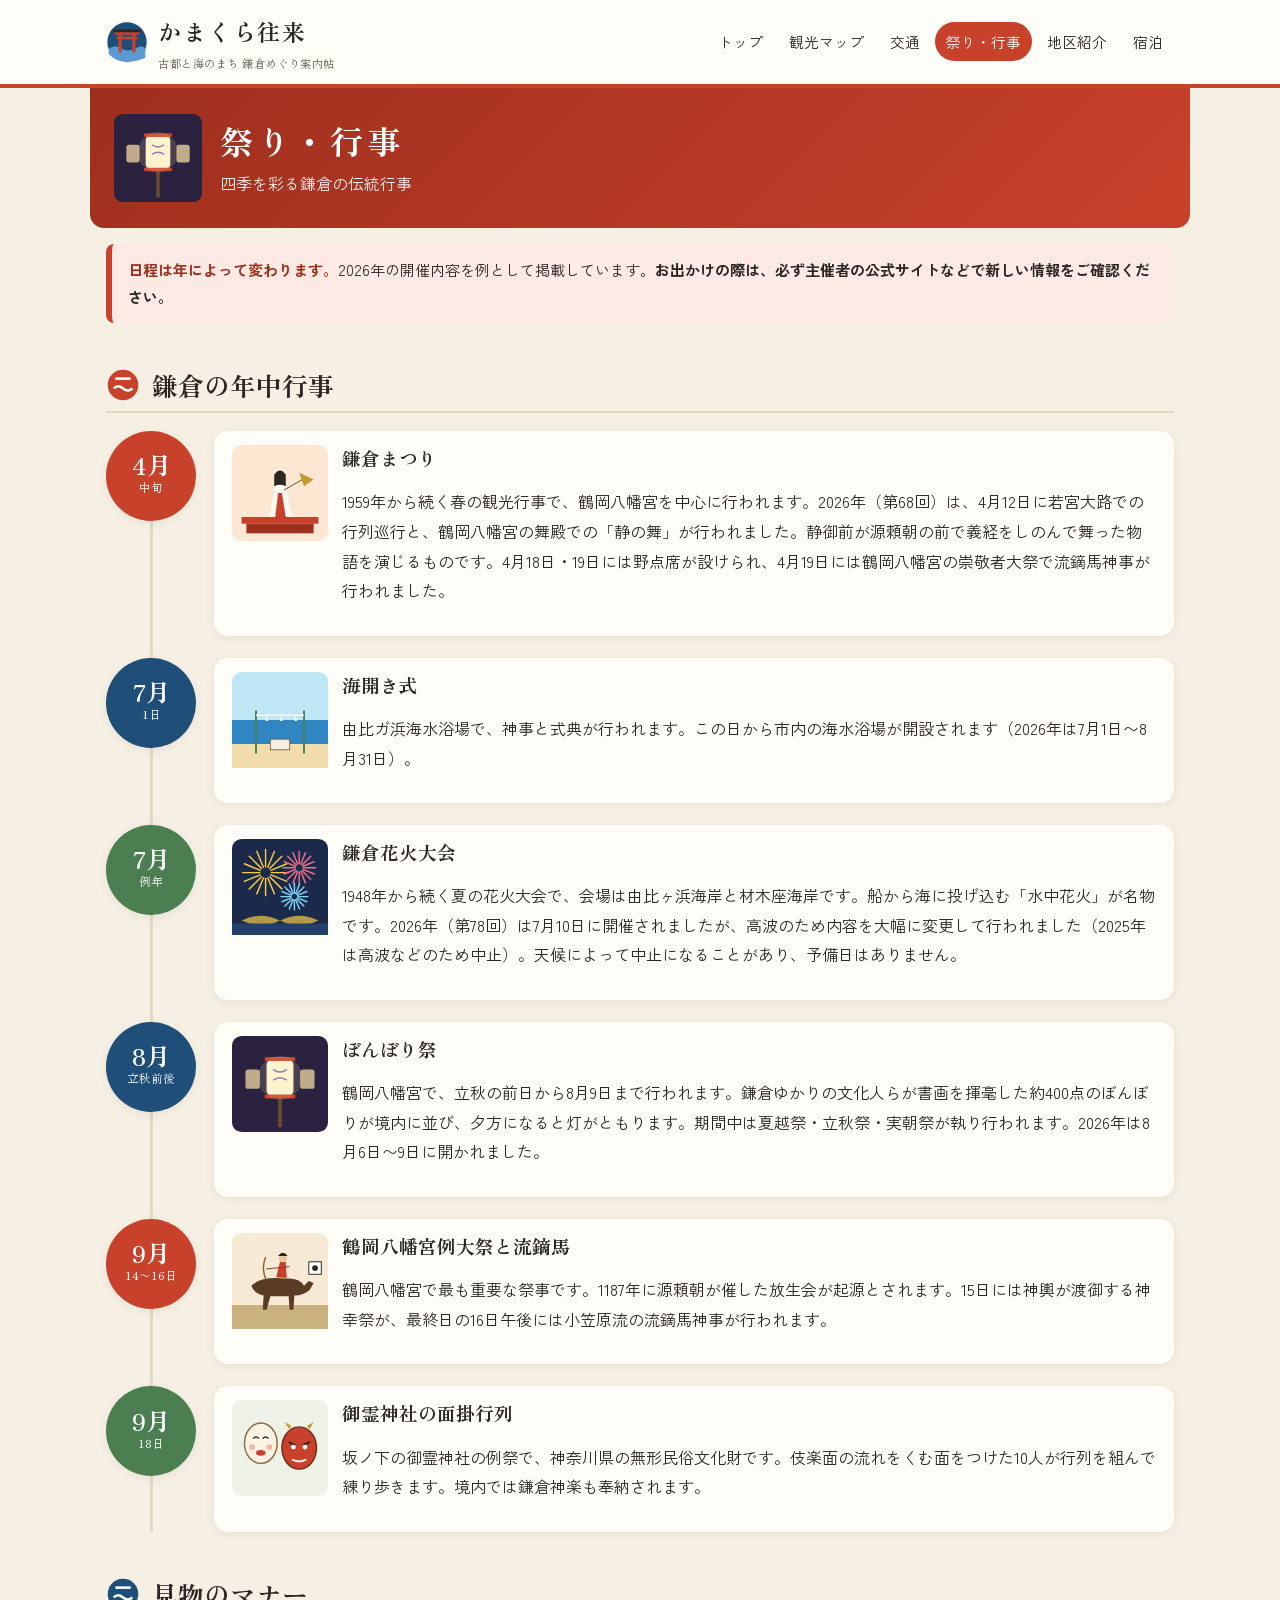
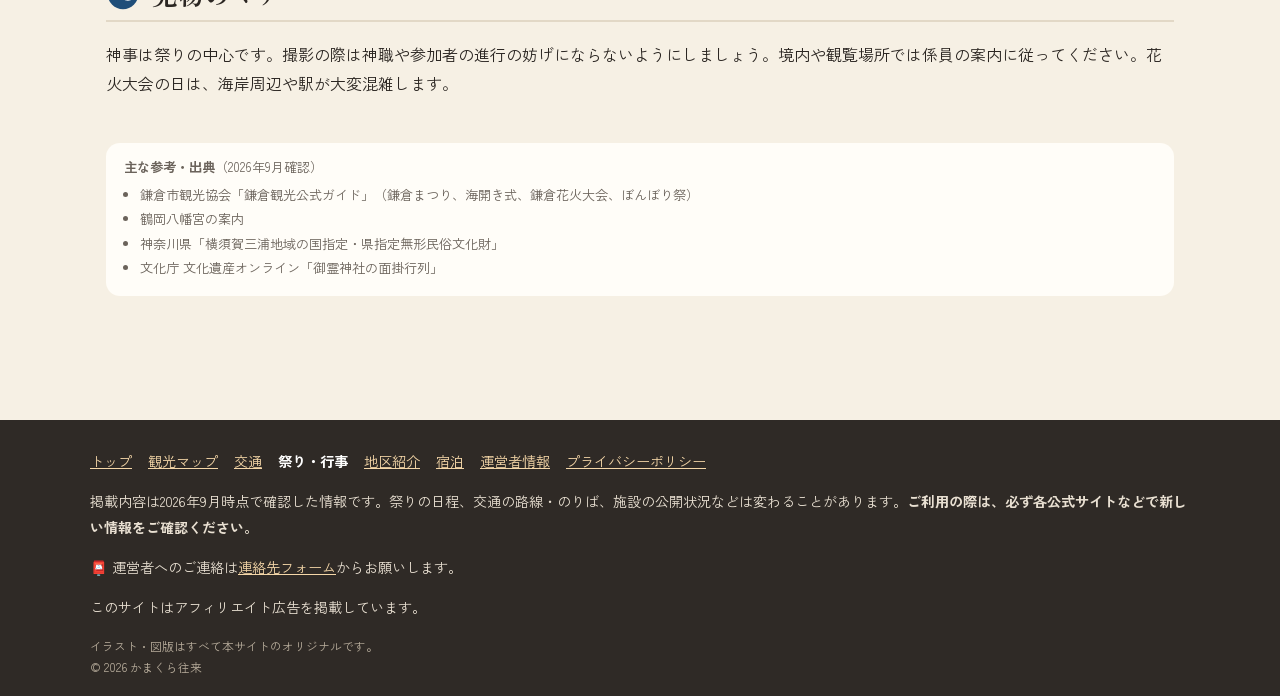
<file: matsuri.html>
<!DOCTYPE html>
<html lang="ja">
<head>
<meta charset="UTF-8">
<meta name="viewport" content="width=device-width, initial-scale=1">
<title>鎌倉の祭り・行事｜かまくら往来</title>
<meta name="description" content="鎌倉まつり、鎌倉花火大会、ぼんぼり祭、鶴岡八幡宮例大祭、面掛行列などの紹介です。">
<link rel="icon" href="favicon.svg" type="image/svg+xml">
<link rel="preconnect" href="https://fonts.googleapis.com">
<link rel="preconnect" href="https://fonts.gstatic.com" crossorigin>
<link href="https://fonts.googleapis.com/css2?family=Zen+Kaku+Gothic+New:wght@400;700&family=Zen+Old+Mincho:wght@600;700&display=swap" rel="stylesheet">
<link rel="stylesheet" href="style.css">
</head>
<body>
<header class="site-header"><div class="header-inner">
<a class="logo" href="index.html"><svg viewBox="0 0 64 64" xmlns="http://www.w3.org/2000/svg" role="img" aria-label="かまくら往来ロゴ"><title>かまくら往来ロゴ</title>
<circle cx="32" cy="32" r="30" fill="#1f4e79"/>
<path d="M4 42 Q16 36 24 42 T44 42 T60 42 V56 Q46 62 32 62 Q14 62 4 50Z" fill="#5c9bd1"/>
<rect x="13" y="16" width="38" height="5" rx="2" fill="#c8412b"/>
<rect x="16" y="24" width="32" height="4" fill="#c8412b"/>
<rect x="19" y="18" width="5" height="30" fill="#c8412b"/>
<rect x="40" y="18" width="5" height="30" fill="#c8412b"/>
<rect x="11" y="13" width="42" height="4" rx="2" fill="#2b2622"/>
</svg><span class="logo-text">かまくら往来<span class="logo-sub">古都と海のまち 鎌倉めぐり案内帖</span></span></a>
<nav class="gnav" aria-label="メインメニュー"><ul><li><a href="index.html">トップ</a></li><li><a href="map.html">観光マップ</a></li><li><a href="kotsu.html">交通</a></li><li><a href="matsuri.html" aria-current="page">祭り・行事</a></li><li><a href="areas.html">地区紹介</a></li><li><a href="shukuhaku.html">宿泊</a></li></ul></nav>
</div></header>
<!-- PR表記（ステマ規制・楽天アフィリエイトの規約対応）：広告が実際に表示されたときだけ出ます -->
<div class="pr-top" id="pr-top" role="note" hidden style="background:#fff;border-bottom:1px solid #e6dfd2;"><p style="max-width:1100px;margin:0 auto;padding:7px 16px;text-align:left;font-size:14px;line-height:1.6;color:#333;font-weight:500;"><b style="display:inline-block;background:#8a3a1d;color:#fff;border-radius:4px;padding:0 8px;margin-right:8px;font-size:12px;line-height:1.7;vertical-align:1px;">PR</b>このページには広告を含みます</p></div>
<script>(function(){var n=document.getElementById("pr-top");if(!n)return;function on(e){if(e.classList.contains("is-empty")||!e.getClientRects().length)return false;var c=getComputedStyle(e);if(c.display==="none"||c.visibility==="hidden")return false;return !!e.querySelector("a[href],iframe,img")}function chk(){var s=document.querySelectorAll("[data-ad-slot],.ad-frame");for(var i=0;i<s.length;i++){if(on(s[i])){n.hidden=false;if(mo)mo.disconnect();return}}}var mo=window.MutationObserver?new MutationObserver(function(){clearTimeout(t);t=setTimeout(chk,100)}):null,t;document.addEventListener("DOMContentLoaded",function(){chk();if(mo)mo.observe(document.body,{subtree:true,childList:true,attributes:true,attributeFilter:["hidden","class","style"]})});window.addEventListener("load",chk)})();</script>

<main>
<div class="page-hero shu"><svg viewBox="0 0 200 200" xmlns="http://www.w3.org/2000/svg" role="img" aria-label="灯りのともったぼんぼりのイラスト"><title>灯りのともったぼんぼりのイラスト</title>
<rect width="200" height="200" rx="20" fill="#2b2240"/>
<g><rect x="96" y="120" width="8" height="70" fill="#6b4a2c"/><rect x="72" y="50" width="56" height="74" rx="10" fill="#fff4d6"/>
<rect x="68" y="44" width="64" height="8" rx="3" fill="#c8412b"/><rect x="68" y="122" width="64" height="8" rx="3" fill="#c8412b"/>
<path d="M86 70 q14 10 28 0 M86 92 q14 -10 28 0" stroke="#7a68b0" stroke-width="3" fill="none"/></g>
<g opacity=".7"><rect x="28" y="70" width="30" height="40" rx="6" fill="#ffe7a8"/><rect x="142" y="70" width="30" height="40" rx="6" fill="#ffe7a8"/></g>
<circle cx="100" cy="87" r="46" fill="#ffe7a8" opacity=".15"/>
</svg><div><h1>祭り・行事</h1><p>四季を彩る鎌倉の伝統行事</p></div></div>
<div class="notice important"><strong>日程は年によって変わります。</strong>2026年の開催内容を例として掲載しています。<b>お出かけの際は、必ず主催者の公式サイトなどで新しい情報をご確認ください。</b></div>
<section><h2 class="sec-title" id="cal"><svg class="mark" viewBox="0 0 40 40" aria-hidden="true"><circle cx="20" cy="20" r="18" fill="#c8412b"/><path d="M9 24 Q14 19 20 24 T31 24" stroke="#fff" stroke-width="3" fill="none"/><rect x="11" y="11" width="18" height="3" fill="#fff"/></svg>鎌倉の年中行事</h2>
<ul class="timeline">
<li><div class="mon"><b>4月</b><span>中旬</span></div><div class="ev"><svg viewBox="0 0 200 200" xmlns="http://www.w3.org/2000/svg" role="img" aria-label="舞殿で舞う白拍子のイラスト"><title>舞殿で舞う白拍子のイラスト</title>
<rect width="200" height="200" rx="20" fill="#fbe7d2"/>
<rect x="20" y="150" width="160" height="14" fill="#c8412b"/><rect x="30" y="164" width="140" height="20" fill="#9e2f1d"/>
<path d="M78 150 L90 80 L110 80 L126 150Z" fill="#fdfaf2"/><path d="M90 150 L96 100 L104 100 L112 150Z" fill="#c8412b"/>
<circle cx="100" cy="66" r="12" fill="#f1dcc6"/><path d="M88 62 Q100 44 112 62 L112 86 Q100 80 88 86Z" fill="#2b2622"/>
<path d="M108 94 L150 70" stroke="#6b4a2c" stroke-width="2"/><path d="M140 58 L170 72 L150 86Z" fill="#c9962b"/>
</svg><div><h3>鎌倉まつり</h3><p>1959年から続く春の観光行事で、鶴岡八幡宮を中心に行われます。2026年（第68回）は、4月12日に若宮大路での行列巡行と、鶴岡八幡宮の舞殿での「静の舞」が行われました。静御前が源頼朝の前で義経をしのんで舞った物語を演じるものです。4月18日・19日には野点席が設けられ、4月19日には鶴岡八幡宮の崇敬者大祭で流鏑馬神事が行われました。</p></div></div></li>
<li><div class="mon"><b>7月</b><span>1日</span></div><div class="ev"><svg viewBox="0 0 200 200" xmlns="http://www.w3.org/2000/svg" role="img" aria-label="浜辺の海開きの祭壇のイラスト"><title>浜辺の海開きの祭壇のイラスト</title>
<rect width="200" height="200" rx="20" fill="#bfe6f5"/>
<rect y="100" width="200" height="50" fill="#2f86c2"/><rect y="150" width="200" height="50" fill="#f1dcae"/>
<g stroke="#4b7f52" stroke-width="4"><line x1="50" y1="80" x2="50" y2="170"/><line x1="150" y1="80" x2="150" y2="170"/></g>
<path d="M50 90 H150" stroke="#fff" stroke-width="3"/><g fill="#fff"><path d="M70 90 v12 h6z"/><path d="M100 90 v12 h6z"/><path d="M130 90 v12 h6z"/></g>
<rect x="80" y="140" width="40" height="22" fill="#f6f0e4" stroke="#8a6a45" stroke-width="2"/>
</svg><div><h3>海開き式</h3><p>由比ガ浜海水浴場で、神事と式典が行われます。この日から市内の海水浴場が開設されます（2026年は7月1日〜8月31日）。</p></div></div></li>
<li><div class="mon"><b>7月</b><span>例年</span></div><div class="ev"><svg viewBox="0 0 200 200" xmlns="http://www.w3.org/2000/svg" role="img" aria-label="海上の花火のイラスト"><title>海上の花火のイラスト</title><rect width="200" height="200" rx="20" fill="#1b2a4a"/><line x1="82.0" y1="70.0" x2="118.0" y2="70.0" stroke="#f7c948" stroke-width="3" stroke-linecap="round"/><line x1="81.1" y1="74.6" x2="114.3" y2="88.4" stroke="#f7c948" stroke-width="3" stroke-linecap="round"/><line x1="78.5" y1="78.5" x2="103.9" y2="103.9" stroke="#f7c948" stroke-width="3" stroke-linecap="round"/><line x1="74.6" y1="81.1" x2="88.4" y2="114.3" stroke="#f7c948" stroke-width="3" stroke-linecap="round"/><line x1="70.0" y1="82.0" x2="70.0" y2="118.0" stroke="#f7c948" stroke-width="3" stroke-linecap="round"/><line x1="65.4" y1="81.1" x2="51.6" y2="114.3" stroke="#f7c948" stroke-width="3" stroke-linecap="round"/><line x1="61.5" y1="78.5" x2="36.1" y2="103.9" stroke="#f7c948" stroke-width="3" stroke-linecap="round"/><line x1="58.9" y1="74.6" x2="25.7" y2="88.4" stroke="#f7c948" stroke-width="3" stroke-linecap="round"/><line x1="58.0" y1="70.0" x2="22.0" y2="70.0" stroke="#f7c948" stroke-width="3" stroke-linecap="round"/><line x1="58.9" y1="65.4" x2="25.7" y2="51.6" stroke="#f7c948" stroke-width="3" stroke-linecap="round"/><line x1="61.5" y1="61.5" x2="36.1" y2="36.1" stroke="#f7c948" stroke-width="3" stroke-linecap="round"/><line x1="65.4" y1="58.9" x2="51.6" y2="25.7" stroke="#f7c948" stroke-width="3" stroke-linecap="round"/><line x1="70.0" y1="58.0" x2="70.0" y2="22.0" stroke="#f7c948" stroke-width="3" stroke-linecap="round"/><line x1="74.6" y1="58.9" x2="88.4" y2="25.7" stroke="#f7c948" stroke-width="3" stroke-linecap="round"/><line x1="78.5" y1="61.5" x2="103.9" y2="36.1" stroke="#f7c948" stroke-width="3" stroke-linecap="round"/><line x1="81.1" y1="65.4" x2="114.3" y2="51.6" stroke="#f7c948" stroke-width="3" stroke-linecap="round"/><line x1="148.5" y1="60.0" x2="174.0" y2="60.0" stroke="#ef6f8f" stroke-width="3" stroke-linecap="round"/><line x1="147.9" y1="63.3" x2="171.4" y2="73.0" stroke="#ef6f8f" stroke-width="3" stroke-linecap="round"/><line x1="146.0" y1="66.0" x2="164.0" y2="84.0" stroke="#ef6f8f" stroke-width="3" stroke-linecap="round"/><line x1="143.3" y1="67.9" x2="153.0" y2="91.4" stroke="#ef6f8f" stroke-width="3" stroke-linecap="round"/><line x1="140.0" y1="68.5" x2="140.0" y2="94.0" stroke="#ef6f8f" stroke-width="3" stroke-linecap="round"/><line x1="136.7" y1="67.9" x2="127.0" y2="91.4" stroke="#ef6f8f" stroke-width="3" stroke-linecap="round"/><line x1="134.0" y1="66.0" x2="116.0" y2="84.0" stroke="#ef6f8f" stroke-width="3" stroke-linecap="round"/><line x1="132.1" y1="63.3" x2="108.6" y2="73.0" stroke="#ef6f8f" stroke-width="3" stroke-linecap="round"/><line x1="131.5" y1="60.0" x2="106.0" y2="60.0" stroke="#ef6f8f" stroke-width="3" stroke-linecap="round"/><line x1="132.1" y1="56.7" x2="108.6" y2="47.0" stroke="#ef6f8f" stroke-width="3" stroke-linecap="round"/><line x1="134.0" y1="54.0" x2="116.0" y2="36.0" stroke="#ef6f8f" stroke-width="3" stroke-linecap="round"/><line x1="136.7" y1="52.1" x2="127.0" y2="28.6" stroke="#ef6f8f" stroke-width="3" stroke-linecap="round"/><line x1="140.0" y1="51.5" x2="140.0" y2="26.0" stroke="#ef6f8f" stroke-width="3" stroke-linecap="round"/><line x1="143.3" y1="52.1" x2="153.0" y2="28.6" stroke="#ef6f8f" stroke-width="3" stroke-linecap="round"/><line x1="146.0" y1="54.0" x2="164.0" y2="36.0" stroke="#ef6f8f" stroke-width="3" stroke-linecap="round"/><line x1="147.9" y1="56.7" x2="171.4" y2="47.0" stroke="#ef6f8f" stroke-width="3" stroke-linecap="round"/><line x1="137.0" y1="120.0" x2="158.0" y2="120.0" stroke="#7fd3f7" stroke-width="3" stroke-linecap="round"/><line x1="136.5" y1="122.7" x2="155.9" y2="130.7" stroke="#7fd3f7" stroke-width="3" stroke-linecap="round"/><line x1="134.9" y1="124.9" x2="149.8" y2="139.8" stroke="#7fd3f7" stroke-width="3" stroke-linecap="round"/><line x1="132.7" y1="126.5" x2="140.7" y2="145.9" stroke="#7fd3f7" stroke-width="3" stroke-linecap="round"/><line x1="130.0" y1="127.0" x2="130.0" y2="148.0" stroke="#7fd3f7" stroke-width="3" stroke-linecap="round"/><line x1="127.3" y1="126.5" x2="119.3" y2="145.9" stroke="#7fd3f7" stroke-width="3" stroke-linecap="round"/><line x1="125.1" y1="124.9" x2="110.2" y2="139.8" stroke="#7fd3f7" stroke-width="3" stroke-linecap="round"/><line x1="123.5" y1="122.7" x2="104.1" y2="130.7" stroke="#7fd3f7" stroke-width="3" stroke-linecap="round"/><line x1="123.0" y1="120.0" x2="102.0" y2="120.0" stroke="#7fd3f7" stroke-width="3" stroke-linecap="round"/><line x1="123.5" y1="117.3" x2="104.1" y2="109.3" stroke="#7fd3f7" stroke-width="3" stroke-linecap="round"/><line x1="125.1" y1="115.1" x2="110.2" y2="100.2" stroke="#7fd3f7" stroke-width="3" stroke-linecap="round"/><line x1="127.3" y1="113.5" x2="119.3" y2="94.1" stroke="#7fd3f7" stroke-width="3" stroke-linecap="round"/><line x1="130.0" y1="113.0" x2="130.0" y2="92.0" stroke="#7fd3f7" stroke-width="3" stroke-linecap="round"/><line x1="132.7" y1="113.5" x2="140.7" y2="94.1" stroke="#7fd3f7" stroke-width="3" stroke-linecap="round"/><line x1="134.9" y1="115.1" x2="149.8" y2="100.2" stroke="#7fd3f7" stroke-width="3" stroke-linecap="round"/><line x1="136.5" y1="117.3" x2="155.9" y2="109.3" stroke="#7fd3f7" stroke-width="3" stroke-linecap="round"/><path d="M20 170 Q60 150 100 170 Q60 190 20 170Z M100 170 Q140 150 180 170 Q140 190 100 170Z" fill="#f7c948" opacity=".7"/><rect y="176" width="200" height="24" rx="0" fill="#23406b"/></svg><div><h3>鎌倉花火大会</h3><p>1948年から続く夏の花火大会で、会場は由比ヶ浜海岸と材木座海岸です。船から海に投げ込む「水中花火」が名物です。2026年（第78回）は7月10日に開催されましたが、高波のため内容を大幅に変更して行われました（2025年は高波などのため中止）。天候によって中止になることがあり、予備日はありません。</p></div></div></li>
<li><div class="mon"><b>8月</b><span>立秋前後</span></div><div class="ev"><svg viewBox="0 0 200 200" xmlns="http://www.w3.org/2000/svg" role="img" aria-label="灯りのともったぼんぼりのイラスト"><title>灯りのともったぼんぼりのイラスト</title>
<rect width="200" height="200" rx="20" fill="#2b2240"/>
<g><rect x="96" y="120" width="8" height="70" fill="#6b4a2c"/><rect x="72" y="50" width="56" height="74" rx="10" fill="#fff4d6"/>
<rect x="68" y="44" width="64" height="8" rx="3" fill="#c8412b"/><rect x="68" y="122" width="64" height="8" rx="3" fill="#c8412b"/>
<path d="M86 70 q14 10 28 0 M86 92 q14 -10 28 0" stroke="#7a68b0" stroke-width="3" fill="none"/></g>
<g opacity=".7"><rect x="28" y="70" width="30" height="40" rx="6" fill="#ffe7a8"/><rect x="142" y="70" width="30" height="40" rx="6" fill="#ffe7a8"/></g>
<circle cx="100" cy="87" r="46" fill="#ffe7a8" opacity=".15"/>
</svg><div><h3>ぼんぼり祭</h3><p>鶴岡八幡宮で、立秋の前日から8月9日まで行われます。鎌倉ゆかりの文化人らが書画を揮毫した約400点のぼんぼりが境内に並び、夕方になると灯がともります。期間中は夏越祭・立秋祭・実朝祭が執り行われます。2026年は8月6日〜9日に開かれました。</p></div></div></li>
<li><div class="mon"><b>9月</b><span>14〜16日</span></div><div class="ev"><svg viewBox="0 0 200 200" xmlns="http://www.w3.org/2000/svg" role="img" aria-label="馬上から弓を射る流鏑馬のイラスト"><title>馬上から弓を射る流鏑馬のイラスト</title>
<rect width="200" height="200" rx="20" fill="#f6ead4"/>
<rect y="150" width="200" height="50" fill="#c9b27f"/>
<g fill="#5a3b24"><path d="M40 110 Q60 90 110 95 Q140 92 150 110 L160 100 L170 104 L162 118 Q150 130 130 130 L128 160 L120 160 L118 132 L80 132 L72 160 L64 160 L66 130 Q46 126 40 110Z"/></g>
<g fill="#c8412b"><path d="M92 92 L100 60 L112 60 L114 94Z"/></g>
<circle cx="106" cy="52" r="9" fill="#e9c9a0"/><path d="M96 48 Q106 34 116 48Z" fill="#2b2622"/>
<path d="M70 50 Q60 75 72 100" stroke="#8a5f33" stroke-width="3" fill="none"/><path d="M71 75 L120 70" stroke="#6b4a2c" stroke-width="2"/>
<rect x="160" y="60" width="26" height="26" fill="#fff" stroke="#2b2622" stroke-width="2"/><circle cx="173" cy="73" r="6" fill="#2b2622"/>
</svg><div><h3>鶴岡八幡宮例大祭と流鏑馬</h3><p>鶴岡八幡宮で最も重要な祭事です。1187年に源頼朝が催した放生会が起源とされます。15日には神輿が渡御する神幸祭が、最終日の16日午後には小笠原流の流鏑馬神事が行われます。</p></div></div></li>
<li><div class="mon"><b>9月</b><span>18日</span></div><div class="ev"><svg viewBox="0 0 200 200" xmlns="http://www.w3.org/2000/svg" role="img" aria-label="祭りの面のイラスト"><title>祭りの面のイラスト</title>
<rect width="200" height="200" rx="20" fill="#eef1e6"/>
<g><ellipse cx="60" cy="90" rx="34" ry="42" fill="#fbf2e2" stroke="#8a6a45" stroke-width="3"/><path d="M44 80 q6 -6 12 0 M64 80 q6 -6 12 0" stroke="#2b2622" stroke-width="3" fill="none"/><ellipse cx="60" cy="110" rx="10" ry="6" fill="#c8412b"/><circle cx="42" cy="98" r="6" fill="#f2b7a8"/><circle cx="78" cy="98" r="6" fill="#f2b7a8"/></g>
<g><ellipse cx="140" cy="100" rx="36" ry="44" fill="#c8412b" stroke="#6e2c19" stroke-width="3"/><path d="M118 88 l14 6 M162 88 l-14 6" stroke="#2b2622" stroke-width="4"/><circle cx="128" cy="98" r="5" fill="#fff"/><circle cx="152" cy="98" r="5" fill="#fff"/><path d="M125 124 q15 8 30 0" stroke="#fff" stroke-width="4" fill="none"/><path d="M118 60 l-8 -14 l14 8Z M162 60 l8 -14 l-14 8Z" fill="#c9962b"/></g>
</svg><div><h3>御霊神社の面掛行列</h3><p>坂ノ下の御霊神社の例祭で、神奈川県の無形民俗文化財です。伎楽面の流れをくむ面をつけた10人が行列を組んで練り歩きます。境内では鎌倉神楽も奉納されます。</p></div></div></li>
</ul>
</section>
<div class="furusato-grid"><div class="ad-slot" data-ad-slot="furusato4"><span class="ad-label">広告</span><div class="ad-body"><!-- 枠ID: furusato4（広告の内容はGoogleスプレッドシートで設定します） --><span>ふるさと納税 広告枠（furusato4）</span></div></div></div>
<section><h2 class="sec-title" id="manner"><svg class="mark" viewBox="0 0 40 40" aria-hidden="true"><circle cx="20" cy="20" r="18" fill="#1f4e79"/><path d="M9 24 Q14 19 20 24 T31 24" stroke="#fff" stroke-width="3" fill="none"/><rect x="11" y="11" width="18" height="3" fill="#fff"/></svg>見物のマナー</h2>
<p>神事は祭りの中心です。撮影の際は神職や参加者の進行の妨げにならないようにしましょう。境内や観覧場所では係員の案内に従ってください。花火大会の日は、海岸周辺や駅が大変混雑します。</p>
</section>
<div class="ad-slot" data-ad-slot="ad4"><span class="ad-label">広告</span><div class="ad-body"><!-- 枠ID: ad4（広告の内容はGoogleスプレッドシートで設定します） --><span>広告枠（ad4）</span></div></div>
<section class="sources"><b>主な参考・出典</b>（2026年9月確認）<ul><li>鎌倉市観光協会「鎌倉観光公式ガイド」（鎌倉まつり、海開き式、鎌倉花火大会、ぼんぼり祭）</li><li>鶴岡八幡宮の案内</li><li>神奈川県「横須賀三浦地域の国指定・県指定無形民俗文化財」</li><li>文化庁 文化遺産オンライン「御霊神社の面掛行列」</li></ul></section>
</main>
<footer class="site-footer"><div class="footer-inner">
<ul class="footer-nav"><li><a href="index.html">トップ</a></li><li><a href="map.html">観光マップ</a></li><li><a href="kotsu.html">交通</a></li><li><a href="matsuri.html" aria-current="page">祭り・行事</a></li><li><a href="areas.html">地区紹介</a></li><li><a href="shukuhaku.html">宿泊</a></li><li><a href="unei.html">運営者情報</a></li><li><a href="privacy.html">プライバシーポリシー</a></li></ul>
<p>掲載内容は2026年9月時点で確認した情報です。祭りの日程、交通の路線・のりば、施設の公開状況などは変わることがあります。<strong>ご利用の際は、必ず各公式サイトなどで新しい情報をご確認ください。</strong></p>
<p>📮 運営者へのご連絡は<a href="unei.html#contact">連絡先フォーム</a>からお願いします。</p>
<p>このサイトはアフィリエイト広告を掲載しています。</p>
<small>イラスト・図版はすべて本サイトのオリジナルです。<br>© <span id="copyYear">2026</span> かまくら往来</small>
</div></footer>
<script>
(function(){var y=document.getElementById("copyYear");if(y){y.textContent=new Date().getFullYear();}})();
</script>
<script src="ads.js" defer></script>
</body>
</html>
</file>
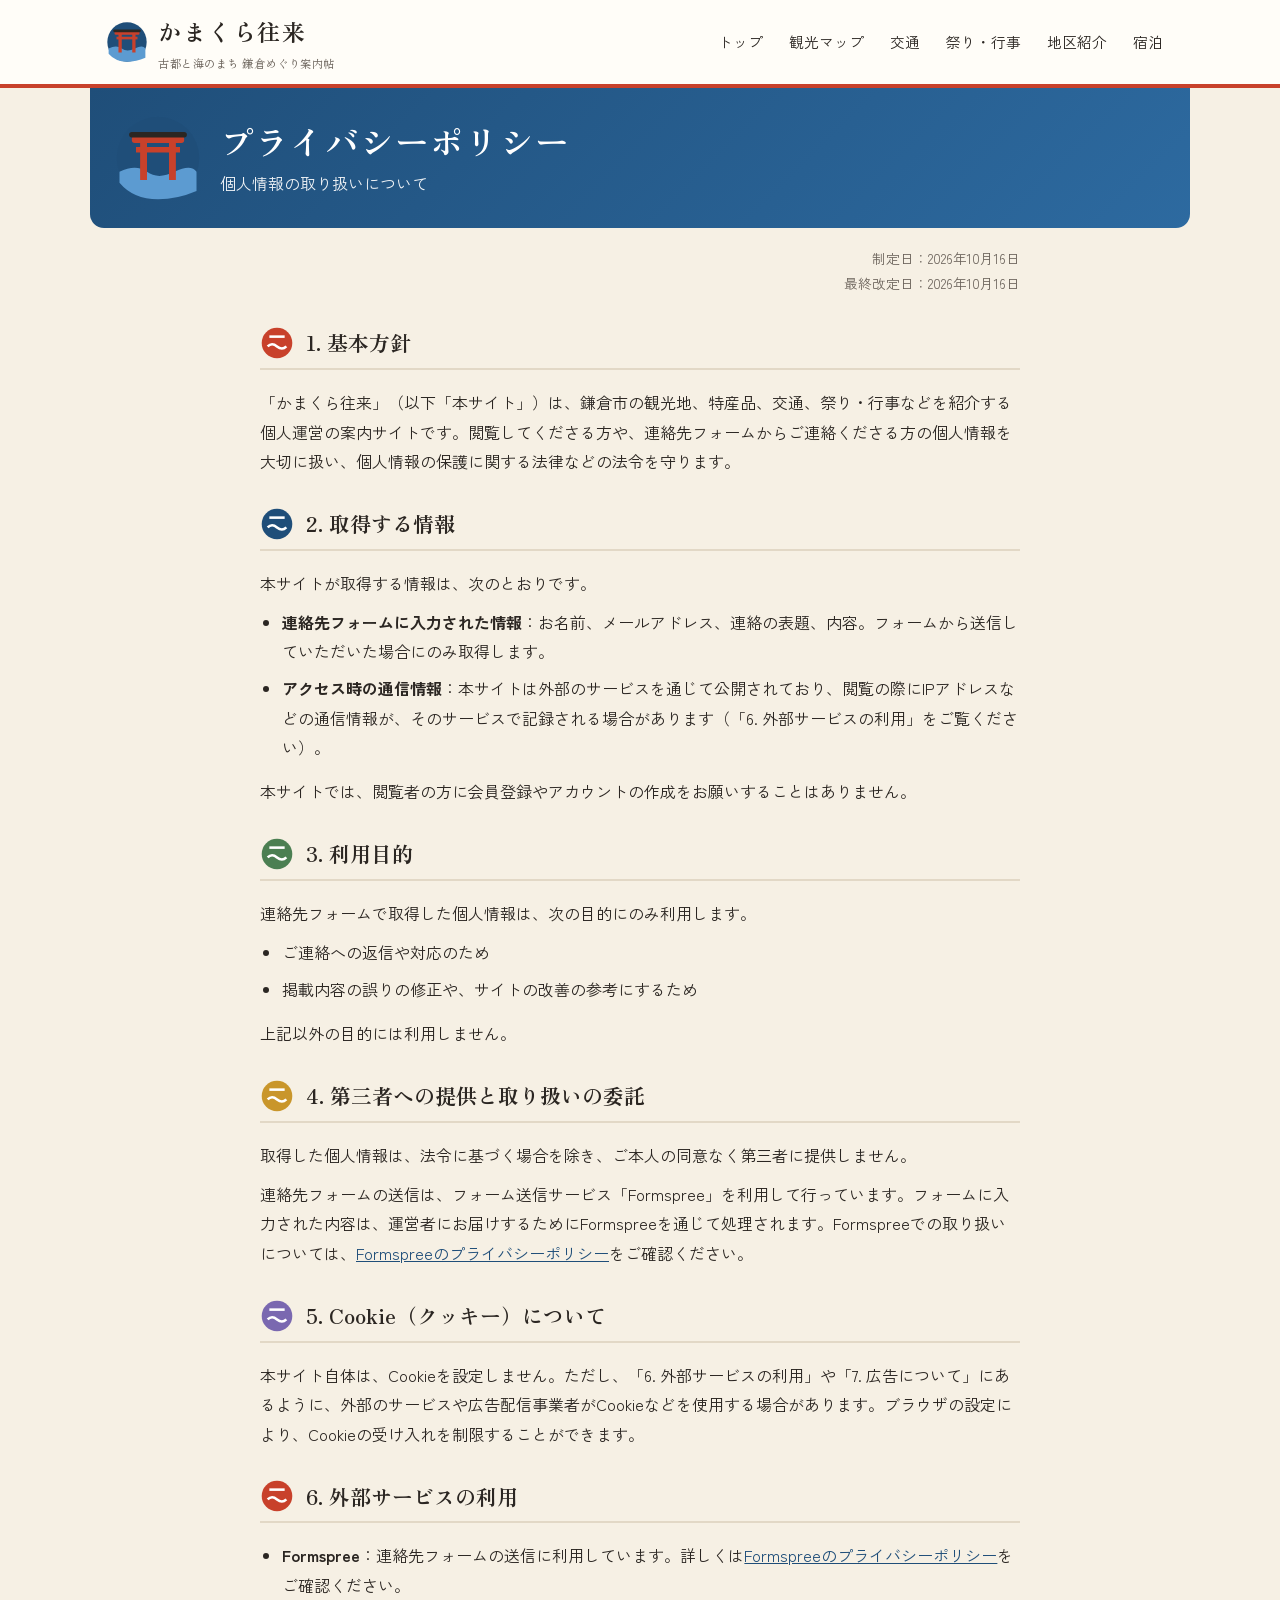
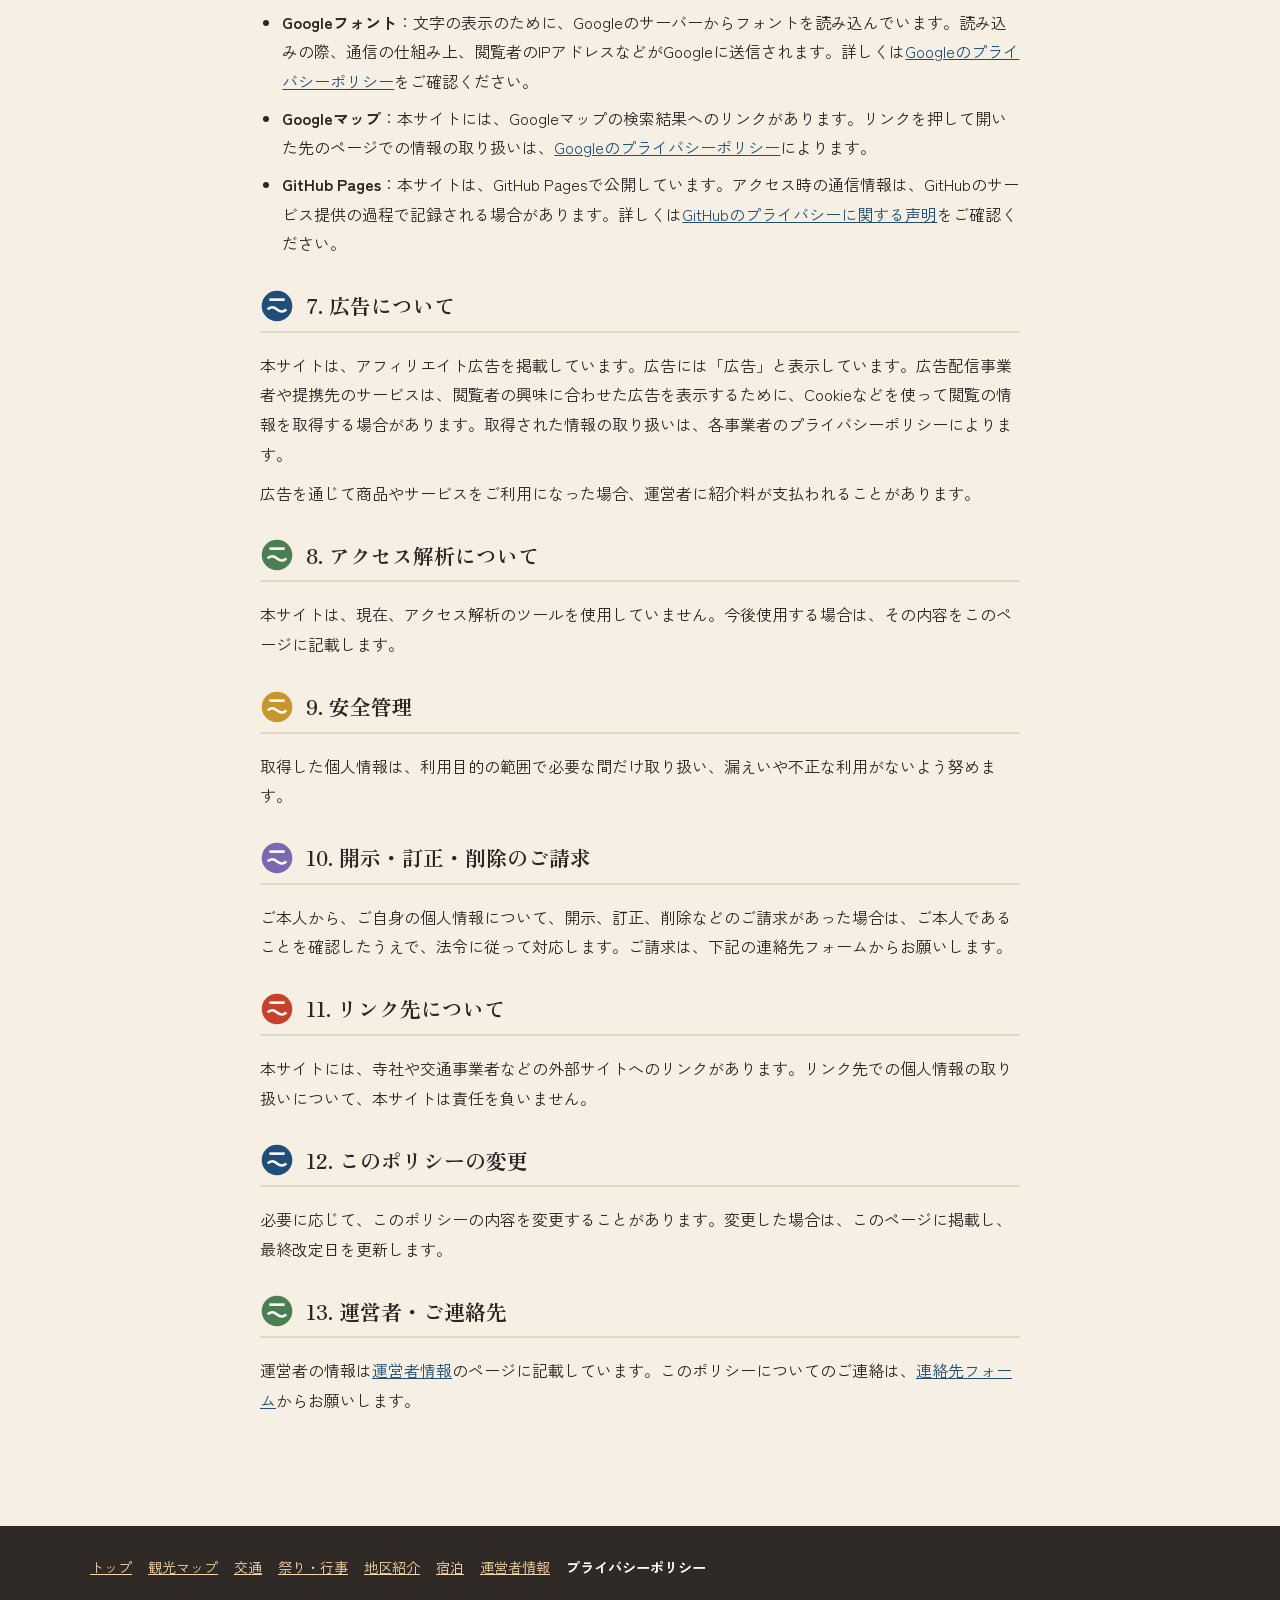
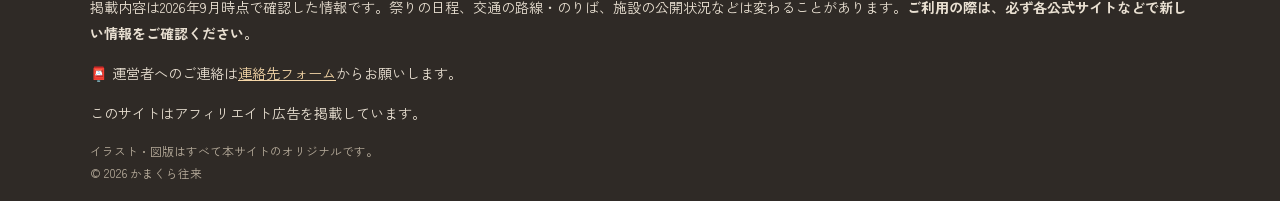
<file: privacy.html>
<!DOCTYPE html>
<html lang="ja">
<head>
<meta charset="UTF-8">
<meta name="viewport" content="width=device-width, initial-scale=1">
<title>プライバシーポリシー｜かまくら往来</title>
<meta name="description" content="かまくら往来のプライバシーポリシー（個人情報の取り扱い）です。">
<link rel="icon" href="favicon.svg" type="image/svg+xml">
<link rel="preconnect" href="https://fonts.googleapis.com">
<link rel="preconnect" href="https://fonts.gstatic.com" crossorigin>
<link href="https://fonts.googleapis.com/css2?family=Zen+Kaku+Gothic+New:wght@400;700&family=Zen+Old+Mincho:wght@600;700&display=swap" rel="stylesheet">
<link rel="stylesheet" href="style.css">
</head>
<body>
<header class="site-header"><div class="header-inner">
<a class="logo" href="index.html"><svg viewBox="0 0 64 64" xmlns="http://www.w3.org/2000/svg" role="img" aria-label="かまくら往来ロゴ"><title>かまくら往来ロゴ</title>
<circle cx="32" cy="32" r="30" fill="#1f4e79"/>
<path d="M4 42 Q16 36 24 42 T44 42 T60 42 V56 Q46 62 32 62 Q14 62 4 50Z" fill="#5c9bd1"/>
<rect x="13" y="16" width="38" height="5" rx="2" fill="#c8412b"/>
<rect x="16" y="24" width="32" height="4" fill="#c8412b"/>
<rect x="19" y="18" width="5" height="30" fill="#c8412b"/>
<rect x="40" y="18" width="5" height="30" fill="#c8412b"/>
<rect x="11" y="13" width="42" height="4" rx="2" fill="#2b2622"/>
</svg><span class="logo-text">かまくら往来<span class="logo-sub">古都と海のまち 鎌倉めぐり案内帖</span></span></a>
<nav class="gnav" aria-label="メインメニュー"><ul><li><a href="index.html">トップ</a></li><li><a href="map.html">観光マップ</a></li><li><a href="kotsu.html">交通</a></li><li><a href="matsuri.html">祭り・行事</a></li><li><a href="areas.html">地区紹介</a></li><li><a href="shukuhaku.html">宿泊</a></li></ul></nav>
</div></header>
<main>
<div class="page-hero"><svg viewBox="0 0 64 64" xmlns="http://www.w3.org/2000/svg" role="img" aria-label="かまくら往来ロゴ"><title>かまくら往来ロゴ</title>
<circle cx="32" cy="32" r="30" fill="#1f4e79"/>
<path d="M4 42 Q16 36 24 42 T44 42 T60 42 V56 Q46 62 32 62 Q14 62 4 50Z" fill="#5c9bd1"/>
<rect x="13" y="16" width="38" height="5" rx="2" fill="#c8412b"/>
<rect x="16" y="24" width="32" height="4" fill="#c8412b"/>
<rect x="19" y="18" width="5" height="30" fill="#c8412b"/>
<rect x="40" y="18" width="5" height="30" fill="#c8412b"/>
<rect x="11" y="13" width="42" height="4" rx="2" fill="#2b2622"/>
</svg><div><h1 class="long">プライバシーポリシー</h1><p>個人情報の取り扱いについて</p></div></div>
<div class="narrow policy">
<p class="policy-meta">制定日：2026年10月16日<br>最終改定日：2026年10月16日</p>
<section><h2 class="sec-title" id="s1"><svg class="mark" viewBox="0 0 40 40" aria-hidden="true"><circle cx="20" cy="20" r="18" fill="#c8412b"/><path d="M9 24 Q14 19 20 24 T31 24" stroke="#fff" stroke-width="3" fill="none"/><rect x="11" y="11" width="18" height="3" fill="#fff"/></svg>1. 基本方針</h2>
<p>「かまくら往来」（以下「本サイト」）は、鎌倉市の観光地、特産品、交通、祭り・行事などを紹介する個人運営の案内サイトです。閲覧してくださる方や、連絡先フォームからご連絡くださる方の個人情報を大切に扱い、個人情報の保護に関する法律などの法令を守ります。</p>
</section>

<section><h2 class="sec-title" id="s2"><svg class="mark" viewBox="0 0 40 40" aria-hidden="true"><circle cx="20" cy="20" r="18" fill="#1f4e79"/><path d="M9 24 Q14 19 20 24 T31 24" stroke="#fff" stroke-width="3" fill="none"/><rect x="11" y="11" width="18" height="3" fill="#fff"/></svg>2. 取得する情報</h2>
<p>本サイトが取得する情報は、次のとおりです。</p>
<ul>
<li><b>連絡先フォームに入力された情報</b>：お名前、メールアドレス、連絡の表題、内容。フォームから送信していただいた場合にのみ取得します。</li>
<li><b>アクセス時の通信情報</b>：本サイトは外部のサービスを通じて公開されており、閲覧の際にIPアドレスなどの通信情報が、そのサービスで記録される場合があります（「6. 外部サービスの利用」をご覧ください）。</li>
</ul>
<p>本サイトでは、閲覧者の方に会員登録やアカウントの作成をお願いすることはありません。</p>
</section>

<section><h2 class="sec-title" id="s3"><svg class="mark" viewBox="0 0 40 40" aria-hidden="true"><circle cx="20" cy="20" r="18" fill="#4b7f52"/><path d="M9 24 Q14 19 20 24 T31 24" stroke="#fff" stroke-width="3" fill="none"/><rect x="11" y="11" width="18" height="3" fill="#fff"/></svg>3. 利用目的</h2>
<p>連絡先フォームで取得した個人情報は、次の目的にのみ利用します。</p>
<ul>
<li>ご連絡への返信や対応のため</li>
<li>掲載内容の誤りの修正や、サイトの改善の参考にするため</li>
</ul>
<p>上記以外の目的には利用しません。</p>
</section>

<section><h2 class="sec-title" id="s4"><svg class="mark" viewBox="0 0 40 40" aria-hidden="true"><circle cx="20" cy="20" r="18" fill="#c9962b"/><path d="M9 24 Q14 19 20 24 T31 24" stroke="#fff" stroke-width="3" fill="none"/><rect x="11" y="11" width="18" height="3" fill="#fff"/></svg>4. 第三者への提供と取り扱いの委託</h2>
<p>取得した個人情報は、法令に基づく場合を除き、ご本人の同意なく第三者に提供しません。</p>
<p>連絡先フォームの送信は、フォーム送信サービス「Formspree」を利用して行っています。フォームに入力された内容は、運営者にお届けするためにFormspreeを通じて処理されます。Formspreeでの取り扱いについては、<a href="https://formspree.io/legal/privacy-policy" target="_blank" rel="noopener noreferrer">Formspreeのプライバシーポリシー</a>をご確認ください。</p>
</section>

<section><h2 class="sec-title" id="s5"><svg class="mark" viewBox="0 0 40 40" aria-hidden="true"><circle cx="20" cy="20" r="18" fill="#7a68b0"/><path d="M9 24 Q14 19 20 24 T31 24" stroke="#fff" stroke-width="3" fill="none"/><rect x="11" y="11" width="18" height="3" fill="#fff"/></svg>5. Cookie（クッキー）について</h2>
<p>本サイト自体は、Cookieを設定しません。ただし、「6. 外部サービスの利用」や「7. 広告について」にあるように、外部のサービスや広告配信事業者がCookieなどを使用する場合があります。ブラウザの設定により、Cookieの受け入れを制限することができます。</p>
</section>

<section><h2 class="sec-title" id="s6"><svg class="mark" viewBox="0 0 40 40" aria-hidden="true"><circle cx="20" cy="20" r="18" fill="#c8412b"/><path d="M9 24 Q14 19 20 24 T31 24" stroke="#fff" stroke-width="3" fill="none"/><rect x="11" y="11" width="18" height="3" fill="#fff"/></svg>6. 外部サービスの利用</h2>
<ul>
<li><b>Formspree</b>：連絡先フォームの送信に利用しています。詳しくは<a href="https://formspree.io/legal/privacy-policy" target="_blank" rel="noopener noreferrer">Formspreeのプライバシーポリシー</a>をご確認ください。</li>
<li><b>Googleフォント</b>：文字の表示のために、Googleのサーバーからフォントを読み込んでいます。読み込みの際、通信の仕組み上、閲覧者のIPアドレスなどがGoogleに送信されます。詳しくは<a href="https://policies.google.com/privacy" target="_blank" rel="noopener noreferrer">Googleのプライバシーポリシー</a>をご確認ください。</li>
<li><b>Googleマップ</b>：本サイトには、Googleマップの検索結果へのリンクがあります。リンクを押して開いた先のページでの情報の取り扱いは、<a href="https://policies.google.com/privacy" target="_blank" rel="noopener noreferrer">Googleのプライバシーポリシー</a>によります。</li>
<li><b>GitHub Pages</b>：本サイトは、GitHub Pagesで公開しています。アクセス時の通信情報は、GitHubのサービス提供の過程で記録される場合があります。詳しくは<a href="https://docs.github.com/en/site-policy/privacy-policies/github-general-privacy-statement" target="_blank" rel="noopener noreferrer">GitHubのプライバシーに関する声明</a>をご確認ください。</li>
</ul>
</section>

<section><h2 class="sec-title" id="s7"><svg class="mark" viewBox="0 0 40 40" aria-hidden="true"><circle cx="20" cy="20" r="18" fill="#1f4e79"/><path d="M9 24 Q14 19 20 24 T31 24" stroke="#fff" stroke-width="3" fill="none"/><rect x="11" y="11" width="18" height="3" fill="#fff"/></svg>7. 広告について</h2>
<p>本サイトは、アフィリエイト広告を掲載しています。広告には「広告」と表示しています。広告配信事業者や提携先のサービスは、閲覧者の興味に合わせた広告を表示するために、Cookieなどを使って閲覧の情報を取得する場合があります。取得された情報の取り扱いは、各事業者のプライバシーポリシーによります。</p>
<p>広告を通じて商品やサービスをご利用になった場合、運営者に紹介料が支払われることがあります。</p>
</section>

<section><h2 class="sec-title" id="s8"><svg class="mark" viewBox="0 0 40 40" aria-hidden="true"><circle cx="20" cy="20" r="18" fill="#4b7f52"/><path d="M9 24 Q14 19 20 24 T31 24" stroke="#fff" stroke-width="3" fill="none"/><rect x="11" y="11" width="18" height="3" fill="#fff"/></svg>8. アクセス解析について</h2>
<p>本サイトは、現在、アクセス解析のツールを使用していません。今後使用する場合は、その内容をこのページに記載します。</p>
</section>

<section><h2 class="sec-title" id="s9"><svg class="mark" viewBox="0 0 40 40" aria-hidden="true"><circle cx="20" cy="20" r="18" fill="#c9962b"/><path d="M9 24 Q14 19 20 24 T31 24" stroke="#fff" stroke-width="3" fill="none"/><rect x="11" y="11" width="18" height="3" fill="#fff"/></svg>9. 安全管理</h2>
<p>取得した個人情報は、利用目的の範囲で必要な間だけ取り扱い、漏えいや不正な利用がないよう努めます。</p>
</section>

<section><h2 class="sec-title" id="s10"><svg class="mark" viewBox="0 0 40 40" aria-hidden="true"><circle cx="20" cy="20" r="18" fill="#7a68b0"/><path d="M9 24 Q14 19 20 24 T31 24" stroke="#fff" stroke-width="3" fill="none"/><rect x="11" y="11" width="18" height="3" fill="#fff"/></svg>10. 開示・訂正・削除のご請求</h2>
<p>ご本人から、ご自身の個人情報について、開示、訂正、削除などのご請求があった場合は、ご本人であることを確認したうえで、法令に従って対応します。ご請求は、下記の連絡先フォームからお願いします。</p>
</section>

<section><h2 class="sec-title" id="s11"><svg class="mark" viewBox="0 0 40 40" aria-hidden="true"><circle cx="20" cy="20" r="18" fill="#c8412b"/><path d="M9 24 Q14 19 20 24 T31 24" stroke="#fff" stroke-width="3" fill="none"/><rect x="11" y="11" width="18" height="3" fill="#fff"/></svg>11. リンク先について</h2>
<p>本サイトには、寺社や交通事業者などの外部サイトへのリンクがあります。リンク先での個人情報の取り扱いについて、本サイトは責任を負いません。</p>
</section>

<section><h2 class="sec-title" id="s12"><svg class="mark" viewBox="0 0 40 40" aria-hidden="true"><circle cx="20" cy="20" r="18" fill="#1f4e79"/><path d="M9 24 Q14 19 20 24 T31 24" stroke="#fff" stroke-width="3" fill="none"/><rect x="11" y="11" width="18" height="3" fill="#fff"/></svg>12. このポリシーの変更</h2>
<p>必要に応じて、このポリシーの内容を変更することがあります。変更した場合は、このページに掲載し、最終改定日を更新します。</p>
</section>

<section><h2 class="sec-title" id="s13"><svg class="mark" viewBox="0 0 40 40" aria-hidden="true"><circle cx="20" cy="20" r="18" fill="#4b7f52"/><path d="M9 24 Q14 19 20 24 T31 24" stroke="#fff" stroke-width="3" fill="none"/><rect x="11" y="11" width="18" height="3" fill="#fff"/></svg>13. 運営者・ご連絡先</h2>
<p>運営者の情報は<a href="unei.html">運営者情報</a>のページに記載しています。このポリシーについてのご連絡は、<a href="unei.html#contact">連絡先フォーム</a>からお願いします。</p>
</section>
</div>
</main>
<footer class="site-footer"><div class="footer-inner">
<ul class="footer-nav"><li><a href="index.html">トップ</a></li><li><a href="map.html">観光マップ</a></li><li><a href="kotsu.html">交通</a></li><li><a href="matsuri.html">祭り・行事</a></li><li><a href="areas.html">地区紹介</a></li><li><a href="shukuhaku.html">宿泊</a></li><li><a href="unei.html">運営者情報</a></li><li><a href="privacy.html" aria-current="page">プライバシーポリシー</a></li></ul>
<p>掲載内容は2026年9月時点で確認した情報です。祭りの日程、交通の路線・のりば、施設の公開状況などは変わることがあります。<strong>ご利用の際は、必ず各公式サイトなどで新しい情報をご確認ください。</strong></p>
<p>📮 運営者へのご連絡は<a href="unei.html#contact">連絡先フォーム</a>からお願いします。</p>
<p>このサイトはアフィリエイト広告を掲載しています。</p>
<small>イラスト・図版はすべて本サイトのオリジナルです。<br>© <span id="copyYear">2026</span> かまくら往来</small>
</div></footer>
<script>
(function(){var y=document.getElementById("copyYear");if(y){y.textContent=new Date().getFullYear();}})();
</script>
</body>
</html>
</file>
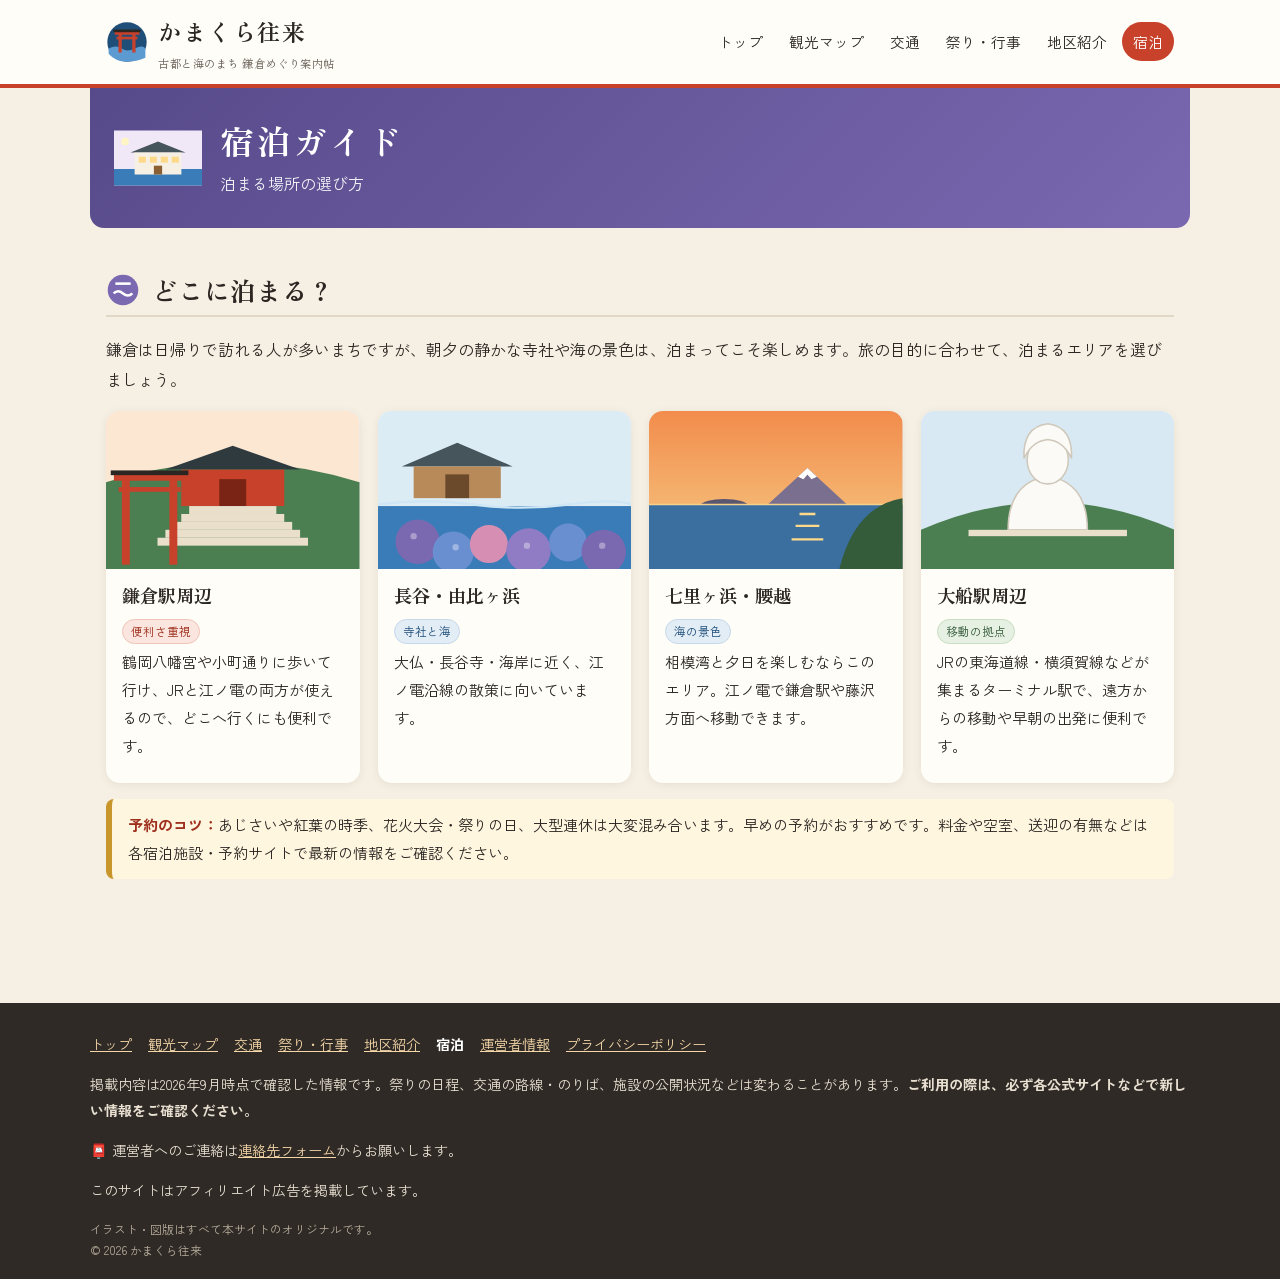
<file: shukuhaku.html>
<!DOCTYPE html>
<html lang="ja">
<head>
<meta charset="UTF-8">
<meta name="viewport" content="width=device-width, initial-scale=1">
<title>鎌倉の宿泊ガイド｜かまくら往来</title>
<meta name="description" content="鎌倉で宿泊するエリアの選び方の案内です。">
<link rel="icon" href="favicon.svg" type="image/svg+xml">
<link rel="preconnect" href="https://fonts.googleapis.com">
<link rel="preconnect" href="https://fonts.gstatic.com" crossorigin>
<link href="https://fonts.googleapis.com/css2?family=Zen+Kaku+Gothic+New:wght@400;700&family=Zen+Old+Mincho:wght@600;700&display=swap" rel="stylesheet">
<link rel="stylesheet" href="style.css">
</head>
<body>
<header class="site-header"><div class="header-inner">
<a class="logo" href="index.html"><svg viewBox="0 0 64 64" xmlns="http://www.w3.org/2000/svg" role="img" aria-label="かまくら往来ロゴ"><title>かまくら往来ロゴ</title>
<circle cx="32" cy="32" r="30" fill="#1f4e79"/>
<path d="M4 42 Q16 36 24 42 T44 42 T60 42 V56 Q46 62 32 62 Q14 62 4 50Z" fill="#5c9bd1"/>
<rect x="13" y="16" width="38" height="5" rx="2" fill="#c8412b"/>
<rect x="16" y="24" width="32" height="4" fill="#c8412b"/>
<rect x="19" y="18" width="5" height="30" fill="#c8412b"/>
<rect x="40" y="18" width="5" height="30" fill="#c8412b"/>
<rect x="11" y="13" width="42" height="4" rx="2" fill="#2b2622"/>
</svg><span class="logo-text">かまくら往来<span class="logo-sub">古都と海のまち 鎌倉めぐり案内帖</span></span></a>
<nav class="gnav" aria-label="メインメニュー"><ul><li><a href="index.html">トップ</a></li><li><a href="map.html">観光マップ</a></li><li><a href="kotsu.html">交通</a></li><li><a href="matsuri.html">祭り・行事</a></li><li><a href="areas.html">地区紹介</a></li><li><a href="shukuhaku.html" aria-current="page">宿泊</a></li></ul></nav>
</div></header>
<!-- PR表記（ステマ規制・楽天アフィリエイトの規約対応）：広告が実際に表示されたときだけ出ます -->
<div class="pr-top" id="pr-top" role="note" hidden style="background:#fff;border-bottom:1px solid #e6dfd2;"><p style="max-width:1100px;margin:0 auto;padding:7px 16px;text-align:left;font-size:14px;line-height:1.6;color:#333;font-weight:500;"><b style="display:inline-block;background:#8a3a1d;color:#fff;border-radius:4px;padding:0 8px;margin-right:8px;font-size:12px;line-height:1.7;vertical-align:1px;">PR</b>このページには広告を含みます</p></div>
<script>(function(){var n=document.getElementById("pr-top");if(!n)return;function on(e){if(e.classList.contains("is-empty")||!e.getClientRects().length)return false;var c=getComputedStyle(e);if(c.display==="none"||c.visibility==="hidden")return false;return !!e.querySelector("a[href],iframe,img")}function chk(){var s=document.querySelectorAll("[data-ad-slot],.ad-frame");for(var i=0;i<s.length;i++){if(on(s[i])){n.hidden=false;if(mo)mo.disconnect();return}}}var mo=window.MutationObserver?new MutationObserver(function(){clearTimeout(t);t=setTimeout(chk,100)}):null,t;document.addEventListener("DOMContentLoaded",function(){chk();if(mo)mo.observe(document.body,{subtree:true,childList:true,attributes:true,attributeFilter:["hidden","class","style"]})});window.addEventListener("load",chk)})();</script>

<main>
<div class="page-hero ajisai"><svg viewBox="0 0 320 200" xmlns="http://www.w3.org/2000/svg" role="img" aria-label="海辺の宿のイラスト"><title>海辺の宿のイラスト</title>
<rect width="320" height="200" fill="#f1e8f7"/>
<rect y="140" width="320" height="60" fill="#3a7cb8"/>
<g transform="translate(70 40)"><path d="M-10 40 L90 0 L190 40Z" fill="#46545b"/><rect x="5" y="40" width="170" height="80" fill="#f6f0e4"/>
<g fill="#ffd98a"><rect x="20" y="55" width="26" height="22"/><rect x="60" y="55" width="26" height="22"/><rect x="100" y="55" width="26" height="22"/><rect x="140" y="55" width="26" height="22"/></g>
<rect x="75" y="88" width="30" height="32" fill="#8a5f33"/></g>
<circle cx="40" cy="40" r="14" fill="#fff4c4"/>
</svg><div><h1>宿泊ガイド</h1><p>泊まる場所の選び方</p></div></div>
<section><h2 class="sec-title" id="where"><svg class="mark" viewBox="0 0 40 40" aria-hidden="true"><circle cx="20" cy="20" r="18" fill="#7a68b0"/><path d="M9 24 Q14 19 20 24 T31 24" stroke="#fff" stroke-width="3" fill="none"/><rect x="11" y="11" width="18" height="3" fill="#fff"/></svg>どこに泊まる？</h2>
<p>鎌倉は日帰りで訪れる人が多いまちですが、朝夕の静かな寺社や海の景色は、泊まってこそ楽しめます。旅の目的に合わせて、泊まるエリアを選びましょう。</p>
<div class="cards">
<article class="card"><div class="pic"><svg viewBox="0 0 320 200" xmlns="http://www.w3.org/2000/svg" role="img" aria-label="朱塗りの社殿と大石段のイラスト"><title>朱塗りの社殿と大石段のイラスト</title>
<rect width="320" height="200" fill="#fbe7d2"/>
<path d="M0 90 Q160 40 320 90 V200 H0Z" fill="#4b7f52"/>
<g transform="translate(95 40)">
<path d="M-20 34 L65 4 L150 34Z" fill="#2f3a3f"/><rect x="0" y="34" width="130" height="46" fill="#c8412b"/>
<rect x="48" y="46" width="34" height="34" fill="#7a2415"/></g>
<g fill="#e9dfcb"><rect x="105" y="120" width="110" height="10"/><rect x="95" y="130" width="130" height="10"/><rect x="85" y="140" width="150" height="10"/><rect x="75" y="150" width="170" height="10"/><rect x="65" y="160" width="190" height="10"/></g>
<g fill="#c8412b"><rect x="20" y="84" width="10" height="110"/><rect x="80" y="84" width="10" height="110"/><rect x="10" y="80" width="90" height="8"/><rect x="16" y="96" width="78" height="6"/></g>
<rect x="6" y="75" width="98" height="6" fill="#2b2622"/>
</svg></div><div class="body"><h3>鎌倉駅周辺</h3><div><span class="tag shu">便利さ重視</span></div><p>鶴岡八幡宮や小町通りに歩いて行け、JRと江ノ電の両方が使えるので、どこへ行くにも便利です。</p></div></article>
<article class="card"><div class="pic"><svg viewBox="0 0 320 200" xmlns="http://www.w3.org/2000/svg" role="img" aria-label="海を望む寺とあじさいのイラスト"><title>海を望む寺とあじさいのイラスト</title>
<rect width="320" height="200" fill="#dcecf5"/>
<rect y="120" width="320" height="80" fill="#3a7cb8"/>
<path d="M0 118 Q60 110 120 118 T240 118 T320 118" stroke="#cfe6f5" stroke-width="3" fill="none"/>
<g transform="translate(40 40)"><path d="M-10 30 L60 0 L130 30Z" fill="#46545b"/><rect x="5" y="30" width="110" height="40" fill="#b88a5a"/><rect x="45" y="40" width="30" height="30" fill="#6b4a2c"/></g>
<g><circle cx="50" cy="165" r="28" fill="#7a68b0"/><circle cx="95" cy="178" r="26" fill="#6a8fd1"/><circle cx="140" cy="168" r="24" fill="#d68fb2"/><circle cx="190" cy="176" r="28" fill="#8f7cc4"/><circle cx="240" cy="166" r="24" fill="#6a8fd1"/><circle cx="285" cy="178" r="28" fill="#7a68b0"/></g>
<g fill="#fff" opacity=".35"><circle cx="45" cy="158" r="4"/><circle cx="98" cy="172" r="4"/><circle cx="188" cy="170" r="4"/><circle cx="283" cy="170" r="4"/></g>
</svg></div><div class="body"><h3>長谷・由比ヶ浜</h3><div><span class="tag ai">寺社と海</span></div><p>大仏・長谷寺・海岸に近く、江ノ電沿線の散策に向いています。</p></div></article>
<article class="card"><div class="pic"><svg viewBox="0 0 320 200" xmlns="http://www.w3.org/2000/svg" role="img" aria-label="夕日と富士山、島影、岬のイラスト"><title>夕日と富士山、島影、岬のイラスト</title>
<defs><linearGradient id="ss" x1="0" y1="0" x2="0" y2="1"><stop offset="0" stop-color="#f28c4c"/><stop offset="1" stop-color="#f7d08a"/></linearGradient></defs>
<rect width="320" height="200" fill="url(#ss)"/>
<circle cx="200" cy="112" r="22" fill="#fff2c7"/>
<path d="M150 118 L200 72 L250 118Z" fill="#7a6f8f"/><path d="M188 83 L200 72 L212 83 L205 86 L200 80 L195 86Z" fill="#fff"/>
<ellipse cx="95" cy="120" rx="30" ry="9" fill="#5b5670"/>
<rect y="118" width="320" height="82" fill="#3a6fa0"/>
<path d="M0 118 H320" stroke="#f7d08a" stroke-width="2"/>
<path d="M190 130 h20 M185 145 h30 M180 162 h40" stroke="#ffd98a" stroke-width="3"/>
<path d="M240 200 Q260 120 320 110 V200Z" fill="#355c3a"/>
</svg></div><div class="body"><h3>七里ヶ浜・腰越</h3><div><span class="tag ai">海の景色</span></div><p>相模湾と夕日を楽しむならこのエリア。江ノ電で鎌倉駅や藤沢方面へ移動できます。</p></div></article>
<article class="card"><div class="pic"><svg viewBox="0 0 320 200" xmlns="http://www.w3.org/2000/svg" role="img" aria-label="丘の上の白い観音像のイラスト"><title>丘の上の白い観音像のイラスト</title>
<rect width="320" height="200" fill="#d8e9f3"/>
<path d="M0 150 Q160 80 320 150 V200 H0Z" fill="#4b7f52"/>
<g fill="#fbfaf6" stroke="#cfc8bb" stroke-width="2">
<path d="M110 150 Q110 90 160 82 Q210 90 210 150Z"/>
<ellipse cx="160" cy="62" rx="26" ry="30"/>
<path d="M130 60 Q128 20 160 16 Q192 20 190 60 Q180 38 160 36 Q140 38 130 60Z"/></g>
<rect x="60" y="150" width="200" height="8" fill="#e9dfcb"/>
</svg></div><div class="body"><h3>大船駅周辺</h3><div><span class="tag take">移動の拠点</span></div><p>JRの東海道線・横須賀線などが集まるターミナル駅で、遠方からの移動や早朝の出発に便利です。</p></div></article>
</div>
<div class="notice"><strong>予約のコツ：</strong>あじさいや紅葉の時季、花火大会・祭りの日、大型連休は大変混み合います。早めの予約がおすすめです。料金や空室、送迎の有無などは各宿泊施設・予約サイトで最新の情報をご確認ください。</div>
</section>
<div class="ad-slot" data-ad-slot="ad6"><span class="ad-label">広告</span><div class="ad-body"><!-- 枠ID: ad6（広告の内容はGoogleスプレッドシートで設定します） --><span>広告枠（宿泊予約サイトなど）（ad6）</span></div></div>
<div class="furusato-grid"><div class="ad-slot" data-ad-slot="furusato5"><span class="ad-label">広告</span><div class="ad-body"><!-- 枠ID: furusato5（広告の内容はGoogleスプレッドシートで設定します） --><span>ふるさと納税 広告枠（furusato5）</span></div></div></div>
<div class="ad-slot" data-ad-slot="ad7"><span class="ad-label">広告</span><div class="ad-body"><!-- 枠ID: ad7（広告の内容はGoogleスプレッドシートで設定します） --><span>広告枠（宿泊予約サイトなど）（ad7）</span></div></div>
</main>
<footer class="site-footer"><div class="footer-inner">
<ul class="footer-nav"><li><a href="index.html">トップ</a></li><li><a href="map.html">観光マップ</a></li><li><a href="kotsu.html">交通</a></li><li><a href="matsuri.html">祭り・行事</a></li><li><a href="areas.html">地区紹介</a></li><li><a href="shukuhaku.html" aria-current="page">宿泊</a></li><li><a href="unei.html">運営者情報</a></li><li><a href="privacy.html">プライバシーポリシー</a></li></ul>
<p>掲載内容は2026年9月時点で確認した情報です。祭りの日程、交通の路線・のりば、施設の公開状況などは変わることがあります。<strong>ご利用の際は、必ず各公式サイトなどで新しい情報をご確認ください。</strong></p>
<p>📮 運営者へのご連絡は<a href="unei.html#contact">連絡先フォーム</a>からお願いします。</p>
<p>このサイトはアフィリエイト広告を掲載しています。</p>
<small>イラスト・図版はすべて本サイトのオリジナルです。<br>© <span id="copyYear">2026</span> かまくら往来</small>
</div></footer>
<script>
(function(){var y=document.getElementById("copyYear");if(y){y.textContent=new Date().getFullYear();}})();
</script>
<script src="ads.js" defer></script>
</body>
</html>
</file>
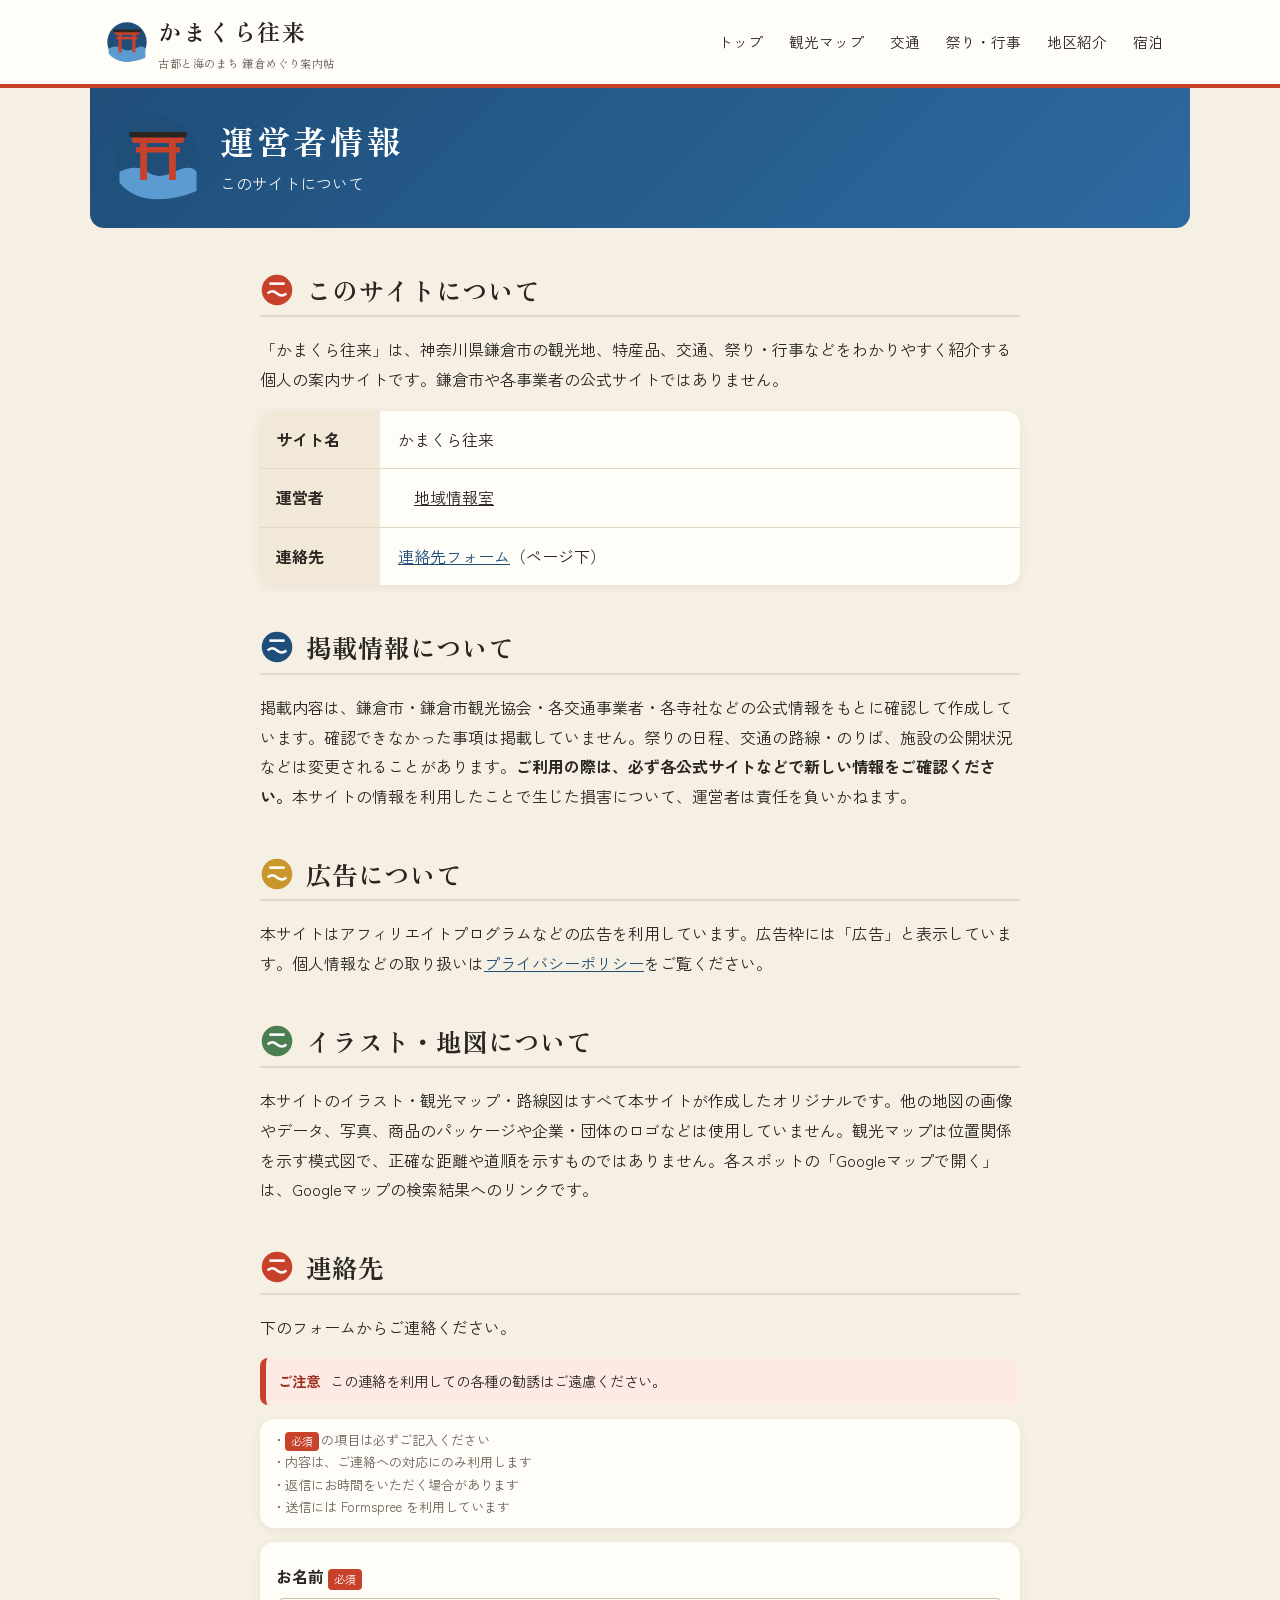
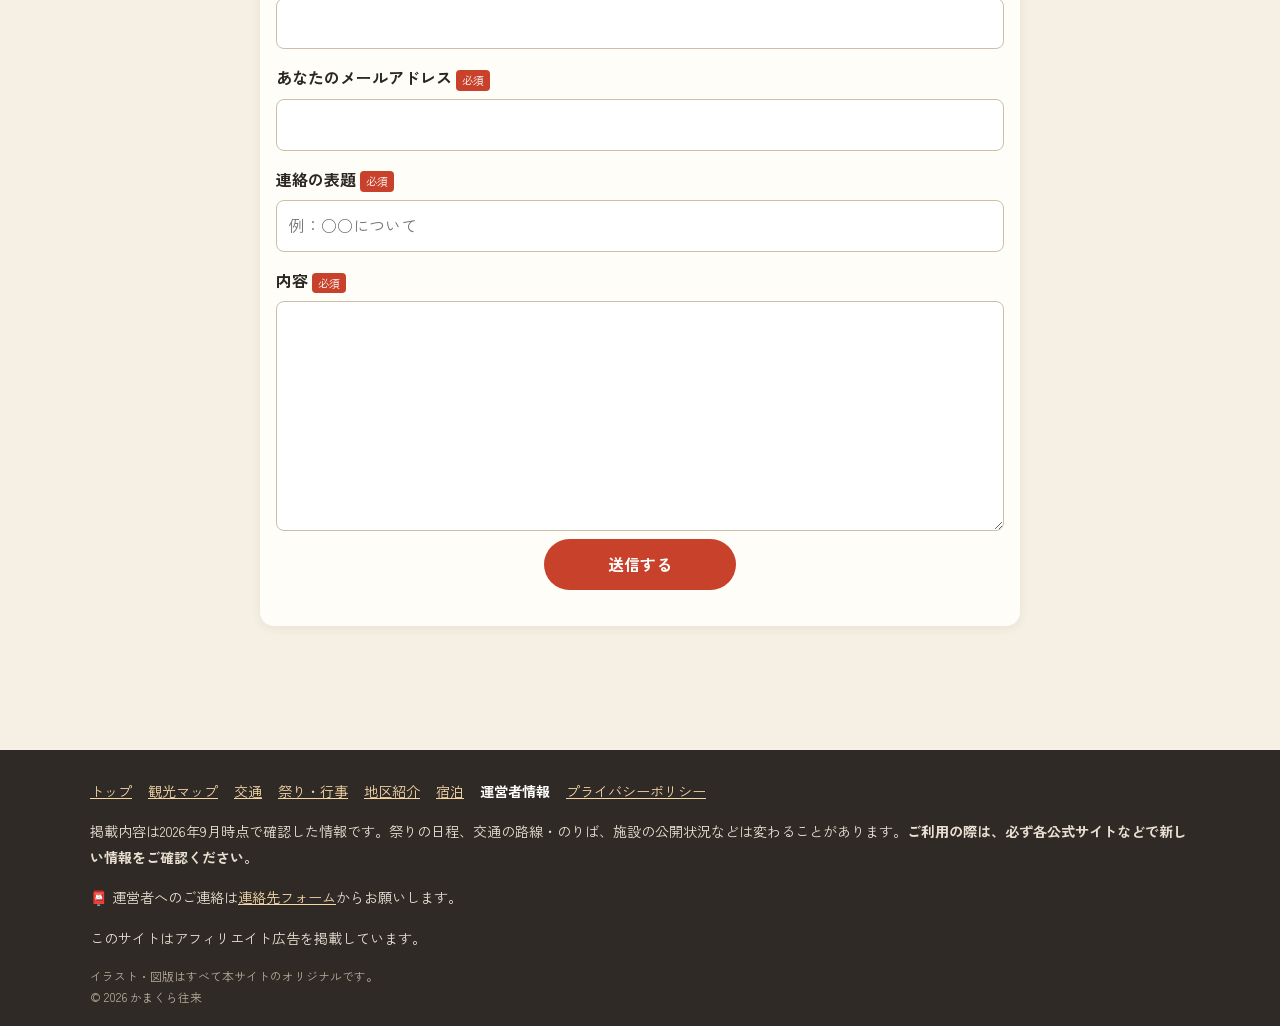
<file: unei.html>
<!DOCTYPE html>
<html lang="ja">
<head>
<meta charset="UTF-8">
<meta name="viewport" content="width=device-width, initial-scale=1">
<title>運営者情報｜かまくら往来</title>
<meta name="description" content="かまくら往来の運営者情報、掲載情報、広告、イラストについて。">
<link rel="icon" href="favicon.svg" type="image/svg+xml">
<link rel="preconnect" href="https://fonts.googleapis.com">
<link rel="preconnect" href="https://fonts.gstatic.com" crossorigin>
<link href="https://fonts.googleapis.com/css2?family=Zen+Kaku+Gothic+New:wght@400;700&family=Zen+Old+Mincho:wght@600;700&display=swap" rel="stylesheet">
<link rel="stylesheet" href="style.css">
</head>
<body>
<header class="site-header"><div class="header-inner">
<a class="logo" href="index.html"><svg viewBox="0 0 64 64" xmlns="http://www.w3.org/2000/svg" role="img" aria-label="かまくら往来ロゴ"><title>かまくら往来ロゴ</title>
<circle cx="32" cy="32" r="30" fill="#1f4e79"/>
<path d="M4 42 Q16 36 24 42 T44 42 T60 42 V56 Q46 62 32 62 Q14 62 4 50Z" fill="#5c9bd1"/>
<rect x="13" y="16" width="38" height="5" rx="2" fill="#c8412b"/>
<rect x="16" y="24" width="32" height="4" fill="#c8412b"/>
<rect x="19" y="18" width="5" height="30" fill="#c8412b"/>
<rect x="40" y="18" width="5" height="30" fill="#c8412b"/>
<rect x="11" y="13" width="42" height="4" rx="2" fill="#2b2622"/>
</svg><span class="logo-text">かまくら往来<span class="logo-sub">古都と海のまち 鎌倉めぐり案内帖</span></span></a>
<nav class="gnav" aria-label="メインメニュー"><ul><li><a href="index.html">トップ</a></li><li><a href="map.html">観光マップ</a></li><li><a href="kotsu.html">交通</a></li><li><a href="matsuri.html">祭り・行事</a></li><li><a href="areas.html">地区紹介</a></li><li><a href="shukuhaku.html">宿泊</a></li></ul></nav>
</div></header>
<main>
<div class="page-hero"><svg viewBox="0 0 64 64" xmlns="http://www.w3.org/2000/svg" role="img" aria-label="かまくら往来ロゴ"><title>かまくら往来ロゴ</title>
<circle cx="32" cy="32" r="30" fill="#1f4e79"/>
<path d="M4 42 Q16 36 24 42 T44 42 T60 42 V56 Q46 62 32 62 Q14 62 4 50Z" fill="#5c9bd1"/>
<rect x="13" y="16" width="38" height="5" rx="2" fill="#c8412b"/>
<rect x="16" y="24" width="32" height="4" fill="#c8412b"/>
<rect x="19" y="18" width="5" height="30" fill="#c8412b"/>
<rect x="40" y="18" width="5" height="30" fill="#c8412b"/>
<rect x="11" y="13" width="42" height="4" rx="2" fill="#2b2622"/>
</svg><div><h1>運営者情報</h1><p>このサイトについて</p></div></div>
<div class="narrow">
<section><h2 class="sec-title" id="about"><svg class="mark" viewBox="0 0 40 40" aria-hidden="true"><circle cx="20" cy="20" r="18" fill="#c8412b"/><path d="M9 24 Q14 19 20 24 T31 24" stroke="#fff" stroke-width="3" fill="none"/><rect x="11" y="11" width="18" height="3" fill="#fff"/></svg>このサイトについて</h2>
<p>「かまくら往来」は、神奈川県鎌倉市の観光地、特産品、交通、祭り・行事などをわかりやすく紹介する個人の案内サイトです。鎌倉市や各事業者の公式サイトではありません。</p>
<div class="info-card"><dl class="info-list">
<div><dt>サイト名</dt><dd>かまくら往来</dd></div>
<div><dt>運営者</dt><dd>　<a href="https://leben-k.github.io/" style="color:inherit;">地域情報室</a></dd></div>
<div><dt>連絡先</dt><dd><a href="#contact">連絡先フォーム</a><span class="nw">（ページ下）</span></dd></div>
</dl></div>
</section>
<section><h2 class="sec-title" id="info"><svg class="mark" viewBox="0 0 40 40" aria-hidden="true"><circle cx="20" cy="20" r="18" fill="#1f4e79"/><path d="M9 24 Q14 19 20 24 T31 24" stroke="#fff" stroke-width="3" fill="none"/><rect x="11" y="11" width="18" height="3" fill="#fff"/></svg>掲載情報について</h2>
<p>掲載内容は、鎌倉市・鎌倉市観光協会・各交通事業者・各寺社などの公式情報をもとに確認して作成しています。確認できなかった事項は掲載していません。祭りの日程、交通の路線・のりば、施設の公開状況などは変更されることがあります。<b>ご利用の際は、必ず各公式サイトなどで新しい情報をご確認ください。</b>本サイトの情報を利用したことで生じた損害について、運営者は責任を負いかねます。</p>
</section>
<section><h2 class="sec-title" id="ad"><svg class="mark" viewBox="0 0 40 40" aria-hidden="true"><circle cx="20" cy="20" r="18" fill="#c9962b"/><path d="M9 24 Q14 19 20 24 T31 24" stroke="#fff" stroke-width="3" fill="none"/><rect x="11" y="11" width="18" height="3" fill="#fff"/></svg>広告について</h2>
<p>本サイトはアフィリエイトプログラムなどの広告を利用しています。広告枠には「広告」と表示しています。個人情報などの取り扱いは<a href="privacy.html">プライバシーポリシー</a>をご覧ください。</p>
</section>
<section><h2 class="sec-title" id="copy"><svg class="mark" viewBox="0 0 40 40" aria-hidden="true"><circle cx="20" cy="20" r="18" fill="#4b7f52"/><path d="M9 24 Q14 19 20 24 T31 24" stroke="#fff" stroke-width="3" fill="none"/><rect x="11" y="11" width="18" height="3" fill="#fff"/></svg>イラスト・地図について</h2>
<p>本サイトのイラスト・観光マップ・路線図はすべて本サイトが作成したオリジナルです。他の地図の画像やデータ、写真、商品のパッケージや企業・団体のロゴなどは使用していません。観光マップは位置関係を示す模式図で、正確な距離や道順を示すものではありません。各スポットの「Googleマップで開く」は、Googleマップの検索結果へのリンクです。</p>
</section>
<section><h2 class="sec-title" id="contact"><svg class="mark" viewBox="0 0 40 40" aria-hidden="true"><circle cx="20" cy="20" r="18" fill="#c8412b"/><path d="M9 24 Q14 19 20 24 T31 24" stroke="#fff" stroke-width="3" fill="none"/><rect x="11" y="11" width="18" height="3" fill="#fff"/></svg>連絡先</h2>
<p>下のフォームからご連絡ください。</p>
<div class="notice important"><strong>ご注意</strong><span class="seg"><span class="nw">この連絡を利用しての各種の勧誘は</span><span class="nw">ご遠慮ください。</span></span></div>
<ul class="form-points">
<li><span class="req">必須</span>の項目は必ずご記入ください</li>
<li>内容は、ご連絡への対応にのみ利用します</li>
<li>返信にお時間をいただく場合があります</li>
<li>送信には Formspree を利用しています</li>
</ul>
<form class="contact-form" id="contactForm" action="https://formspree.io/f/xeaowndg" method="POST">
<input type="hidden" name="_subject" id="mailSubject" value="【かまくら往来】連絡">
<input type="text" name="_gotcha" class="hp" tabindex="-1" autocomplete="off" aria-hidden="true">
<label>お名前 <span class="req">必須</span><input type="text" name="name" required maxlength="80" autocomplete="name"></label>
<label>あなたのメールアドレス <span class="req">必須</span><input type="email" name="email" required maxlength="200" autocomplete="email"></label>
<label>連絡の表題 <span class="req">必須</span><input type="text" name="title" id="mailTitle" required maxlength="100" placeholder="例：○○について"></label>
<label>内容 <span class="req">必須</span><textarea name="message" rows="7" required maxlength="3000"></textarea></label>
<button type="submit" class="send-btn">送信する</button>
<p class="form-status" id="formStatus" role="status" aria-live="polite"></p>
</form>
<script>
(function(){
  var f=document.getElementById("contactForm"), st=document.getElementById("formStatus");
  f.addEventListener("submit",function(e){
    e.preventDefault();
    document.getElementById("mailSubject").value="【かまくら往来】"+document.getElementById("mailTitle").value;
    var btn=f.querySelector("button"); btn.disabled=true; st.className="form-status"; st.textContent="送信中です…";
    fetch(f.action,{method:"POST",body:new FormData(f),headers:{"Accept":"application/json"}})
    .then(function(r){
      if(r.ok){ f.reset(); st.className="form-status ok"; st.textContent="送信しました。ご連絡ありがとうございます。"; }
      else{ return r.json().then(function(d){ throw new Error(d && d.errors ? d.errors.map(function(x){return x.message;}).join(" / ") : "送信できませんでした"); }); }
    })
    .catch(function(err){ st.className="form-status ng"; st.textContent="送信できませんでした。時間をおいて再度お試しください。（"+err.message+"）"; })
    .finally(function(){ btn.disabled=false; });
  });
})();
</script>
</section>
</div>
</main>
<footer class="site-footer"><div class="footer-inner">
<ul class="footer-nav"><li><a href="index.html">トップ</a></li><li><a href="map.html">観光マップ</a></li><li><a href="kotsu.html">交通</a></li><li><a href="matsuri.html">祭り・行事</a></li><li><a href="areas.html">地区紹介</a></li><li><a href="shukuhaku.html">宿泊</a></li><li><a href="unei.html" aria-current="page">運営者情報</a></li><li><a href="privacy.html">プライバシーポリシー</a></li></ul>
<p>掲載内容は2026年9月時点で確認した情報です。祭りの日程、交通の路線・のりば、施設の公開状況などは変わることがあります。<strong>ご利用の際は、必ず各公式サイトなどで新しい情報をご確認ください。</strong></p>
<p>📮 運営者へのご連絡は<a href="unei.html#contact">連絡先フォーム</a>からお願いします。</p>
<p>このサイトはアフィリエイト広告を掲載しています。</p>
<small>イラスト・図版はすべて本サイトのオリジナルです。<br>© <span id="copyYear">2026</span> かまくら往来</small>
</div></footer>
<script>
(function(){var y=document.getElementById("copyYear");if(y){y.textContent=new Date().getFullYear();}})();
</script>
</body>
</html>
</file>
<file: style.css>
/* かまくら往来 共通スタイル
   色：朱（鶴岡の社殿）・藍（相模湾）・竹（報国寺の竹林）・紫陽花・砂浜 */
:root{
  --shu:#c8412b; --shu-dk:#9e2f1d;
  --ai:#1f4e79; --ai-lt:#e3edf6;
  --take:#4b7f52; --take-lt:#e6f0e3;
  --ajisai:#7a68b0; --ajisai-lt:#eeeaf7;
  --suna:#f6f0e4; --paper:#fffdf8;
  --ink:#2b2622; --sub:#6b635b; --line:#e2d8c6;
  --gold:#c9962b;
  --radius:14px;
  --shadow:0 2px 10px rgba(60,40,20,.08);
}
*{box-sizing:border-box}
html{scroll-behavior:smooth}
body{
  margin:0; background:var(--suna); color:var(--ink);
  font-family:"Zen Kaku Gothic New","Hiragino Kaku Gothic ProN","Yu Gothic","Meiryo",sans-serif;
  line-height:1.85; font-size:16px;
}
img,svg{max-width:100%;height:auto}
a{color:var(--ai)}
a:hover{color:var(--shu)}
h1,h2,h3{font-family:"Zen Old Mincho","Hiragino Mincho ProN","Yu Mincho",serif;line-height:1.4}


/* ---- ヘッダー ---- */
.site-header{background:var(--paper);border-bottom:4px solid var(--shu);position:sticky;top:0;z-index:50}
.header-inner{max-width:1100px;margin:0 auto;display:flex;align-items:center;gap:16px;padding:10px 16px;flex-wrap:wrap}
.logo{display:flex;align-items:center;gap:10px;text-decoration:none;color:var(--ink)}
.logo svg{width:42px;height:42px}
.logo-text{font-family:"Zen Old Mincho",serif;font-size:1.45rem;font-weight:700;letter-spacing:.08em}
.logo-sub{display:block;font-size:.7rem;color:var(--sub);letter-spacing:.05em;font-weight:400}
.gnav{margin-left:auto}
.gnav ul{list-style:none;margin:0;padding:0;display:flex;flex-wrap:wrap;gap:4px}
.gnav a{display:block;padding:6px 11px;border-radius:999px;text-decoration:none;color:var(--ink);font-size:.92rem}
.gnav a:hover{background:var(--suna)}
.gnav a[aria-current="page"]{background:var(--shu);color:#fff}
@media (max-width:760px){
  .gnav{margin-left:0;width:100%}
  .gnav ul{display:grid;grid-template-columns:repeat(3,1fr);gap:4px}
  .gnav a{white-space:nowrap;font-size:.85rem;text-align:center;padding:6px 4px;background:var(--suna)}
}

/* ---- レイアウト ---- */
main{max-width:1100px;margin:0 auto;padding:0 16px 40px}
section{margin:44px 0}
.sec-title{display:flex;align-items:center;gap:12px;font-size:1.6rem;margin:0 0 18px;padding-bottom:8px;border-bottom:2px solid var(--line)}
.sec-title .mark{width:34px;height:34px;flex:none}
.lead{color:var(--sub);margin-top:-6px}

/* ---- ヒーロー ---- */
.hero{position:relative;border-radius:0 0 var(--radius) var(--radius);overflow:hidden;margin:0 -16px;background:var(--ai)}
.hero svg{display:block;width:100%;height:auto}
.hero-copy{position:absolute;left:5%;top:9%;color:#fff;text-shadow:0 2px 8px rgba(0,0,0,.35);max-width:62%}
.hero-copy h1{font-size:clamp(1.6rem,4.6vw,3rem);margin:0;letter-spacing:.1em}
.hero-copy p{margin:.4em 0 0;font-size:clamp(.85rem,1.9vw,1.15rem)}
.page-hero{background:linear-gradient(135deg,var(--ai),#2d6aa0);color:#fff;border-radius:0 0 var(--radius) var(--radius);margin:0 -16px;padding:26px 24px;display:flex;align-items:center;gap:18px}
.page-hero svg{width:88px;height:88px;flex:none}
.page-hero h1{margin:0;font-size:clamp(1.4rem,4vw,2.1rem);letter-spacing:.08em}
.page-hero p{margin:.3em 0 0;opacity:.92}
.page-hero.shu{background:linear-gradient(135deg,var(--shu-dk),var(--shu))}
.page-hero.take{background:linear-gradient(135deg,#355c3a,var(--take))}
.page-hero.ajisai{background:linear-gradient(135deg,#574a8a,var(--ajisai))}

/* ---- カード ---- */
.cards{display:grid;grid-template-columns:repeat(auto-fill,minmax(250px,1fr));gap:18px}
.card{background:var(--paper);border-radius:var(--radius);box-shadow:var(--shadow);overflow:hidden;display:flex;flex-direction:column}
.card .pic{display:block;width:100%;aspect-ratio:16/10;background:var(--ai-lt);overflow:hidden}
.card .pic svg{width:100%;height:100%;display:block}
.card .body{padding:14px 16px 16px;flex:1}
.card h3{margin:0 0 6px;font-size:1.15rem}
.card p{margin:0 0 8px;font-size:.94rem}
.tag{display:inline-block;font-size:.72rem;padding:1px 8px;border-radius:999px;background:var(--suna);color:var(--sub);margin:0 4px 4px 0;border:1px solid var(--line)}
.tag.shu{background:#fbe5df;color:var(--shu-dk);border-color:#f0c4b8}
.tag.ai{background:var(--ai-lt);color:var(--ai);border-color:#c5d8ea}
.tag.take{background:var(--take-lt);color:#355c3a;border-color:#c7ddc2}
.maplink{display:inline-block;font-size:.85rem;margin-top:4px;text-decoration:none;border:1px solid var(--ai);border-radius:999px;padding:2px 10px}
.maplink:hover{background:var(--ai);color:#fff}

/* ---- 基本データ ---- */
.facts{display:grid;grid-template-columns:repeat(auto-fill,minmax(165px,1fr));gap:12px}
.fact{background:var(--paper);border-radius:var(--radius);padding:14px 16px;box-shadow:var(--shadow);border-top:5px solid var(--shu)}
.fact:nth-child(2n){border-top-color:var(--ai)}
.fact:nth-child(3n){border-top-color:var(--take)}
.fact .k{font-size:.8rem;color:var(--sub)}
.fact .v{font-size:1.3rem;font-weight:700;font-family:"Zen Old Mincho",serif}
.fact .n{font-size:.78rem;color:var(--sub)}

/* ---- 表 ---- */
.table-wrap{overflow-x:auto;background:var(--paper);border-radius:var(--radius);box-shadow:var(--shadow)}
table{border-collapse:collapse;width:100%;min-width:560px;font-size:.93rem}
th,td{padding:10px 12px;border-bottom:1px solid var(--line);text-align:left;vertical-align:top}
th{background:#f1e8d8;font-weight:700;white-space:nowrap}
tr:last-child td{border-bottom:none}

/* ---- 注意・お知らせ ---- */
.notice{background:#fff6e0;border-left:6px solid var(--gold);border-radius:8px;padding:12px 16px;margin:16px 0;font-size:.94rem}
.notice.important{background:#fdeae5;border-left-color:var(--shu)}
.notice strong{color:var(--shu-dk)}
.asof{display:inline-block;background:var(--ai);color:#fff;font-size:.8rem;padding:2px 10px;border-radius:6px;margin-bottom:6px}

/* ---- 図版 ---- */
.figure{background:var(--paper);border-radius:var(--radius);box-shadow:var(--shadow);padding:12px;margin:16px 0}
.figure figcaption{font-size:.82rem;color:var(--sub);margin-top:6px}
.scroll-x{overflow-x:auto;-webkit-overflow-scrolling:touch}
.scroll-x > svg{min-width:880px;display:block}
.hint-scroll{font-size:.8rem;color:var(--sub);display:none}
@media (max-width:900px){.hint-scroll{display:block}}

/* ---- 暦（祭り） ---- */
.timeline{list-style:none;margin:0;padding:0;position:relative}
.timeline::before{content:"";position:absolute;left:44px;top:0;bottom:0;width:3px;background:var(--line)}
.timeline li{position:relative;display:flex;gap:18px;margin-bottom:22px}
.timeline .mon{flex:none;width:90px;height:90px;border-radius:50%;background:var(--shu);color:#fff;display:flex;flex-direction:column;align-items:center;justify-content:center;font-family:"Zen Old Mincho",serif;z-index:1;box-shadow:var(--shadow)}
.timeline .mon b{font-size:1.5rem;line-height:1}
.timeline .mon span{font-size:.72rem}
.timeline li:nth-child(2n) .mon{background:var(--ai)}
.timeline li:nth-child(3n) .mon{background:var(--take)}
.timeline .ev{background:var(--paper);border-radius:var(--radius);box-shadow:var(--shadow);padding:14px 18px;flex:1;display:flex;gap:14px}
.timeline .ev svg{width:96px;height:96px;flex:none}
.timeline .ev h3{margin:0 0 4px}
@media (max-width:600px){
  .timeline::before{left:29px}
  .timeline .mon{width:60px;height:60px}
  .timeline .mon b{font-size:1.1rem}
  .timeline .ev{flex-direction:column}
  .timeline .ev svg{width:72px;height:72px}
}

/* ---- 地図ページ ---- */
.legend{display:flex;flex-wrap:wrap;gap:10px 18px;font-size:.85rem;margin:8px 0}
.legend span{display:inline-flex;align-items:center;gap:6px}
.legend i{display:inline-block;width:26px;height:6px;border-radius:3px}
.legend i.dot{width:14px;height:14px;border-radius:50%}
.spot-group{margin:26px 0}
.spot-group h3{border-left:6px solid var(--shu);padding-left:10px;margin:0 0 10px}
.spot-list{list-style:none;margin:0;padding:0;display:grid;grid-template-columns:repeat(auto-fill,minmax(min(330px,100%),1fr));gap:10px}
.spot-list li{background:var(--paper);border-radius:10px;box-shadow:var(--shadow);padding:10px 12px;display:flex;gap:10px;scroll-margin-top:120px}
.spot-list li:target{outline:3px solid var(--gold)}
.num{flex:none;width:30px;height:30px;border-radius:50%;background:var(--shu);color:#fff;font-weight:700;display:flex;align-items:center;justify-content:center;font-size:.85rem}
.num.ai{background:var(--ai)} .num.take{background:var(--take)} .num.aj{background:var(--ajisai)}
.spot-list b{display:block}
.spot-list small{color:var(--sub);display:block}
.map-svg a:hover circle{stroke:var(--gold);stroke-width:4}

/* ---- 広告枠 ---- */
.ad-slot{border:2px dashed #c9b999;background:#fbf7ee;border-radius:var(--radius);padding:18px;text-align:center;color:var(--sub);margin:26px 0;min-height:110px;display:flex;flex-direction:column;justify-content:center;align-items:center}
.ad-slot .ad-label{font-size:.72rem;letter-spacing:.2em;background:#e9dfcb;border-radius:4px;padding:1px 8px;margin-bottom:6px}
.furusato-grid{display:grid;grid-template-columns:repeat(auto-fill,minmax(min(100%,320px),1fr));gap:14px}
.furusato-grid .ad-slot{margin:0}

/* ---- ページ内目次 ---- */
.toc{background:var(--paper);border-radius:var(--radius);box-shadow:var(--shadow);padding:12px 16px;margin-top:22px}
.toc ul{margin:0;padding:0;list-style:none;display:flex;flex-wrap:wrap;gap:6px 8px}
.toc a{display:inline-block;padding:3px 12px;border:1px solid var(--line);border-radius:999px;text-decoration:none;font-size:.88rem;background:#fff}

/* ---- 出典 ---- */
.sources{font-size:.82rem;color:var(--sub);background:var(--paper);border-radius:var(--radius);padding:12px 18px}
.sources ul{margin:.3em 0;padding-left:1.2em}

/* ---- フッター ---- */
.site-footer{background:#2f2a26;color:#e9e0d2;padding:28px 16px 18px;margin-top:40px;font-size:.88rem}
.footer-inner{max-width:1100px;margin:0 auto}
.site-footer a{color:#f5d7a8}
.footer-nav{display:flex;flex-wrap:wrap;gap:6px 16px;list-style:none;padding:0;margin:0 0 12px}
.site-footer small{display:block;margin-top:10px;color:#b8ad9c}

.zoom-btn{display:none;margin:0 0 8px;padding:6px 14px;border-radius:999px;border:1px solid var(--ai);background:#fff;color:var(--ai);font:inherit;font-size:.88rem;cursor:pointer}
.scroll-x.fit > svg{min-width:0;width:100%}
@media (max-width:900px){.zoom-btn{display:inline-block}}
@media (max-width:760px){.site-header{position:static}}

/* ---- お問い合わせフォーム ---- */
.contact-form{background:var(--paper);border-radius:var(--radius);box-shadow:var(--shadow);width:100%}
.contact-form label{display:block;font-weight:700;margin-bottom:14px}
.contact-form input[type=text],.contact-form input[type=email],.contact-form select,.contact-form textarea{display:block;width:100%;margin-top:6px;padding:10px 12px;border:1px solid #cdbfa5;border-radius:8px;font:inherit;font-weight:400;background:#fff}
.contact-form input:focus,.contact-form select:focus,.contact-form textarea:focus{outline:3px solid #f0c4b8;border-color:var(--shu)}
.req{display:inline-block;background:var(--shu);color:#fff;font-size:.7rem;padding:0 6px;border-radius:4px;vertical-align:middle;font-weight:400}
.hp{position:absolute;left:-9999px;width:1px;height:1px;opacity:0}
.form-note{font-size:.82rem;color:var(--sub)}
.send-btn:hover{background:var(--shu-dk)}
.send-btn:disabled{opacity:.6;cursor:wait}
.form-status.ok{color:var(--take);font-weight:700}
.form-status.ng{color:var(--shu-dk);font-weight:700}

/* ---- スマホで横スクロールさせない表 ---- */
@media (max-width:600px){
  table.stack{min-width:0}
  table.stack tr:first-child{display:none}
  table.stack tr{display:block;border-bottom:2px solid var(--line);padding:6px 0}
  table.stack td{display:flex;gap:10px;border-bottom:none;padding:4px 12px}
  table.stack td::before{content:attr(data-label);flex:none;width:6.5em;font-weight:700;color:var(--sub);font-size:.85rem}
}
.footer-nav a[aria-current="page"]{color:#fff;font-weight:700;text-decoration:none}

/* ---- 観光マップ：カードのボタン行・地図にもどる ---- */
.sr{position:absolute;width:1px;height:1px;overflow:hidden;clip:rect(0 0 0 0);white-space:nowrap}
.gm-line{display:flex;flex-wrap:wrap;gap:6px 10px;align-items:center;margin:6px 0 0}
.gm-line .maplink{margin-top:0}
.to-map{display:inline-block;text-decoration:none;border:1px solid var(--shu);color:var(--shu-dk);border-radius:999px;background:#fff}
.to-map:hover{background:var(--shu);color:#fff}
.gm-line .maplink,.gm-line .to-map{font-size:.8rem;padding:2px 9px;white-space:nowrap}
#map-top{scroll-margin-top:110px}
@keyframes pinpulse{0%,100%{stroke-width:2}50%{stroke-width:9}}
.map-svg a.hl circle{stroke:#c9962b;animation:pinpulse .8s ease-in-out 3}
@media (max-width:760px){#map-top{scroll-margin-top:10px}}
@media (max-width:420px){
  .gm-line{gap:6px}
  .gm-line .maplink,.gm-line .to-map{font-size:.78rem;padding:2px 8px}
  .spot-list li{padding:10px}
}
@media (max-width:340px){
  .gm-line{gap:4px}
  .gm-line .maplink,.gm-line .to-map{font-size:.74rem;padding:2px 6px}
}

/* ---- フッターの現在地 ---- */

/* ---- 運営者情報ページ：すべてを1本の列にそろえる ---- */
.narrow{max-width:760px;margin:0 auto}
.info-card{background:var(--paper);border-radius:var(--radius);box-shadow:var(--shadow);overflow:hidden}
.info-list{margin:0}
.info-list > div{display:grid;grid-template-columns:7.5em 1fr;align-items:center;border-bottom:1px solid var(--line)}
.info-list > div:last-child{border-bottom:none}
.info-list dt{margin:0;padding:14px 16px;background:#f1e8d8;font-weight:700;align-self:stretch;display:flex;align-items:center}
.info-list dd{margin:0;padding:14px 18px}
.info-list dd.todo{color:var(--sub);font-style:normal}
.narrow .notice{margin:0 0 14px}
.narrow .contact-form label:last-of-type{margin-bottom:6px}
@media (max-width:600px){
  .info-list > div{grid-template-columns:5.5em 1fr}
  .info-list dt{padding:12px 10px;font-size:.92rem}
  .info-list dd{padding:12px 12px}
}
.nw{white-space:nowrap}

/* ---- 連絡先フォーム：説明は欄の前に、1項目1行で ---- */
.narrow .notice{display:flex;flex-wrap:wrap;gap:2px 10px;align-items:baseline}
.narrow .notice strong{flex:none}
.form-points li{position:relative;padding-left:1em;line-height:1.7}
.form-points li::before{content:"・";position:absolute;left:0}
.form-points .req{margin-right:2px}
.narrow .notice .seg{flex:1 1 0;min-width:0}
.narrow .notice .seg .nw{display:inline-block}

/* ---- 連絡先フォーム：スマホ・PCで同じ見た目（画面幅で変えない） ---- */
.narrow .notice{font-size:.9rem;padding:10px 12px}
.form-points{list-style:none;margin:0 0 14px;padding:10px 12px;background:var(--paper);border-radius:var(--radius);box-shadow:var(--shadow);font-size:.82rem;color:var(--sub)}
.contact-form{padding:20px 16px}
.send-btn{display:block;margin:8px auto 0;min-width:12em;padding:11px 32px;background:var(--shu);color:#fff;border:none;border-radius:999px;font:inherit;font-weight:700;cursor:pointer}
.send-btn:hover{background:var(--shu-dk)}
.send-btn:disabled{opacity:.6;cursor:wait}

/* ---- プライバシーポリシー ---- */
.policy .policy-meta{margin:18px 0 0;text-align:right;font-size:.85rem;color:var(--sub)}
.policy section{margin:30px 0}
.policy ul{margin:.5em 0 .9em;padding-left:1.4em}
.policy li{margin:.45em 0}
.policy p{margin:.6em 0}
.policy .sec-title{font-size:1.3rem}
.page-hero h1.long{font-size:clamp(1.1rem,5.4vw,2.1rem);letter-spacing:.03em;white-space:nowrap}

/* ---- 広告枠：スプレッドシートの内容が入ったとき ---- */
.ad-slot[hidden],.furusato-grid[hidden]{display:none}
.ad-slot.has-ad{border:none;background:none;padding:0;min-height:0;align-items:stretch;color:inherit}
.ad-slot.has-ad .ad-label{align-self:center}
.ad-slot.has-ad .ad-body{display:flex;flex-direction:column;align-items:center;gap:8px;max-width:100%;overflow-x:auto}
.ad-slot .ad-body img{max-width:none}
</file>
